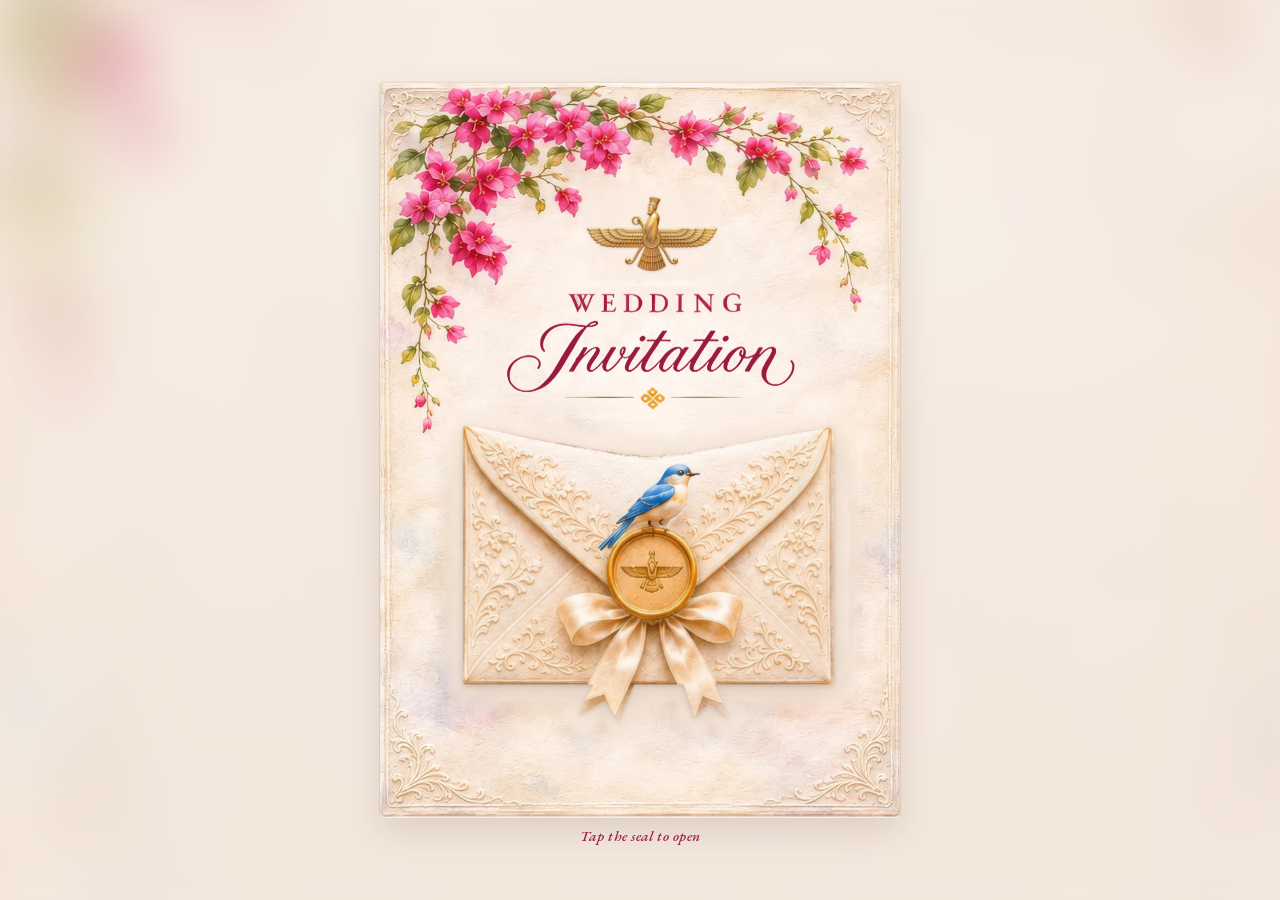
<file: index.html>
<!doctype html>
<html lang="en">
<head>
  <meta charset="utf-8">
  <meta name="viewport" content="width=device-width, initial-scale=1, viewport-fit=cover">
  <meta name="theme-color" content="#f4ebe2">
  <meta name="description" content="Naazlina and Zarir Patwa invite you to the wedding of Rukhshana with Ruzbeh on Friday, 26 February 2027, 6 PM, Albless Baug, Mumbai.">
  <meta name="referrer" content="no-referrer">
  <meta property="og:title" content="Rukhshana &amp; Ruzbeh · Wedding Invitation">
  <meta property="og:description" content="Friday, 26 February 2027 · 6 PM · Albless Baug, Mumbai">
  <meta property="og:type" content="website">
  <meta property="og:url" content="https://ruzbeh.github.io/rukhshana-ruzbeh/">
  <meta property="og:image" content="https://ruzbeh.github.io/rukhshana-ruzbeh/assets/og-main.jpg">
  <meta property="og:image:width" content="1200">
  <meta property="og:image:height" content="630">
  <meta property="og:image:alt" content="Rukhshana with Ruzbeh, wedding invitation, Friday 26 February 2027, Mumbai">
  <meta name="twitter:card" content="summary_large_image">
  <title>Rukhshana &amp; Ruzbeh</title>
  <link rel="icon" href="data:,">
    <link rel="preload" href="assets/fonts/EBGaramond.woff2" as="font" type="font/woff2" crossorigin>
  <link rel="preload" href="assets/fonts/EBGaramond-Italic.woff2" as="font" type="font/woff2" crossorigin>
  <link rel="preload" href="assets/art/bluebird/cover.webp?v=bluebird-6" as="image">
  <link rel="stylesheet" href="styles.css?v=bluebird-4">
  <link rel="stylesheet" href="card-layout.css?v=bluebird-4">
  <link rel="stylesheet" href="rsvp.css?v=bluebird-4">
  <link rel="stylesheet" href="parents-handover.css?v=bluebird-4">
  <link rel="stylesheet" href="real-flowers.css?v=bluebird-4">
  <link rel="stylesheet" href="bluebird.css?v=bluebird-6">
  <link rel="stylesheet" href="bluebird-art.css?v=bluebird-20">
  <link rel="stylesheet" href="bluebird-rsvp.css?v=rsvp-2">
  <script src="app.js?v=bluebird-20" defer></script>
</head>
<body class="is-sealed theme-bluebird" data-handover="off" data-page-guide="off">

  <div class="table" aria-hidden="true"></div>

  <div class="sealed" id="sealed">
    <div class="petals petals--far" id="petals-far" aria-hidden="true"></div>

    <div class="cover-card" id="cover-card">
      <img class="cover-art" src="assets/art/bluebird/cover.webp?v=bluebird-6" alt="" draggable="false">

      <header class="sealed-head" id="sealed-head">
        <img class="sealed-emblem" src="assets/art/bluebird/farohar-gold.webp?v=bluebird-7" alt="" draggable="false">
        <p class="cover-wedding"><img src="assets/art/bluebird/word-wedding.webp?v=bluebird-6" alt="Wedding" draggable="false"></p>
        <h1 class="cover-invitation"><img src="assets/art/bluebird/word-invitation.webp?v=bluebird-4" alt="Invitation" draggable="false"></h1>
        <img class="cover-rule" src="assets/art/bluebird/cover-rule.webp?v=bluebird-6" alt="" draggable="false">
        <div class="sealed-names" aria-label="Rukhshana and Ruzbeh" hidden><span>Rukhshana</span><span>and</span><span>Ruzbeh</span></div>
      </header>

      <div class="env-wrap" id="env-wrap">
        <video class="parents-delivery" id="parents-delivery" muted playsinline preload="none" aria-label="The parents present your invitation" hidden><source type="video/mp4"></video>
        <button class="delivery-control" id="delivery-control" type="button" hidden>Skip handover</button>
        <img class="presenting-parents" id="presenting-parents" alt="" hidden>
        <button class="envelope" id="envelope" type="button" aria-label="Open your invitation">
          <span class="env-back" aria-hidden="true"></span>
          <span class="env-window" aria-hidden="true"><img class="env-letter" id="env-letter" fetchpriority="low" src="assets/art/bluebird/card-1.webp?v=bluebird-7" alt="" draggable="false"></span>
          <span class="env-front" aria-hidden="true"></span>
          <span class="env-glow" id="env-glow" aria-hidden="true"></span>
          <span class="env-sparkles" id="env-sparkles" aria-hidden="true"></span>
          <span class="env-flap" id="env-flap" aria-hidden="true">
            <span class="flap-face flap-face--front"></span>
            <span class="flap-face flap-face--back"></span>
          </span>
          <span class="env-seal" id="env-seal" aria-hidden="true"><img src="assets/art/bluebird/env-seal.webp?v=bluebird-6" alt="" draggable="false"><i class="seal-tap-ripple"></i></span>
          <span class="env-bird" id="env-bird" aria-hidden="true"><img src="assets/art/bluebird/env-bird.webp?v=bluebird-6" alt="" draggable="false"><span class="bird-flight"></span></span>
        </button>
      </div>

      <p class="env-to" aria-live="polite">
        <span class="env-title" hidden>Wedding invite</span>
        <span class="env-for" id="env-for" hidden>specially for</span>
        <span class="env-name" id="env-name">Rukhshana &amp; Ruzbeh</span>
      </p>

      <div class="tap-hint" id="tap-hint" aria-hidden="true"><span class="seal-pointer">Tap the seal to open</span></div>
    </div>

    <div class="petals petals--near" id="petals-near" aria-hidden="true"></div>
    <div class="flock" id="flock" aria-hidden="true"></div>
  </div>

  <button class="chip chip--ghost opening-skip" id="skip-opening" type="button" hidden>Skip intro</button>

  <div class="film-screen" id="film-screen" hidden>
    <video id="story-video" playsinline muted preload="none" poster="assets/story-mobile-poster-wc4.jpg" aria-label="Our story: Rukhshana, Ruzbeh, and the road they are taking together">
      <source id="story-source" src="assets/our-story-mobile-wc7.mp4" type="video/mp4">
    </video>
    <div class="film-controls">
      <button class="chip chip--ghost" id="sound-toggle" type="button" aria-pressed="true">♪ Sound on</button>
      <button class="chip chip--ghost" id="skip-film" type="button">Skip</button>
    </div>
  </div>

  <main class="stage" id="stage" aria-label="Wedding invitation">
    <div class="card-sparkles" id="card-sparkles" aria-hidden="true"></div>
    <p class="card-surprise" id="card-surprise" role="status" aria-live="polite" hidden></p>
    <div class="book" id="book" tabindex="0" aria-roledescription="carousel" aria-label="The invitation card, four pages. Swipe or use keyboard arrow keys to turn.">

      <div class="leaf" data-page="1" style="--i:0">
        <div class="face face--front">
          <section class="page print-page" aria-label="Page 1 of 4">
            <div class="print-canvas print-invitation">
              <img class="print-frame" fetchpriority="low" decoding="async" src="assets/art/bluebird/frame-names.webp?v=bluebird-7" alt="" draggable="false">
              <span class="page-bird page-bird--1" aria-hidden="true"><img src="assets/art/bluebird/env-bird.webp?v=bluebird-6" alt="" draggable="false"><span class="bird-flight"></span></span>
              <button class="print-emblem card-luck" type="button" aria-label="Gold Farohar — a little wedding surprise"><img src="assets/art/bluebird/farohar-gold.webp?v=bluebird-7" alt="" draggable="false"></button>
              <p class="print-intro"><span class="print-host-names">Naazlina and Zarir Patwa</span><span class="print-invite-line">invite <span id="p-guest">you</span> to share their joy</span><span class="print-celebrate">as they celebrate the wedding</span> <span class="print-of">of their daughter</span></p>
              <h1 class="print-name print-name--bride"><img src="assets/art/bluebird/word-rukhshana.webp?v=bluebird-4" alt="Rukhshana" draggable="false"></h1>
              <p class="print-and"><span aria-hidden="true"></span>with<span aria-hidden="true"></span></p>
              <h1 class="print-name print-name--groom"><img src="assets/art/bluebird/word-ruzbeh.webp?v=bluebird-4" alt="Ruzbeh" draggable="false"></h1>
              <p class="print-parents"><span class="print-parent-label">son of</span> <span class="print-parent-names">Aban and Soli Irani</span></p>
            </div>
          </section>
        </div>
      </div>

      <div class="leaf" data-page="2" style="--i:1">
        <div class="face face--front">
          <section class="page print-page" aria-label="Page 2 of 4">
            <div class="print-canvas print-details">
              <img class="print-frame" fetchpriority="low" decoding="async" src="assets/art/bluebird/frame-venue.webp?v=bluebird-10" alt="Watercolour of Albless Baug framed by bougainvillea and hydrangeas." draggable="false">
              <span class="page-bird page-bird--2" aria-hidden="true"><img src="assets/art/bluebird/env-bird.webp?v=bluebird-6" alt="" draggable="false"><span class="bird-flight"></span></span>
              <button class="print-emblem card-luck" type="button" aria-label="Gold Farohar — a little wedding surprise"><img src="assets/art/bluebird/farohar-gold.webp?v=bluebird-7" alt="" draggable="false"></button>
              <a class="print-when" draggable="false" href="assets/wedding.ics" download="Rukhshana-and-Ruzbeh-wedding.ics" aria-label="Friday, 26 February 2027 at 6 PM. Add to calendar">
                <span class="print-when-day">
                  <svg class="print-icon" viewBox="0 0 24 24" aria-hidden="true"><rect x="3.5" y="5" width="17" height="15.5" rx="1.6"/><path d="M3.5 9.6h17M8 3v4M16 3v4"/></svg>
                  <span class="print-day">Friday,</span>
                  <span class="print-date">26 February 2027</span>
                </span>
                <span class="print-when-rule" aria-hidden="true"></span>
                <span class="print-when-time">
                  <svg class="print-icon" viewBox="0 0 24 24" aria-hidden="true"><circle cx="12" cy="12" r="8.6"/><path d="M12 7v5.4l3.4 2"/></svg>
                  <time class="print-time" datetime="2027-02-26T18:00:00+05:30">At 6 PM</time>
                </span>
              </a>
              <p class="print-parsi-date" aria-label="Shahenshahi Parsi date: Roj Meher, Mah Meher, 1396 Yazdezardi">Roj Meher · Mah Meher · 1396 Y.Z.</p>
              <a class="print-where" draggable="false" href="https://www.google.com/maps/place/Albless+Baug/@18.953686,72.8177563,17z/data=!3m1!4b1!4m6!3m5!1s0x3be7ce10720809ad:0x56cddf22df4ffea0!8m2!3d18.953686!4d72.8177563!16s%2Fg%2F11j007p5cn" target="_blank" rel="noopener noreferrer" aria-label="Albless Baug, Charni Road East, Mumbai. Open in Google Maps">
                <span class="print-venue">Albless Baug</span>
                <span class="print-address">Charni Road East, Mumbai</span>
              </a>
              <span class="gold-rule print-details-rule" aria-hidden="true"><i></i></span>
              <p class="print-cocktails">Followed by cocktails and dinner</p>
            </div>
          </section>
        </div>
      </div>

      <div class="leaf" data-page="3" style="--i:2">
        <div class="face face--front">
          <section class="page print-page" id="families" aria-label="Page 3 of 4">
            <div class="print-canvas print-families">
              <img class="print-frame" fetchpriority="low" decoding="async" src="assets/art/bluebird/frame-families.webp?v=bluebird-10" data-groom-src="assets/art/bluebird/frame-families-groom.webp?v=bluebird-7" alt="Watercolour of the silver ses tray with flowers." draggable="false">
              <span class="page-bird page-bird--3" aria-hidden="true"><img src="assets/art/bluebird/env-bird.webp?v=bluebird-6" alt="" draggable="false"><span class="bird-flight"></span><img class="bird-blossom" src="assets/art/bluebird/blossom.webp?v=bluebird-11" alt="" draggable="false"></span>
              <img class="fall-petal fall-petal--1" src="assets/art/bluebird/petal-1.webp?v=bluebird-11" alt="" draggable="false">
              <img class="fall-petal fall-petal--2" src="assets/art/bluebird/petal-2.webp?v=bluebird-11" alt="" draggable="false">
              <img class="fall-petal fall-petal--3" src="assets/art/bluebird/petal-3.webp?v=bluebird-11" alt="" draggable="false">
              <img class="fall-petal fall-petal--4" src="assets/art/bluebird/petal-4.webp?v=bluebird-11" alt="" draggable="false">
              <button class="print-emblem card-luck" type="button" aria-label="Gold Farohar — a little wedding surprise"><img src="assets/art/bluebird/farohar-gold.webp?v=bluebird-7" alt="" draggable="false"></button>
              <h2 class="print-heading print-heading--blessings"><img src="assets/art/bluebird/word-blessings.webp?v=bluebird-4" alt="Blessings" draggable="false"></h2>
              <span class="gold-rule print-flourish print-flourish--blessings" aria-hidden="true"><i></i></span>
              <ul class="print-people print-people--blessings">
                <li class="person">Jamshed Patwa</li>
                <li class="person">Banoo &amp; Rumi Mody</li>
                <li class="person">Freny &amp; Sohrab Patwa</li>
                <li class="person">Piroja &amp; Behram Baria</li>
                <li class="person">Nariosang Navroje</li>
              </ul>
              <h2 class="print-heading print-heading--compliments"><img src="assets/art/bluebird/word-compliments.webp?v=bluebird-4" alt="Compliments" draggable="false"></h2>
              <span class="gold-rule print-flourish print-flourish--compliments" aria-hidden="true"><i></i></span>
              <ul class="print-people print-people--compliments">
                <li class="person">Goolcher &amp; Cyrus Patwa</li>
                <li class="person">Jamshed &amp; Meherzin Patwa</li>
                <li class="person">Xerxes Mody</li>
              </ul>
            </div>
          </section>
        </div>
      </div>

      <div class="leaf" data-page="4" style="--i:3">
        <div class="face face--front">
          <section class="page page--rsvp" id="rsvp" aria-label="Page 4 of 4">
            
            <div class="rs-masthead"><img class="rs-card-emblem" src="assets/art/bluebird/farohar-gold.webp?v=bluebird-7" alt="" draggable="false"><span>Rukhshana &amp; Ruzbeh</span></div>
            <div class="rs-progress" aria-label="RSVP progress"><span class="is-current">Reply</span><span>Guests</span><span>Meals</span></div>
            <h2 class="p-rsvp-head" id="rs-heading" tabindex="-1">Will you join us?</h2>
            <span class="gold-rule rs-rule" aria-hidden="true"><i></i></span>
            <p id="party-reaction" class="party-reaction" role="status" aria-live="polite" aria-atomic="true" hidden></p>
            <p id="rs-subtitle" class="rs-subtitle">The best part of our day? Sharing it with you.</p>
            <form id="rsvp-form" class="p-form" novalidate>
              <section class="rs-step" data-step="0" aria-label="Your reply">
                <label class="rsvp-field"><span>Your name or family</span><input id="rsvp-name" name="name" type="text" maxlength="100" autocomplete="name" placeholder="The name on your invitation" required></label>
              <div class="p-choices" role="radiogroup" aria-label="Will you be attending?">
                <label class="p-choice"><input type="radio" name="attending" value="yes" required><svg class="attendance-icon" viewBox="0 0 24 24" aria-hidden="true"><path d="M6 9a6 6 0 0 1 12 0c0 7 3 7 3 9H3c0-2 3-2 3-9ZM10 21h4M12 1v2M2 5 4 7M22 5l-2 2"/></svg><span><b>We’ll be there</b><small>Count us in</small></span></label>
                <label class="p-choice"><input type="radio" name="attending" value="no" required><svg class="attendance-icon" viewBox="0 0 24 24" aria-hidden="true"><path d="M20.8 4.6a5.5 5.5 0 0 0-7.8 0l-1 1-1-1a5.5 5.5 0 0 0-7.8 7.8L12 21l8.8-8.6a5.5 5.5 0 0 0 0-7.8Z"/></svg><span><b>Can’t make it</b><small>Sending our love</small></span></label>
              </div>
              <figure class="rs-couple"><img fetchpriority="low" decoding="async" src="assets/art/bluebird/couple-cafe.webp?v=bluebird-13" alt="Rukhshana and Ruzbeh at a little cafe table, coffee for him and matcha for her" draggable="false"><span class="page-bird page-bird--4" aria-hidden="true"><img src="assets/art/bluebird/env-bird.webp?v=bluebird-6" alt="" draggable="false"><span class="bird-flight"></span></span></figure>
              </section>
              <section class="rs-step" data-step="1" aria-label="Your party" hidden>
                <div class="p-more" id="attending-fields">
                <div class="seat-preview">
                  <div class="seat-pips" id="table-people" aria-hidden="true"></div>
                  <p id="seat-summary" role="status" aria-live="polite" aria-atomic="true">1 guest joining the celebration</p>
                </div>
                <div class="p-count"><span id="seat-label">Guests<small>Including children</small></span><div class="seat-stepper"><button id="seat-remove" type="button" aria-label="Remove a guest">−</button><input id="rsvp-count" name="partySize" type="number" min="1" max="20" step="1" inputmode="numeric" value="1" aria-labelledby="seat-label"><button id="seat-add" type="button" aria-label="Add a guest">+</button></div></div>
                </div>
              </section>
              <section class="rs-step" data-step="2" aria-label="Guest names and meals" hidden>
                <div id="guest-tabs" class="guest-tabs" role="group" aria-label="Choose a guest"></div>
                <div id="rsvp-guests" class="rsvp-guests"></div>
              </section>
              <section class="rs-step" data-step="3" aria-label="Review your reply" hidden>
                <div class="rs-review"><span class="rs-review-heart" aria-hidden="true">♡</span><p id="rs-review-summary"></p><p id="rs-review-meals"></p></div>
                <label class="rsvp-field"><span>A note for us <small>optional</small></span><input id="rsvp-message" name="message" type="text" maxlength="300" placeholder="We can’t wait to celebrate…"></label>
              </section>
              <div class="rs-footer">
                <p class="p-error" id="rsvp-error" role="alert" hidden></p>
                <div class="rs-navigation"><button id="rs-back" class="rs-back" type="button" hidden>← Back</button><button id="rs-next" class="chip chip--primary" type="button">Next <span aria-hidden="true">→</span></button><button class="chip chip--primary" id="rsvp-submit" type="submit" hidden>Send our reply</button></div>
                <p class="rsvp-signoff">With love, Rukhshana &amp; Ruzbeh</p>
              </div>
            </form>
            <div class="p-done" id="rsvp-done" role="status" aria-live="polite" hidden>
              <p class="p-head p-head--sm" id="rsvp-done-title">Thank you</p>
              <p class="p-line" id="rsvp-done-text"></p>
              <pre class="p-copy" id="rsvp-copy" hidden></pre>
              <div class="p-actions" id="rsvp-done-actions"></div>
              <a class="original-invitation" href="assets/original-invitation.pdf" target="_blank" rel="noopener" hidden>View original invitation (PDF)</a>
            </div>
          </section>
        </div>
      </div>

    </div>
    <button class="deck-arrow deck-arrow--prev" id="deck-prev" type="button" aria-label="Previous page" aria-controls="book">‹</button>
    <button class="deck-arrow deck-arrow--next" id="deck-next" type="button" aria-label="Next page" aria-controls="book">›</button>
    <div class="topbar" hidden>
      <button class="bar-button" id="close-card" type="button" aria-label="Close the card">✕<span>Close</span></button>
      <button class="bar-button" id="story-button" type="button">▸<span>Our story</span></button>
    </div>
    <button class="turn-cue" id="turn-cue" type="button" aria-label="Turn to the next page"><span>Next page</span><svg viewBox="0 0 24 24" aria-hidden="true"><path d="M6 9.5l6 6 6-6"/></svg></button>
    <button class="turn-cue turn-cue--back" id="turn-back" type="button" aria-label="Back to the previous page"><svg viewBox="0 0 24 24" aria-hidden="true"><path d="M6 14.5l6-6 6 6"/></svg><span>Previous page</span></button>
    <div class="bottombar">
      <p class="swipe-hint" id="swipe-hint" aria-hidden="true">Swipe up or tap ↓ for the next page, swipe down to go back</p>
      <div class="bottombar-row">
        <div class="deck-dots" id="deck-dots" role="tablist" aria-label="Card pages"></div>
        <button hidden class="chip chip--primary bar-rsvp" id="rsvp-button" type="button">RSVP</button>
      </div>
    </div>
  </main>

  <div class="turn-upright" aria-hidden="true">
    <img class="turn-upright-emblem" src="assets/art/bluebird/farohar-gold.webp?v=bluebird-7" alt="">
    <p class="turn-upright-names">Rukhshana <i>with</i> Ruzbeh</p>
    <p class="caps">Please turn your phone upright</p>
  </div>

  <div class="guide-actor" id="guide-actor" aria-hidden="true" hidden><span class="guide-reach" id="guide-reach"></span><i class="guide-tap-ripple"></i></div>

  <audio id="score" src="assets/score.m4a?v=15" preload="none"></audio>
  <div class="sr-only" id="live" aria-live="polite"></div>
</body>
</html>
</file>
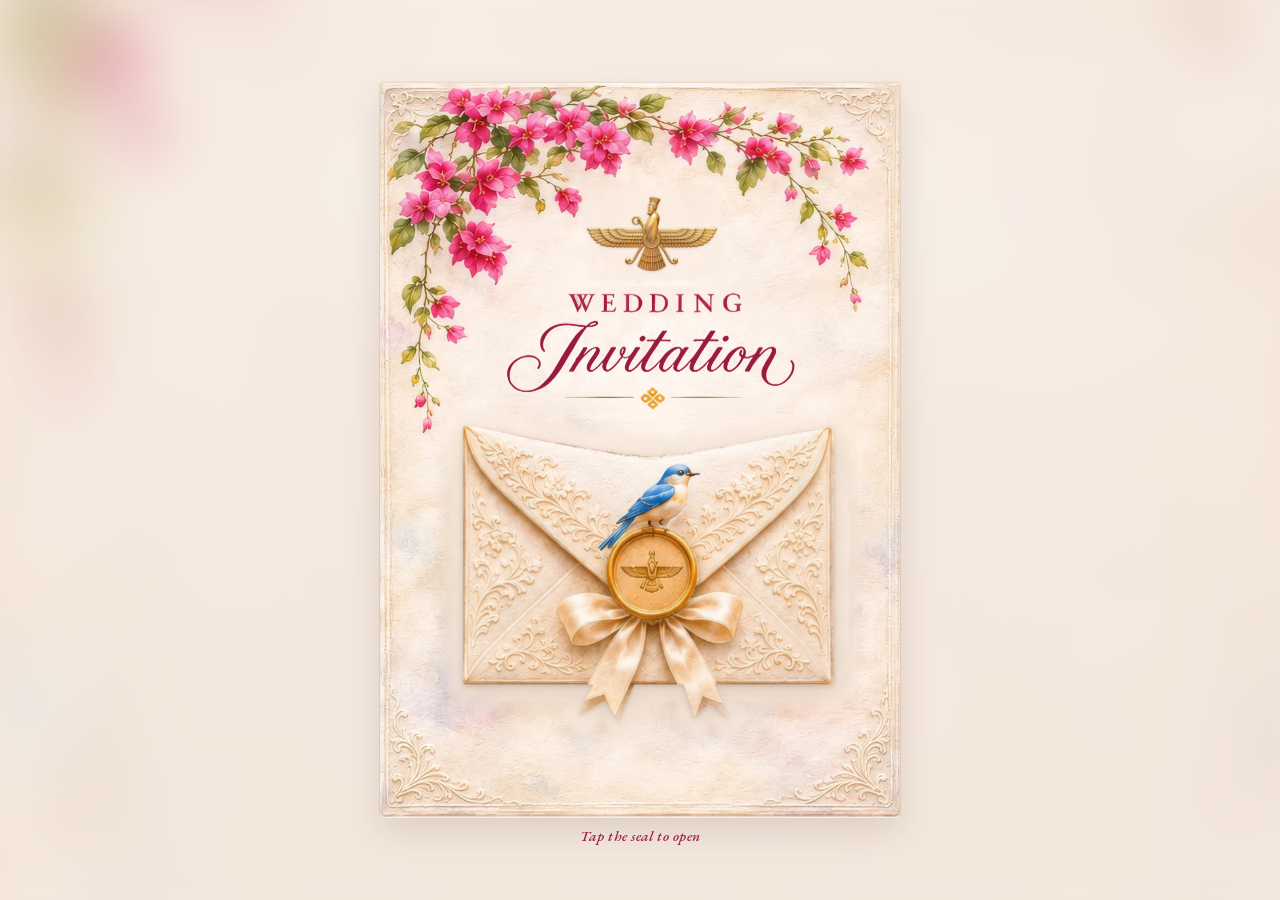
<file: bluebird/index.html>
<!doctype html>
<html lang="en">
<head>
<meta charset="utf-8">
<meta name="viewport" content="width=device-width, initial-scale=1">
<meta name="robots" content="noindex">
<title>Rukhshana &amp; Ruzbeh</title>
<script>location.replace('../' + location.search + location.hash);</script>
<meta http-equiv="refresh" content="0; url=../">
</head>
<body style="background:#f2e8df;font-family:Georgia,serif;text-align:center;padding:40px 16px">
<a href="../">Open the invitation</a>
</body>
</html>
</file>
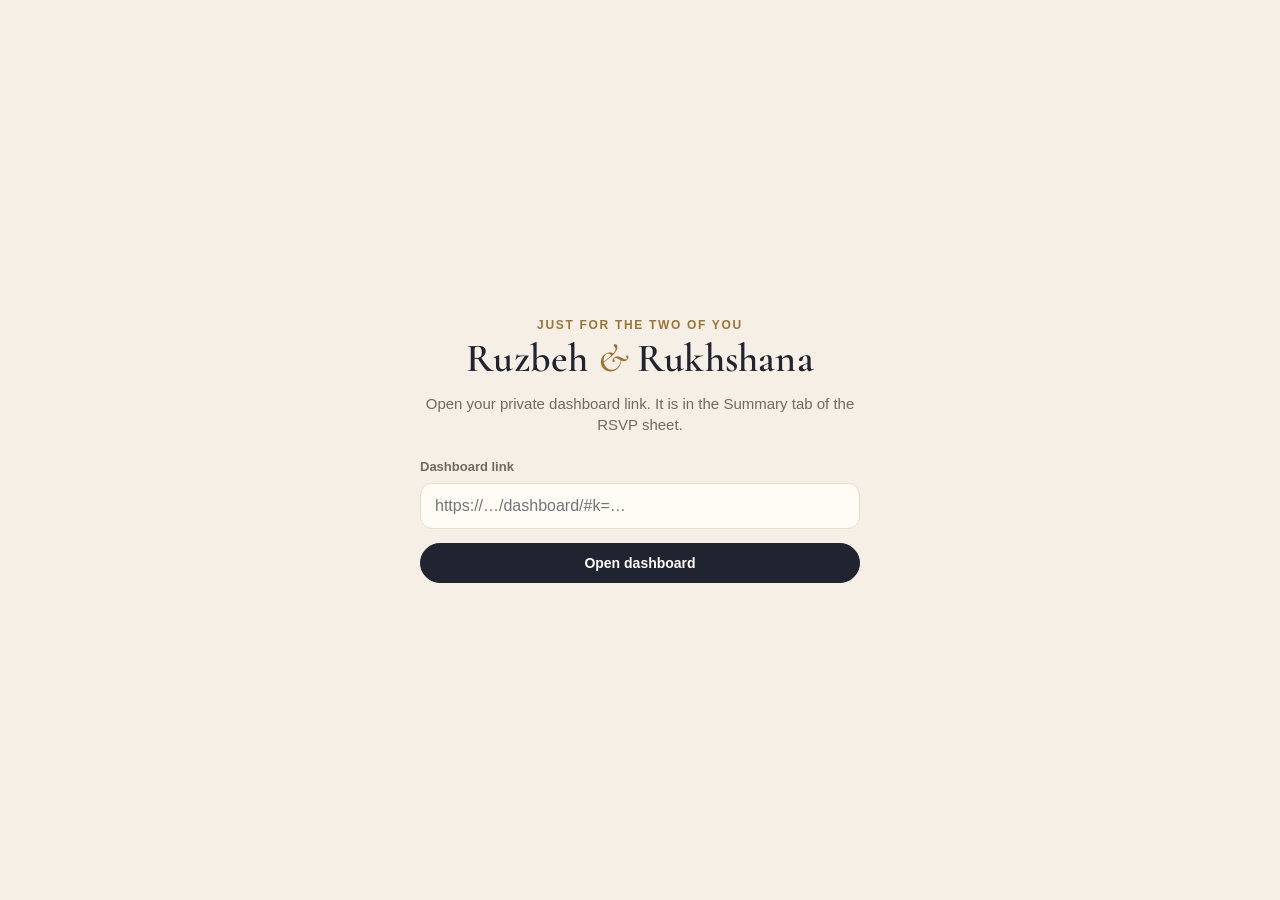
<file: dashboard/index.html>
<!doctype html>
<html lang="en">
<head>
  <meta charset="utf-8">
  <meta name="viewport" content="width=device-width, initial-scale=1, viewport-fit=cover">
  <meta name="robots" content="noindex, nofollow">
  <meta name="referrer" content="no-referrer">
  <meta name="color-scheme" content="light dark">
  <meta name="theme-color" content="#f5efe5" media="(prefers-color-scheme: light)">
  <meta name="theme-color" content="#14171d" media="(prefers-color-scheme: dark)">
  <meta name="apple-mobile-web-app-capable" content="yes">
  <meta name="apple-mobile-web-app-title" content="Our wedding">
  <meta name="apple-mobile-web-app-status-bar-style" content="default">
  <title>Our wedding · Ruzbeh &amp; Rukhshana</title>
  <link rel="icon" href="data:image/svg+xml,%3Csvg xmlns='http://www.w3.org/2000/svg' viewBox='0 0 64 64'%3E%3Crect width='64' height='64' rx='14' fill='%23f5efe5'/%3E%3Ctext x='32' y='43' font-family='Georgia,serif' font-size='30' text-anchor='middle' fill='%23a07a3c'%3ER%26R%3C/text%3E%3C/svg%3E">
  <link rel="preconnect" href="https://fonts.googleapis.com">
  <link rel="preconnect" href="https://fonts.gstatic.com" crossorigin>
  <link rel="stylesheet" href="https://fonts.googleapis.com/css2?family=Cormorant+Garamond:ital,wght@0,500;0,600;0,700;1,500&display=swap">
  <link rel="stylesheet" href="dashboard.css?v=2">
</head>
<body>
  <div class="demo-banner" id="demo-banner" hidden>Sample data · not your guests</div>

  <div class="shell" id="app" hidden>
    <header class="masthead">
      <div class="masthead-row">
        <div>
          <p class="countdown" id="countdown"></p>
          <h1 class="couple">Ruzbeh <span class="amp">&amp;</span> Rukhshana</h1>
        </div>
        <button class="icon-button" id="refresh" type="button" aria-label="Refresh from the sheet">
          <svg viewBox="0 0 24 24" aria-hidden="true"><path d="M19.5 12a7.5 7.5 0 1 1-2.2-5.3"/><path d="M19.5 4.5v4.8h-4.8"/></svg>
        </button>
      </div>
      <p class="updated" id="updated" aria-live="polite"></p>
    </header>

    <div class="sides-bar">
      <div class="sides" role="group" aria-label="Whose guests">
        <button type="button" data-side="all">Everyone</button>
        <button type="button" data-side="ruzbeh"><i class="dot dot--ruzbeh"></i>Ruzbeh</button>
        <button type="button" data-side="rukhshana"><i class="dot dot--rukhshana"></i>Rukhshana</button>
      </div>
    </div>

    <main id="main" tabindex="-1"></main>

    <nav class="tabs" aria-label="Sections">
      <button type="button" data-view="overview">
        <svg viewBox="0 0 24 24" aria-hidden="true"><path d="M4 4h7v9H4zM13 11h7v9h-7zM4 15h7v5H4zM13 4h7v5h-7z"/></svg>
        <span>Overview</span>
      </button>
      <button type="button" data-view="waiting">
        <svg viewBox="0 0 24 24" aria-hidden="true"><circle cx="12" cy="12" r="8.5"/><path d="M12 7.5V12l3 2"/></svg>
        <span>Waiting</span><b class="badge" id="badge-waiting" hidden></b>
      </button>
      <button type="button" data-view="replies">
        <svg viewBox="0 0 24 24" aria-hidden="true"><path d="M3.5 6h17v12h-17z"/><path d="m3.5 6.5 8.5 6.5 8.5-6.5"/></svg>
        <span>Replies</span>
      </button>
      <button type="button" data-view="gifts">
        <svg viewBox="0 0 24 24" aria-hidden="true"><path d="M4.5 11h15v9h-15zM3.5 7.5h17V11h-17zM12 7.5V20"/><path d="M12 7.5C10.5 4.5 7 4 7 6s2.5 1.5 5 1.5zm0 0c1.5-3 5-3.5 5-1.5s-2.5 1.5-5 1.5z"/></svg>
        <span>Gifts</span><b class="badge" id="badge-gifts" hidden></b>
      </button>
    </nav>
  </div>

  <section class="connect" id="connect" hidden>
    <div class="connect-card">
      <p class="countdown">Just for the two of you</p>
      <h1 class="couple">Ruzbeh <span class="amp">&amp;</span> Rukhshana</h1>
      <p class="connect-text" id="connect-text">Open your private dashboard link. It is in the Summary tab of the RSVP sheet.</p>
      <form id="connect-form" class="connect-form">
        <label class="field">
          <span>Dashboard link</span>
          <input id="connect-key" name="key" type="text" autocomplete="off" autocapitalize="off" spellcheck="false" placeholder="https://…/dashboard/#k=…" required>
        </label>
        <label class="field" id="connect-endpoint-field" hidden>
          <span>Web app URL</span>
          <input id="connect-endpoint" name="endpoint" type="url" autocomplete="off" autocapitalize="off" spellcheck="false" placeholder="https://script.google.com/macros/s/…/exec">
        </label>
        <button class="button button--primary" type="submit">Open dashboard</button>
      </form>
    </div>
  </section>

  <dialog class="sheet" id="gift-dialog" aria-labelledby="gift-title">
    <form method="dialog" id="gift-form" class="sheet-body">
      <div class="sheet-head">
        <h2 id="gift-title">Add a gift</h2>
        <button class="icon-button" type="button" id="gift-close" aria-label="Close">
          <svg viewBox="0 0 24 24" aria-hidden="true"><path d="M6 6l12 12M18 6 6 18"/></svg>
        </button>
      </div>
      <label class="field">
        <span>From</span>
        <input name="from" list="gift-names" autocomplete="off" required maxlength="200" placeholder="Who gave it">
      </label>
      <label class="field">
        <span>Gift</span>
        <input name="gift" autocomplete="off" maxlength="200" placeholder="Envelope, silver frame…">
      </label>
      <label class="field field--amount">
        <span>Amount <small>(if cash)</small></span>
        <input name="amount" inputmode="numeric" autocomplete="off" maxlength="12" placeholder="₹">
      </label>
      <label class="field">
        <span>Note</span>
        <input name="note" autocomplete="off" maxlength="500" placeholder="Anything to mention in the thank-you">
      </label>
      <label class="toggle">
        <input type="checkbox" name="thanked">
        <span>Thank-you sent</span>
      </label>
      <p class="form-error" id="gift-error" role="alert" hidden></p>
      <div class="sheet-actions">
        <button class="button button--quiet" type="button" id="gift-delete" hidden>Delete</button>
        <button class="button button--primary" type="submit" id="gift-save">Save</button>
      </div>
    </form>
  </dialog>
  <datalist id="gift-names"></datalist>

  <div class="toast" id="toast" role="status" aria-live="polite" hidden></div>

  <script src="dashboard.js?v=3"></script>
</body>
</html>
</file>
<file: styles.css>
@font-face{font-family:"Card Script";src:url("assets/fonts/PinyonScript-Regular.woff2") format("woff2"),url("assets/fonts/PinyonScript-Regular.ttf") format("truetype");font-weight:400;font-style:normal;font-display:swap}
@font-face{font-family:"Card Serif";src:url("assets/fonts/CormorantGaramond.woff2") format("woff2"),url("assets/fonts/CormorantGaramond.ttf") format("truetype");font-weight:300 700;font-style:normal;font-display:swap}
@font-face{font-family:"Card Serif";src:url("assets/fonts/CormorantGaramond-Italic.woff2") format("woff2"),url("assets/fonts/CormorantGaramond-Italic.ttf") format("truetype");font-weight:300 700;font-style:italic;font-display:swap}

:root{
  --paper:#fbe9e6;
  --paper-deep:#f4d7d3;
  --card-paper:#fbeeec;
  --cream:#fff7f2;
  --ink:#1c2c5b;
  --gold:#b48d4c;
  --gold-dark:#765424;
  --gold-light:#e6cf9c;
  --muted:#7a6670;
  --line:#e6cbc2;
  --script:"Card Script","Snell Roundhand","Apple Chancery",cursive;
  --serif:"Card Serif","Cormorant Garamond",Garamond,Baskerville,Georgia,serif;
  --stage-w:min(100vw - 24px,(100svh - 96px) * 0.708,460px);
  --env-w:min(88vw,420px,max(160px,(100svh - 330px) * 1.42));
  --grain:url("data:image/svg+xml;utf8,<svg xmlns='http://www.w3.org/2000/svg' width='180' height='180'><filter id='n'><feTurbulence type='fractalNoise' baseFrequency='.85' numOctaves='2' stitchTiles='stitch'/><feColorMatrix values='0 0 0 0 0.45 0 0 0 0 0.25 0 0 0 0 0.2 0 0 0 .55 0'/></filter><rect width='180' height='180' filter='url(%23n)'/></svg>");
}

*{box-sizing:border-box}
html{-webkit-text-size-adjust:100%;height:100%}
body{
  margin:0;height:100svh;overflow:hidden;color:var(--ink);background:var(--paper);
  background-image:radial-gradient(ellipse at 20% 10%,#fff4ef 0,transparent 55%),radial-gradient(ellipse at 85% 90%,#f8dcd8 0,transparent 55%);
  font-family:var(--serif);font-size:18px;line-height:1.5;font-weight:600;
  -webkit-font-smoothing:antialiased;-moz-osx-font-smoothing:grayscale;
}
img,video{display:block;max-width:100%}
button{font:inherit;color:inherit;cursor:pointer;-webkit-tap-highlight-color:transparent}
a{color:inherit;-webkit-tap-highlight-color:transparent}
h1,h2,h3,p,figure,ul{margin:0}
[hidden]{display:none!important}
:focus-visible{outline:2px solid var(--gold);outline-offset:3px}
.sr-only{position:absolute;width:1px;height:1px;margin:-1px;padding:0;overflow:hidden;clip:rect(0,0,0,0);white-space:nowrap;border:0}

.caps{font-family:var(--serif);font-weight:700;font-size:13px;letter-spacing:.26em;text-transform:uppercase;color:var(--gold-dark);margin:0 0 10px}

.chip{display:inline-flex;align-items:center;justify-content:center;gap:8px;min-height:44px;padding:10px 20px;border:1px solid var(--gold);border-radius:999px;background:var(--cream);color:var(--ink);font-family:var(--serif);font-weight:600;font-size:15px;letter-spacing:.05em;text-decoration:none;transition:background .2s,transform .2s,opacity .3s}
.chip:hover{background:#fff}
.chip:active{transform:scale(.97)}
.chip--primary{background:var(--ink);color:var(--cream);border-color:var(--ink)}
.chip--primary:hover{background:#27397a}
.chip--ghost{background:rgba(255,247,242,.82);backdrop-filter:blur(6px);-webkit-backdrop-filter:blur(6px);font-size:14px;min-height:38px;padding:8px 14px;border-color:rgba(180,141,76,.6)}
.chip--small{min-height:38px;padding:7px 16px;font-size:max(13.5px,calc(3.6 * var(--u)))}

/* ---------- table behind the card ---------- */
.table{position:fixed;inset:0;z-index:0;pointer-events:none}
.table-art{position:absolute;left:50%;transform:translateX(-50%);width:min(1500px,150vw);height:auto;opacity:.5;display:none}
.table-art--top{top:-8px}
.table-art--bottom{bottom:-8px}
.table-corner{position:absolute;bottom:0;width:min(40vw,210px);height:auto;opacity:.5}
.table-corner--bl{left:0}
.table-corner--br{right:0}

/* ---------- sealed envelope scene ---------- */
.sealed{
  position:fixed;inset:0;z-index:50;display:flex;flex-direction:column;align-items:center;justify-content:center;gap:clamp(12px,2.6svh,26px);
  padding:calc(14px + env(safe-area-inset-top)) 20px calc(14px + env(safe-area-inset-bottom));
  background:var(--paper);
  background-image:radial-gradient(ellipse at 30% 15%,#fff6f1 0,transparent 55%),radial-gradient(ellipse at 80% 95%,#f6d6d2 0,transparent 50%);
  overflow:hidden;text-align:center;perspective:1200px;
}
.sealed::before{content:"";position:absolute;inset:0;background-image:var(--grain);opacity:.07;mix-blend-mode:multiply;pointer-events:none}
.depth{position:absolute;inset:0;pointer-events:none}
.float{position:absolute;height:auto;will-change:transform;filter:drop-shadow(0 10px 14px rgba(120,50,70,.14))}
.float--tl{left:-4%;top:-2%;width:min(52vw,300px)}
.float--tr{right:-5%;top:-3%;width:min(54vw,310px)}
.float--bl{left:-3%;bottom:-2%;width:min(46vw,270px)}
.float--br{right:-3%;bottom:-2%;width:min(46vw,270px)}
@media (max-height:720px){.float--bl,.float--br{width:min(46vw,270px,20svh)}}
.float--petals{right:4%;top:18%;width:min(28vw,150px);opacity:.9}
.sealed-head{position:relative;z-index:2;transition:opacity .6s ease;will-change:transform;display:flex;flex-direction:column;align-items:center}
.sealed-emblem{width:clamp(86px,26vw,128px);height:auto;margin-bottom:10px;filter:drop-shadow(0 6px 10px rgba(120,80,20,.18))}
.sealed-names{width:min(66vw,300px);height:auto;margin:2px 0 6px}
@media (max-width:400px){.sealed-head .caps{letter-spacing:.18em}}
@media (max-width:340px){.sealed-head .caps{font-size:12px;letter-spacing:.12em}}
.sealed-head .sealed-date{margin:0;font-size:clamp(12.5px,4vw,17px);letter-spacing:.12em;white-space:nowrap;font-variant-numeric:lining-nums;color:#5a3d15;text-shadow:0 1px 0 rgba(255,250,246,.7)}
.petals{position:absolute;inset:0;pointer-events:none;overflow:hidden}
.petals--far{z-index:1}
.petals--near{z-index:6}
.petal{position:absolute;top:-8%;left:var(--x);width:var(--size);height:calc(var(--size) * 1.3);border-radius:100% 0 100% 0;background:linear-gradient(135deg,#fbc4d3,#e76f9f);opacity:.8;animation:fall var(--dur) linear var(--delay) infinite;will-change:transform}
.petals--near .petal{filter:blur(.6px);opacity:.75}
@keyframes fall{
  0%{transform:translate(0,0) rotate(0deg)}
  50%{transform:translate(var(--sway),55vh) rotate(170deg)}
  100%{transform:translate(calc(var(--sway) * -.6),115vh) rotate(360deg)}
}

.env-wrap{position:relative;z-index:3;perspective:1100px;will-change:transform}
.envelope{
  position:relative;display:block;width:var(--env-w);aspect-ratio:1.42;
  padding:0;border:0;background:transparent;container-type:inline-size;perspective:1100px;--e:1cqw;
  filter:drop-shadow(0 26px 30px rgba(96,48,52,.30)) drop-shadow(0 4px 6px rgba(96,48,52,.12));
}
.envelope:disabled{cursor:default}
.env-back{position:absolute;inset:0;z-index:1;border-radius:6px;background:#efd3cb url("assets/art/liner.webp") center top/cover no-repeat;box-shadow:inset 0 0 0 1px rgba(180,141,76,.45)}
.env-window{position:absolute;left:7%;right:7%;top:-250%;bottom:0;z-index:2;overflow:hidden;pointer-events:none}
.env-letter{position:absolute;left:0;top:73.14%;width:100%;height:auto;border:1px solid rgba(180,141,76,.35);box-shadow:0 -6px 18px rgba(90,40,40,.16);user-select:none;-webkit-user-select:none;will-change:transform}
.env-front{position:absolute;inset:0;z-index:3;background:linear-gradient(168deg,#fae4dc 0%,#f3d3c9 55%,#ecc7bc 100%);clip-path:polygon(0 0,50% 48%,100% 0,100% 100%,0 100%);border-radius:0 0 6px 6px}
.env-front::before{content:"";position:absolute;inset:0;background-image:var(--grain);opacity:.09;mix-blend-mode:multiply}
.env-front::after{content:"";position:absolute;inset:0;background:linear-gradient(180deg,rgba(255,255,255,.22),rgba(190,140,125,.16));clip-path:polygon(0 100%,50% 56%,100% 100%)}
.env-creases{position:absolute;inset:0;width:100%;height:100%;z-index:4;pointer-events:none}
.env-glow{position:absolute;left:50%;top:46%;width:150%;aspect-ratio:1;z-index:5;pointer-events:none;opacity:0;transform:translate(-50%,-52%) scale(.35);background:radial-gradient(circle,rgba(255,236,170,1) 0,rgba(255,206,120,.75) 22%,rgba(255,186,105,.35) 42%,rgba(255,180,100,0) 64%);filter:blur(5px);will-change:transform,opacity}
.env-sparkles{position:absolute;left:50%;top:44%;width:0;height:0;z-index:6;pointer-events:none}
.env-sparkles i{position:absolute;left:0;top:0;width:var(--s,7px);height:var(--s,7px);margin:calc(var(--s,7px) / -2);border-radius:50%;background:radial-gradient(circle,#fff6d6 0,#f3c452 55%,#d9a132 100%);box-shadow:0 0 7px 1px rgba(255,205,90,.9);opacity:0;transform:translate(0,0) scale(.2);will-change:transform,opacity}
.env-sparkles i.star{border-radius:0;clip-path:polygon(50% 0,62% 38%,100% 50%,62% 62%,50% 100%,38% 62%,0 50%,38% 38%);box-shadow:none;background:linear-gradient(#fff2c4,#e8b645)}
.env-sparkles.is-burst i{animation:sparkle var(--dur,1.1s) cubic-bezier(.2,.7,.3,1) var(--delay,0s) forwards}
@keyframes sparkle{
  0%{opacity:0;transform:translate(0,0) scale(.2)}
  18%{opacity:1;transform:translate(calc(var(--tx) * .25),calc(var(--ty) * .25)) scale(1.1)}
  100%{opacity:0;transform:translate(var(--tx),var(--ty)) scale(.6)}
}
.env-flap{position:absolute;left:0;top:0;width:100%;height:51.5%;z-index:7;transform-origin:50% 0;transform-style:preserve-3d;will-change:transform,opacity}
.flap-face{position:absolute;inset:0;clip-path:polygon(0 0,100% 0,50% 100%);backface-visibility:hidden;-webkit-backface-visibility:hidden;border-radius:6px 6px 0 0}
.flap-face--front{background:linear-gradient(180deg,#fbe6dc,#f1cfc3)}
.flap-face--front::before{content:"";position:absolute;inset:0;background-image:var(--grain);opacity:.09;mix-blend-mode:multiply}
.flap-face--front::after{content:"";position:absolute;inset:0;background:linear-gradient(180deg,rgba(255,255,255,.28),transparent 60%)}
.flap-face--front svg{position:absolute;inset:0;width:100%;height:100%}
.flap-face--back{transform:rotateX(180deg);background:#efd3cb url("assets/art/liner.webp") center top/cover no-repeat}
.flap-face--back::after{content:"";position:absolute;inset:0;box-shadow:inset 0 -18px 24px rgba(120,60,60,.18)}
.env-seal{position:absolute;left:50%;top:42%;z-index:8;width:31%;aspect-ratio:716/713;transform:translate(-50%,-50%);display:block;will-change:transform,opacity}
.env-seal img{display:block;width:100%;height:100%;filter:drop-shadow(0 1px 1px rgba(90,55,20,.45)) drop-shadow(0 5px 9px rgba(90,55,20,.3))}
.env-to{position:absolute;left:7%;right:7%;top:66%;bottom:3%;z-index:4;display:flex;flex-direction:column;align-items:center;justify-content:flex-start;gap:calc(.3 * var(--e))}
.env-for{font-family:var(--serif);font-style:italic;font-weight:600;font-size:calc(4.2 * var(--e));line-height:1.1;letter-spacing:.02em;margin:0;color:var(--gold-dark)}
.env-name{font-family:var(--script);font-size:calc(9 * var(--e));line-height:1.1;color:var(--ink);overflow-wrap:anywhere;max-width:100%}
.env-name.is-guest{font-family:var(--serif);font-style:italic;font-weight:700;font-size:calc(7.4 * var(--e));line-height:1.12;letter-spacing:.01em}
.env-name.is-long{font-size:calc(5.6 * var(--e));text-wrap:balance}
.env-rule{width:38%;height:auto;margin-top:calc(.6 * var(--e));opacity:.9}
.tap-hint{position:relative;z-index:2;font-size:14px;font-weight:700;letter-spacing:.24em;text-transform:uppercase;color:var(--gold-dark);margin:0;animation:pulse 2.4s ease-in-out infinite;transition:opacity .4s}
.tap-hint.is-hidden{animation:none;opacity:0}
@keyframes pulse{0%,100%{opacity:.45}50%{opacity:1}}

.flock{position:absolute;inset:0;z-index:60;pointer-events:none}
.bird{position:absolute;left:0;top:0;width:clamp(110px,32vw,190px);aspect-ratio:178/172;opacity:0;pointer-events:none;will-change:transform;--flap:.085s;--phase:0s;--sway:2deg}
.bird--lead{filter:drop-shadow(0 10px 14px rgba(80,40,70,.3))}
.bird--far{filter:blur(.6px)}
.bird img{position:absolute;inset:0;width:100%;height:100%}
.bird-body{transform-origin:62% 56%;animation:sway calc(var(--flap) * 7) ease-in-out var(--phase) infinite alternate}
.bird-wing{transform-origin:57% 50%;animation:flap var(--flap) cubic-bezier(.45,0,.55,1) var(--phase) infinite alternate}
.bird-wing--blur{opacity:.45;filter:blur(1.5px);animation-delay:calc(var(--phase) - var(--flap) / 2)}
@keyframes flap{from{transform:rotate(-26deg) scaleY(1.02)}to{transform:rotate(22deg) scaleY(.82)}}
@keyframes sway{from{transform:rotate(calc(var(--sway) * -1)) translateY(1%)}to{transform:rotate(var(--sway)) translateY(-1%)}}
.p-ses{position:absolute;left:3%;bottom:7%;width:72%;height:auto;z-index:1;pointer-events:none;will-change:transform;filter:drop-shadow(0 14px 18px rgba(120,60,70,.25)) drop-shadow(0 2px 3px rgba(120,60,70,.18))}
.flying-card{position:fixed;z-index:70;transform-origin:0 0;pointer-events:none;box-shadow:0 24px 60px rgba(80,30,40,.32);border-radius:4px;will-change:transform,clip-path}

/* ---------- our story, full screen ---------- */
.film-screen{position:fixed;inset:0;z-index:40;background:#17131a;opacity:0;transition:opacity .8s ease}
.film-screen.is-visible{opacity:1}
.film-screen video{position:absolute;inset:0;width:100%;height:100%;object-fit:cover;background:#17131a}
.film-screen[data-layout=landscape] video{object-fit:contain}
.film-controls{position:absolute;left:14px;right:14px;top:calc(14px + env(safe-area-inset-top));z-index:2;display:flex;justify-content:space-between;gap:8px}

/* ---------- the card ---------- */
.stage{
  position:fixed;left:50%;top:50%;transform:translate(-50%,-50%);z-index:10;
  width:var(--stage-w);aspect-ratio:779/1100;
  background:var(--card-paper);border-radius:5px;overflow:hidden;
  box-shadow:0 1px 0 #fff6ef,0 0 0 1px rgba(180,141,76,.28),0 24px 50px rgba(90,40,50,.26),0 6px 12px rgba(90,40,50,.12);
  container-type:inline-size;isolation:isolate;--w:1cqw;--u:1cqw;
}
.stage::after{content:"";position:absolute;inset:0;background-image:var(--grain);opacity:.06;mix-blend-mode:multiply;pointer-events:none;z-index:1}

.book{position:absolute;inset:0;touch-action:pan-y;outline:none;user-select:none;-webkit-user-select:none}
.leaf{position:absolute;inset:0;z-index:calc(20 - 2*var(--i));will-change:transform}
.leaf.is-turned{visibility:hidden}
.leaf.is-turning{visibility:visible}
.face{position:absolute;inset:0;overflow:hidden}
/* the back of the page, folded over onto the front while it turns */
.curl{position:absolute;inset:0;display:none;z-index:60;transform-origin:0 0;pointer-events:none;background:#fdf1ec url("assets/art/emblem-watermark.webp") center 46%/56% auto no-repeat;will-change:transform}
.curl::before{content:"";position:absolute;inset:0;background-image:var(--grain);opacity:.09;mix-blend-mode:multiply}
.curl::after{content:"";position:absolute;inset:0;background-image:var(--curl-light,none);box-shadow:inset 0 0 0 1px rgba(255,255,255,.7),inset 0 0 0 2px rgba(150,110,90,.18)}
.curl-shadow{position:absolute;inset:0;display:none;z-index:55;pointer-events:none}
.book-shade{position:absolute;inset:0;opacity:0;pointer-events:none}

/* pages */
.page{position:absolute;inset:0;display:flex;flex-direction:column;align-items:center;justify-content:center;text-align:center;padding:calc(10 * var(--u)) calc(11 * var(--w));background:var(--card-paper);background-image:radial-gradient(ellipse at 50% 40%,#fff5f2 0,transparent 60%),radial-gradient(ellipse at 20% 90%,#f8dcd9 0,transparent 50%);overflow:hidden}
.frame{position:absolute;inset:0;pointer-events:none;will-change:transform;z-index:0}
.frame--petals{width:100%;height:100%;object-fit:cover;object-position:top}
.band{position:absolute;display:block}
.band--top{left:-7%;top:0;width:114%;height:auto}
.band--bottom{left:-7%;bottom:0;width:114%;height:auto}
.band--left{left:0;top:calc(21 * var(--w));width:calc(24 * var(--w));height:auto}
.band--right{right:0;top:calc(21 * var(--w));width:calc(24 * var(--w));height:auto}
.band--lower{display:none}
.band--right.band--tall{top:calc(17 * var(--w));bottom:auto;width:calc(30.7 * var(--w));height:auto;object-fit:fill;object-position:right top}
.page > :not(.frame):not(.p-scene):not(.p-ses){position:relative;z-index:2}
.p-emblem{width:calc(38 * var(--u));height:auto;margin:calc(1 * var(--u)) auto calc(4 * var(--u));will-change:transform;filter:drop-shadow(0 12px 16px rgba(120,80,20,.22))}
.p-emblem--sm{width:calc(28 * var(--u));margin-bottom:calc(2.4 * var(--u))}
.p-line{font-family:var(--serif);font-weight:600;font-size:calc(4.1 * var(--u));line-height:1.45;color:var(--ink)}
.p-guest.is-named{display:block;font-style:italic;font-weight:700;font-size:calc(6 * var(--u));line-height:1.2;margin:calc(.4 * var(--u)) 0 calc(.6 * var(--u));text-wrap:balance}
.p-guest.is-named.is-long{font-size:calc(4.8 * var(--u))}
.p-line--sub{margin-top:calc(1.2 * var(--u))}
.p-art{display:block;height:auto;margin:0 auto;will-change:transform}
.p-name{margin:calc(2 * var(--u)) 0 0;line-height:0}
.p-name--bride .p-art{width:calc(52 * var(--u))}
.p-name--groom .p-art{width:calc(37 * var(--u))}
.p-with{width:calc(42 * var(--u));height:auto;margin:calc(1.6 * var(--u)) auto calc(1.4 * var(--u))}
.page--cover .chip{margin-top:calc(4 * var(--u))}
.p-day{font-weight:700;font-size:calc(3.9 * var(--u));letter-spacing:.34em;text-transform:uppercase;margin-top:calc(1 * var(--u))}
.p-date{display:flex;align-items:center;justify-content:center;gap:calc(4 * var(--u));margin:calc(.4 * var(--u)) 0}
.p-date span{font-weight:700;font-size:calc(4.2 * var(--u));letter-spacing:.14em;text-transform:uppercase}
.p-date b{font-family:var(--serif);font-weight:600;font-size:calc(15 * var(--u));line-height:1}
.p-time{font-weight:700;font-size:calc(4.6 * var(--u));letter-spacing:.2em;margin-bottom:calc(3.2 * var(--u))}
.p-venue{font-family:var(--serif);font-weight:600;font-size:calc(6.4 * var(--u));letter-spacing:.06em;text-transform:uppercase;line-height:1.15}
.p-address{font-weight:600;font-size:calc(4.3 * var(--u));margin-top:calc(.6 * var(--u))}
.p-script{margin-top:calc(2.6 * var(--u));line-height:0}
.p-script .p-art{width:calc(60 * var(--u))}
.p-actions{display:flex;flex-wrap:wrap;justify-content:center;gap:calc(2 * var(--u));margin-top:calc(3 * var(--u))}
.page--details{padding-bottom:calc(34 * var(--u));padding-top:calc(14 * var(--u))}
.page--details .p-emblem--sm{width:calc(25 * var(--u))}
.page--details .p-actions{flex-wrap:nowrap;gap:calc(2.5 * var(--u))}
.p-head{font-family:var(--script);font-weight:400;font-size:calc(12 * var(--u));line-height:1;color:var(--ink)}
.p-head--blessings,.p-head--compliments{line-height:0;margin:0 0 calc(1 * var(--u))}
.p-head--blessings .p-art{width:calc(40 * var(--u))}
.p-head--compliments .p-art{width:calc(45 * var(--u))}
.p-head--sm{font-size:calc(9 * var(--u))}
.p-flourish{width:calc(36 * var(--u));height:auto;margin:calc(1 * var(--u)) auto calc(2.2 * var(--u))}
.p-flourish--sm{width:calc(30 * var(--u))}
.p-people{list-style:none;padding:0;margin:0 0 calc(4.5 * var(--u));display:flex;flex-direction:column;gap:calc(.5 * var(--u));font-weight:600;font-size:calc(4.4 * var(--u));line-height:1.35}
.p-people:last-child{margin-bottom:0}
.portrait{display:block;width:calc(16 * var(--u));aspect-ratio:1;margin:0 auto calc(1 * var(--u));border-radius:50%;overflow:hidden;border:1px solid var(--gold-light);background:var(--cream)}
.portrait img{width:100%;height:100%;object-fit:cover}

.page--rsvp{justify-content:flex-start;padding-top:calc(7 * var(--u));padding-bottom:calc(44 * var(--u))}
.page--rsvp .p-emblem--sm{width:calc(22 * var(--u));margin-bottom:calc(1 * var(--u))}
.p-scene{position:absolute;left:0;right:0;bottom:0;width:100%;height:44%;object-fit:cover;object-position:center bottom;z-index:1;pointer-events:none;-webkit-mask-image:linear-gradient(transparent,#000 22%);mask-image:linear-gradient(transparent,#000 22%)}
.frame--petals{object-fit:cover;object-position:top}
.p-rsvp-head{line-height:0;margin:0 0 calc(1.5 * var(--u))}
.page--rsvp{overflow-y:auto;overscroll-behavior:contain;touch-action:pan-y;-webkit-overflow-scrolling:touch;scrollbar-width:thin;scrollbar-color:var(--line) transparent}
.p-form{width:100%;display:flex;flex-direction:column;gap:calc(2 * var(--u));align-items:stretch}
.p-form input[type=text],.p-form input[type=number]{width:100%;font-family:var(--serif);font-weight:600;font-size:max(16px,calc(4.2 * var(--u)));font-variant-numeric:lining-nums;line-height:1.3;padding:calc(2.4 * var(--u)) calc(3 * var(--u));border:1px solid var(--gold-light);border-radius:3px;background:rgba(255,247,242,.9);color:var(--ink)}
.p-form input::placeholder{color:#9a8690}
.p-choices{display:flex;gap:calc(2 * var(--u))}
.p-choice{flex:1;display:flex;align-items:center;justify-content:center;gap:calc(1.6 * var(--u));padding:calc(2.2 * var(--u)) calc(1.5 * var(--u));border:1px solid var(--gold-light);border-radius:3px;background:rgba(255,247,242,.9);font-weight:600;font-size:max(13.5px,calc(3.7 * var(--u)));cursor:pointer;transition:background .2s,border-color .2s}
.p-choice:has(input:checked){border-color:var(--gold);background:#fbe3dc}
.p-choice input{accent-color:var(--ink);width:max(14px,calc(3.6 * var(--u)));height:max(14px,calc(3.6 * var(--u)));margin:0;flex-shrink:0}
.p-more{display:flex;gap:calc(2 * var(--u))}
.p-count{display:flex;align-items:center;gap:calc(1.6 * var(--u));font-weight:600;font-size:max(13.5px,calc(3.6 * var(--u)));flex-shrink:0}
.p-count input{width:calc(16 * var(--u))}
.p-form .chip{min-height:calc(10 * var(--u));font-size:max(15px,calc(3.9 * var(--u)));margin-top:calc(.6 * var(--u))}
.p-error{color:#a4323f;font-size:max(13.5px,calc(3.6 * var(--u)))}
.p-done{width:100%;padding:calc(3 * var(--u)) calc(2 * var(--u));border:1px solid var(--gold-light);border-radius:4px;background:rgba(255,247,242,.92);user-select:text;-webkit-user-select:text}
.stage-veil{position:absolute;inset:0;z-index:20;background:var(--card-paper);background-image:radial-gradient(ellipse at 50% 40%,#fff5f2 0,transparent 60%),radial-gradient(ellipse at 20% 90%,#f8dcd9 0,transparent 50%);pointer-events:none}
.stage-veil::after{content:"";position:absolute;inset:0;background-image:var(--grain);opacity:.08;mix-blend-mode:multiply}
.p-done .p-line{margin-top:calc(1 * var(--u))}
.p-copy{white-space:pre-wrap;font-variant-numeric:lining-nums;text-align:left;font-family:var(--serif);font-size:max(13.5px,calc(3.6 * var(--u)));line-height:1.5;margin:calc(2 * var(--u)) 0;padding:calc(2 * var(--u));background:#fff;border:1px dashed var(--line);border-radius:3px;max-height:calc(34 * var(--u));overflow:auto;user-select:text;-webkit-user-select:text}
.p-done .p-actions{margin-top:calc(1.5 * var(--u))}
.p-done .chip{min-height:calc(9 * var(--u));font-size:max(13.5px,calc(3.6 * var(--u)));padding:5px 12px}

.deck-arrow{position:absolute;top:50%;z-index:30;width:40px;height:40px;transform:translateY(-50%);border-radius:50%;border:1px solid var(--line);background:rgba(255,247,242,.88);color:var(--ink);font-size:26px;line-height:1;display:grid;place-items:center;padding:0 0 3px;transition:opacity .2s}
.deck-arrow--prev{left:8px}
.deck-arrow--next{right:8px}
.deck-arrow:disabled{opacity:.25;cursor:default}
body.is-sealed .topbar,body.is-sealed .bottombar{opacity:0;pointer-events:none}
.topbar,.bottombar{transition:opacity .6s}
.topbar{position:absolute;left:0;right:0;top:0;z-index:30;display:flex;justify-content:space-between;padding:calc(8px + env(safe-area-inset-top)) 10px 0;pointer-events:none}
.bar-button{pointer-events:auto;display:inline-flex;align-items:center;gap:6px;min-height:40px;padding:6px 12px;border:1px solid rgba(180,141,76,.55);border-radius:999px;background:rgba(255,247,242,.85);backdrop-filter:blur(6px);-webkit-backdrop-filter:blur(6px);font-weight:600;font-size:14px;letter-spacing:.04em;color:var(--ink)}
.bar-button span{font-size:13px}
.bottombar{position:absolute;left:0;right:0;bottom:0;z-index:30;padding:0 12px calc(10px + env(safe-area-inset-bottom));pointer-events:none}
.bottombar-row{display:flex;align-items:center;justify-content:space-between;gap:10px}
.bar-rsvp{pointer-events:auto;min-height:42px;padding:8px 22px;font-size:15px;box-shadow:0 8px 18px rgba(28,44,91,.28);transition:opacity .3s}
.bar-rsvp.is-hidden{opacity:0;pointer-events:none}
.deck-dots{pointer-events:auto;display:flex;gap:2px;padding:4px 8px;border-radius:999px;background:rgba(255,247,242,.78);backdrop-filter:blur(6px);-webkit-backdrop-filter:blur(6px)}
.deck-dots button{position:relative;width:26px;height:26px;padding:0;border:0;background:transparent}
.deck-dots button::before{content:"";position:absolute;left:50%;top:50%;width:8px;height:8px;margin:-4px;border-radius:50%;border:1px solid rgba(28,44,91,.6);background:transparent;transition:background .2s}
.deck-dots button.is-active::before{background:var(--ink)}
.swipe-hint{text-align:center;font-weight:700;font-size:12px;letter-spacing:.22em;text-transform:uppercase;color:var(--gold-dark);opacity:0;transition:opacity .6s;margin:0 0 8px}
.swipe-hint.is-visible{opacity:.9}

/* ---------- phones: the card is the screen ---------- */
@media (max-width:639px){
  .table{display:none}
  .stage{left:0;top:0;width:100vw;height:100svh;aspect-ratio:auto;transform:none!important;border-radius:0;box-shadow:none;container-type:size;--u:min(1cqw,calc(100cqh / 210))}
  .page{padding:calc(26 * var(--u)) calc(14 * var(--w)) calc(24 * var(--u))}
  .page--details{padding-top:calc(20 * var(--u));padding-bottom:calc(58px + env(safe-area-inset-bottom) + 52 * var(--u))}
  .p-ses{width:calc(80 * var(--u));left:calc(4 * var(--w));bottom:calc(58px + env(safe-area-inset-bottom))}
  .page .band--left,.page .band--right{-webkit-mask-image:linear-gradient(transparent,#000 9%,#000 58%,transparent);mask-image:linear-gradient(transparent,#000 9%,#000 58%,transparent)}
  .band--lower{display:block;top:auto;bottom:calc(21 * var(--w));transform:scaleY(-1)}
  .band--mid{top:calc(36 * var(--w))}
  .band--mid.band--lower{top:auto;bottom:calc(19 * var(--w))}
  .page--rsvp{padding-top:calc(22 * var(--u));padding-bottom:calc(50 * var(--u))}
  .p-scene{height:40%}
  .p-emblem{width:calc(46 * var(--u));margin-bottom:calc(6 * var(--u))}
  .p-emblem--sm{width:calc(34 * var(--u));margin-bottom:calc(4 * var(--u))}
  .page--details .p-emblem--sm{width:calc(32 * var(--u))}
  .page--rsvp .p-emblem--sm{width:calc(28 * var(--u))}
  .p-line{font-size:calc(5 * var(--u));line-height:1.5}
  .p-line--sub{margin-top:calc(2 * var(--u))}
  .p-name{margin-top:calc(3 * var(--u))}
  .p-name--bride .p-art{width:calc(68 * var(--u))}
  .p-name--groom .p-art{width:calc(48 * var(--u))}
  .p-with{width:calc(52 * var(--u));margin:calc(2.6 * var(--u)) auto calc(2 * var(--u))}
  .p-people{font-size:calc(5 * var(--u));gap:calc(1.4 * var(--u))}
  .p-head{font-size:calc(14 * var(--u))}
  .p-head--blessings .p-art{width:calc(52 * var(--u))}
  .p-head--compliments .p-art{width:calc(58 * var(--u))}
  .p-flourish{width:calc(42 * var(--u));margin-bottom:calc(3.5 * var(--u))}
  .p-day{font-size:calc(4.6 * var(--u))}
  .p-date b{font-size:calc(18 * var(--u))}
  .p-date span{font-size:calc(4.8 * var(--u))}
  .p-time{font-size:calc(5.4 * var(--u))}
  .p-venue{font-size:calc(7.4 * var(--u))}
  .p-address{font-size:calc(5 * var(--u))}
  .p-script .p-art{width:calc(74 * var(--u))}
  .chip--small{font-size:max(13.5px,calc(3.8 * var(--u)));min-height:42px}
}

/* ---------- wide screens ---------- */
@media (min-width:640px){
  body{background:#f3d8d4;background-image:radial-gradient(ellipse at 15% 10%,#fbe6e3 0,transparent 55%),radial-gradient(ellipse at 90% 95%,#efcfcb 0,transparent 50%)}
  .table-art{display:block}
  .table-corner{display:none}
  :root{--stage-w:min((100svh - 80px) * 0.708,480px)}
  .stage{width:var(--stage-w)}
}

@media (prefers-reduced-motion:reduce){
  .petal,.tap-hint{animation:none!important}
  .tap-hint{opacity:1}
  .leaf{transition:none}
  .film-screen{transition:none}
}
.band--mid{top:calc(36 * var(--w));width:calc(22 * var(--w));opacity:.95}
@media (min-width:640px){.band--mid{display:none}}
.band--left,.band--right{-webkit-mask-image:linear-gradient(transparent,#000 9%,#000 91%,transparent);mask-image:linear-gradient(transparent,#000 9%,#000 91%,transparent)}
.band--right.band--tall{-webkit-mask-image:none;mask-image:none}

.turn-upright{display:none}
@media (orientation:landscape) and (max-height:500px) and (pointer:coarse){
  .turn-upright{position:fixed;inset:0;z-index:90;display:flex;flex-direction:column;align-items:center;justify-content:center;gap:2.4svh;padding:calc(12px + env(safe-area-inset-top)) calc(24px + env(safe-area-inset-right)) calc(12px + env(safe-area-inset-bottom)) calc(24px + env(safe-area-inset-left));text-align:center;background:var(--paper);background-image:radial-gradient(ellipse at 30% 15%,#fff6f1 0,transparent 55%),radial-gradient(ellipse at 80% 95%,#f6d6d2 0,transparent 50%)}
  .turn-upright::before{content:"";position:absolute;inset:0;background-image:var(--grain);opacity:.07;mix-blend-mode:multiply;pointer-events:none}
  .turn-upright-emblem{width:auto;height:min(18svh,90px);filter:drop-shadow(0 6px 10px rgba(120,80,20,.18))}
  .turn-upright-names{width:auto;height:min(44svh,210px)}
  .turn-upright .caps{margin:0}
  .turn-upright-corner{position:absolute;height:auto;pointer-events:none;filter:drop-shadow(0 10px 14px rgba(120,50,70,.14))}
  .turn-upright-corner--tl{left:-2%;top:-4%;width:min(27vw,48svh)}
  .turn-upright-corner--tr{right:-2%;top:-4%;width:min(27vw,48svh)}
  .turn-upright-corner--bl{left:-2%;bottom:-3%;width:min(24vw,44svh)}
  .turn-upright-corner--br{right:-2%;bottom:-3%;width:min(24vw,44svh)}
  .turn-upright > :not(.turn-upright-corner){position:relative}
  body:has(.film-screen.is-visible) .turn-upright{display:none}
}

/* Safari 15 has no container units: on phones the card is the viewport, elsewhere it is --stage-w wide */
@supports not (width:1cqw){
  .envelope{--e:calc(var(--env-w) / 100)}
  .stage{--w:calc(var(--stage-w) / 100);--u:var(--w)}
  @media (max-width:639px){.stage{--w:1vw;--u:min(1vw,calc(100svh / 210))}}
}


.guide-actor{position:fixed;z-index:74;pointer-events:none}
.guide-actor[hidden]{display:none}
.guide-reach{position:absolute;inset:0;background:url("assets/guides/reaching-pair.png") left top / 200% 100% no-repeat;transform-origin:55% 92%;animation:guide-reach-seal 7s ease-in-out infinite both;filter:drop-shadow(0 4px 4px #59301c24)}
.guide-actor[data-host="rukhshana"] .guide-reach{background-position:right top}
.guide-tap-ripple{position:absolute;left:93%;top:7.5%;width:30px;height:30px;margin:-15px;border:2px solid #b58a35;border-radius:50%;animation:guide-seal-tap 7s ease-out infinite both}
@keyframes guide-reach-seal{
  0%{opacity:1;transform:translate(-20px,22px) rotate(-5deg) scale(.95)}
  10%{opacity:1;transform:translate(-40px,35px) rotate(-6deg) scale(.92)}
  17%{transform:translate(-27px,30px) rotate(-3deg)}
  25%,36%{opacity:1;transform:translate(-16px,18px) rotate(-2deg)}
  42%,55%,68%{transform:translate(0,0) rotate(0deg)}
  48%,61%{transform:translate(-9px,9px) rotate(-2deg)}
  78%{opacity:1;transform:translate(-16px,18px) rotate(-3deg)}
  94%,100%{opacity:1;transform:translate(-20px,22px) rotate(-5deg) scale(.95)}
}
@keyframes guide-seal-tap{
  0%,39%,48%,52%,61%,65%,78%,100%{opacity:0;transform:scale(.4)}
  42%,55%,68%{opacity:.95;transform:scale(.7)}
  47%,60%,76%{opacity:0;transform:scale(2.3)}
}
@media(prefers-reduced-motion:reduce){.guide-reach{animation:none;transform:translate(-12px,12px)}.guide-tap-ripple{animation:none;opacity:0}}

.guide-actor[data-host="rukhshana"] .guide-tap-ripple{left:87%}

/* Invitation feedback: keep every line inside the floral frame. */
.sealed-names{display:flex;flex-direction:column;align-items:center;gap:2px;width:min(62vw,260px)}
.sealed-names img{width:100%;height:auto}.sealed-names img:last-child{width:72%}
.sealed-names span{font-family:var(--script);font-size:22px;line-height:1}
.env-title{font-family:var(--script);font-size:calc(7 * var(--e));line-height:1.05}
.env-to .env-name{font-size:calc(5 * var(--e));line-height:1.1}
.env-to .env-name.is-long{font-size:calc(3.7 * var(--e))}
.env-to .env-rule{width:27%;margin:0}.env-for{font-size:calc(3 * var(--e))}
.seal-pointer{display:block;font-size:34px;line-height:1;color:var(--gold-dark)}
.seal-invitation{animation:seal-beckon 2.4s ease-in-out infinite}
@keyframes seal-beckon{50%{filter:drop-shadow(0 0 12px rgba(180,141,76,.6))}}
.topbar{display:none}
.page--cover,.page--blessings{justify-content:flex-start;overflow-y:auto;overscroll-behavior:contain;touch-action:pan-y;padding-top:calc(7 * var(--u));padding-bottom:calc(18 * var(--u))}
.page--cover>*:not(.frame),.page--blessings>*:not(.frame){flex-shrink:0}
.page--cover .p-emblem{width:calc(29 * var(--u));margin-bottom:calc(2 * var(--u))}
.page--cover .p-line{font-size:calc(4.3 * var(--u));line-height:1.28}
.p-guest.is-named,.p-guest.is-named.is-long{font-size:calc(4.5 * var(--u));line-height:1.2;overflow-wrap:anywhere}
.p-guest.is-named span{display:block}
.page--cover .p-name{margin-top:calc(1.5 * var(--u))}
.page--cover .p-name--bride .p-art{width:calc(52 * var(--u))}
.page--cover .p-name--groom .p-art{width:calc(37 * var(--u))}
.page--cover .p-with{width:calc(40 * var(--u));margin:calc(1 * var(--u)) auto}
.page--blessings .p-emblem{width:calc(24 * var(--u));margin-bottom:calc(1.5 * var(--u))}
.page--blessings .p-people{font-size:calc(4.5 * var(--u));line-height:1.25;gap:calc(.6 * var(--u));margin-bottom:calc(2.5 * var(--u))}
.page--blessings .p-people:last-child{margin-bottom:0}
.page--blessings .p-flourish{margin-bottom:calc(1.5 * var(--u))}
.p-wedding{font-family:var(--script);font-size:calc(9 * var(--u));font-weight:400;line-height:1.1}
.page--details .band--top{left:0;top:calc(2 * var(--w));width:100%}
@media(prefers-reduced-motion:reduce){.seal-invitation{animation:none}}

@media(min-width:640px){
  .page--cover .p-emblem{width:calc(25 * var(--u));margin-bottom:calc(1.5 * var(--u))}
  .page--cover .p-line{font-size:calc(3.8 * var(--u));line-height:1.25}
  .page--cover .p-guest.is-named{font-size:calc(4 * var(--u))}
  .page--cover .p-name--bride .p-art{width:calc(46 * var(--u))}
  .page--cover .p-name--groom .p-art{width:calc(32 * var(--u))}
}
/* Keep the bird's wing inside the paper, including its parallax movement. */
.page--details .band--top{left:2%;width:96%}
/* Navigation stays on the paper: swipe, or use the keyboard arrows. */
.deck-dots{display:none}
/* Page actions remain in the accessibility tree; keyboard focus reveals them. */
.deck-arrow{width:1px;height:1px;margin:-1px;padding:0;border:0;overflow:hidden;clip-path:inset(50%);white-space:nowrap}
.deck-arrow:focus-visible{width:44px;height:44px;margin:0;padding:0 0 3px;border:1px solid var(--line);overflow:visible;clip-path:none}
.bottombar-row{display:none}
.swipe-hint{font-size:13px;letter-spacing:.06em;color:var(--gold-dark)}

.swipe-hint{opacity:.75}
.page--blessings .p-people{font-size:max(14px,calc(4.5 * var(--u)))}
.page--cover .p-line{font-size:max(13px,calc(4.3 * var(--u)))}
.page--cover .p-guest.is-named{font-size:max(13px,calc(4.5 * var(--u)))}
@media(min-width:640px){.page--cover .p-line{font-size:calc(3.8 * var(--u))}.page--cover .p-guest.is-named{font-size:calc(4 * var(--u))}}

/* Balance the cover composition between the two floral borders. */
.page--cover{justify-content:safe center;padding:8cqh calc(11 * var(--w)) 12cqh}
.page--cover .cover-content{width:100%;min-height:70cqh;display:flex;flex-direction:column;align-items:center;justify-content:space-between;gap:calc(3 * var(--u));flex-shrink:0}
.page--cover .cover-content>*{flex-shrink:0;margin-top:0;margin-bottom:0}
.page--cover .p-emblem{width:calc(32 * var(--u))}
.page--cover .p-line{font-size:max(14px,calc(4.8 * var(--u)));line-height:1.35}
.page--cover .p-name--bride .p-art{width:calc(62 * var(--u))}
.page--cover .p-name--groom .p-art{width:calc(45 * var(--u))}
.p-and{display:flex;align-items:center;justify-content:center;gap:14px;width:calc(46 * var(--u));font-family:var(--serif);font-size:max(16px,calc(4.8 * var(--u)));line-height:1.2;color:var(--ink)}
.p-and span{height:1px;flex:1;background:linear-gradient(90deg,transparent,var(--gold),transparent)}
.page--cover:has(.p-guest.is-named) .cover-content{min-height:72cqh;gap:calc(1.5 * var(--u))}
.page--cover:has(.p-guest.is-named) .p-line{font-size:max(13px,calc(4.1 * var(--u)));line-height:1.25}
.page--cover:has(.p-guest.is-named) .p-emblem{width:calc(25 * var(--u))}
.page--cover:has(.p-guest.is-named) .p-name--bride .p-art{width:calc(52 * var(--u))}
.page--cover:has(.p-guest.is-named) .p-name--groom .p-art{width:calc(37 * var(--u))}
.page--cover:has(.p-guest.is-named) .p-guest{font-size:max(13px,calc(4.3 * var(--u)))}
.swipe-hint{display:inline-block;max-width:100%;margin:0;padding:3px 10px;background:rgba(255,247,242,.92);text-transform:none;letter-spacing:.02em;font-weight:600;font-size:13px;opacity:1}
.bottombar{text-align:center}
.stage{container-type:size}
.page--cover .frame{overflow:hidden}
.page--cover .frame-art{display:block;width:100%;height:100%;object-fit:fill}

.guide-actor[data-mode="page"] .guide-reach{display:block;background-image:url("assets/guides/page-turn-pair.png");animation:none;transform:none}
.page--cover:has(.p-guest.is-named){padding-bottom:5cqh}
@media(min-width:640px){.page--cover:has(.p-guest.is-named) .p-guest{font-size:calc(3.9 * var(--u))}}
.page--cover{padding-top:5cqh;padding-bottom:7cqh}
.page--cover .cover-content{min-height:78cqh}
.page--cover:has(.p-guest.is-named){padding-top:8cqh;padding-bottom:5cqh}

/* RSVP — a personal reply card, set in the invitation's ink and paper. */
.page--rsvp{padding:24px 7% 32px}
.page--rsvp > :not(.p-scene):not(.frame){flex-shrink:0}
.stage.is-rsvp .swipe-hint{display:none}
@media(min-width:640px){.stage.is-rsvp{left:calc(50% - var(--stage-w) / 2);top:calc(50% - var(--stage-w) * 550 / 779);transform:none!important}}
.stage.is-rsvp .leaf[data-page="4"]{will-change:auto}
.stage.is-rsvp .deck-arrow{top:26px}
.stage.is-rsvp .deck-arrow--prev{left:8px}
.page--rsvp .p-emblem--sm{width:44px;margin:0 auto 8px}
.rsvp-eyebrow{margin:0 0 6px;font:500 9px/1.5 system-ui,sans-serif;letter-spacing:.19em;text-transform:uppercase;color:var(--gold-dark)}
.page--rsvp .p-rsvp-head{font:400 40px/1.15 var(--script);margin:0}
.page--rsvp .p-flourish{width:94px;margin:5px auto 12px}
.p-form{gap:14px;padding:18px;background:#fffaf5;border:1px solid rgba(180,141,76,.3);border-radius:16px;box-shadow:0 6px 28px rgba(118,84,36,.05);text-align:left}
.rsvp-field{display:flex;flex-direction:column;gap:5px;min-width:0}
.rsvp-field>span,.rsvp-person label{font:500 10px/1.5 system-ui,sans-serif;letter-spacing:.04em;color:var(--muted)}
.rsvp-field small{font:inherit;font-weight:400;opacity:.8;margin-left:3px}
.p-form input[type=text],.p-form input[type=number]{min-height:44px;font:500 18px/1.35 var(--serif);border:0;border-bottom:1px solid var(--line);border-radius:0;background:transparent;padding:8px 0;color:var(--ink);width:100%}
.p-form input::placeholder{color:#8b7b7e;font-style:italic;font-weight:400;opacity:1}
.p-choices{gap:9px}
.p-choice{position:relative;justify-content:flex-start;min-width:0;min-height:76px;gap:8px;padding:12px 10px;border:1px solid var(--line);border-radius:10px;background:transparent;transition:background .2s,border-color .2s,box-shadow .2s}
.p-choice span{display:flex;flex-direction:column;gap:4px;min-width:0}
.p-choice b{font:600 16px/1.1 var(--serif)}
.p-choice small{font:400 9px/1.4 system-ui,sans-serif;color:var(--muted)}
.p-choice input{width:14px;height:14px;accent-color:var(--ink)}
.p-choice:has(input:checked){border-color:var(--ink);background:#eaeaf0;box-shadow:inset 0 0 0 1px var(--ink)}
.p-choice:has(input:checked) small{color:var(--ink)}
.p-form :is(input,select,button):focus-visible{outline:2px solid var(--gold-dark);outline-offset:4px}
.p-more{display:grid;grid-template-columns:minmax(0,.9fr) minmax(0,1.1fr);align-items:center;gap:10px 6px}
.p-more .meal-hint,.p-more .rsvp-guests{grid-column:1 / -1}
.p-count{justify-content:flex-start;gap:9px;padding-top:0;font:600 18px/1.2 var(--serif)}
.p-count small{display:block;margin-top:4px;font:400 10px/1.5 system-ui,sans-serif;color:var(--muted)}
.p-count input[type=number]{width:58px;text-align:center;border:1px solid var(--line);border-radius:8px;padding:8px;flex-shrink:0}
.meal-hint{margin:0;font:400 11px/1.6 system-ui,sans-serif;color:var(--muted)}
.rsvp-guests{display:flex;flex-direction:column;gap:14px}
.rsvp-person{min-width:0;margin:0;padding:12px 14px 14px;border:1px solid var(--line);border-radius:10px;background:rgba(251,233,230,.25)}
.rsvp-person legend{padding:0 6px;font:600 17px/1.3 var(--serif);color:var(--ink)}
.rsvp-person label{display:block;margin:0 0 10px}
.rsvp-person label:last-child{margin-bottom:0}
.rsvp-person input{display:block;margin-top:2px}
.p-form .chip--primary{margin:0;min-height:48px;border-radius:9px;font:600 17px/1.3 var(--serif);letter-spacing:.02em;box-shadow:0 4px 12px rgba(28,44,91,.12)}
.rsvp-signoff{margin:-7px 0 0;text-align:center;font:400 16px/1.4 var(--script);color:var(--muted)}
.page--rsvp .p-done{padding:26px 22px;border-radius:16px;background:rgba(255,250,245,.96)}
.page--rsvp .p-scene{height:36%;opacity:.85}
@media(max-width:639px){
  .page--rsvp{padding:20px 6% 32px}
  .page--rsvp .p-emblem--sm{width:42px}
  .page--rsvp .p-rsvp-head{font-size:clamp(32px,9.5vw,40px)}
}
@media(max-width:359px){
  .p-form{padding:14px;gap:12px}
  .p-choice{padding:10px 7px;gap:6px}
  .p-choice b{font-size:15px}
  .p-choice small{font-size:8px}
}

body.is-playing-story .stage{visibility:hidden}

.guide-actor[data-mode="page"] .guide-tap-ripple{display:none}
body.is-sealed.has-opening-guide .env-seal{animation:seal-teach 7s ease-in-out infinite}
@keyframes seal-teach{
  0%,36%,48%,61%,78%,100%{translate:0 0;scale:1;filter:drop-shadow(0 2px 4px #8d612333)}
  42%,55%,68%{translate:0 -8px;scale:1.04;filter:drop-shadow(0 9px 7px #8d61235c)}
}
@media(prefers-reduced-motion:reduce){body.is-sealed.has-opening-guide .env-seal{animation:none}}

/* A growing party around an illustrated table, with meals chosen in place. */
.p-count{flex-wrap:wrap;align-items:center}
.seat-stepper{display:flex;align-items:center;border:1px solid var(--line);border-radius:999px;padding:3px;background:var(--cream)}
.seat-stepper button{display:grid;place-items:center;width:36px;height:36px;border:0;border-radius:50%;background:var(--ink);color:var(--cream);font:400 23px/1 system-ui,sans-serif}
.seat-stepper button:disabled{background:transparent;color:#b4a4a4;cursor:default}
.seat-stepper input[type=number]{appearance:textfield;-moz-appearance:textfield;width:34px;min-height:36px;padding:0;border:0;background:transparent;font-size:21px}
.seat-stepper input::-webkit-inner-spin-button,.seat-stepper input::-webkit-outer-spin-button{-webkit-appearance:none;margin:0}
.seat-preview{text-align:center;margin:0;min-width:0}
.guest-table{display:block;width:100%;max-width:180px;margin:0 auto;overflow:visible}
.table-top{fill:#f1e4d2;stroke:var(--gold);stroke-width:1.2}
.table-shadow{fill:#e6cbc2;opacity:.55}
.table-inlay{fill:none;stroke:#cbb48e;stroke-width:.6;stroke-dasharray:2 4}
.table-caption{font:italic 17px var(--serif);fill:var(--gold-dark);text-anchor:middle}
.table-heart{fill:none;stroke:var(--gold);stroke-width:1.3}
.seat-back{fill:#fffaf5;stroke:var(--gold);stroke-width:1}
.seat-head,.seat-body{fill:var(--ink)}
.table-person-icon{transform-box:fill-box;transform-origin:center;animation:guest-arrives .35s ease-out both}
#seat-summary{margin:0;font:500 9px/1.4 system-ui,sans-serif;color:var(--gold-dark);letter-spacing:.03em}
@keyframes guest-arrives{from{opacity:0;transform:translateY(8px) scale(.4)}to{opacity:1;transform:translateY(0) scale(1)}}
.meal-options{display:grid;grid-template-columns:repeat(2,minmax(0,1fr));gap:8px;min-width:0;border:0;margin:12px 0 0;padding:0}
.meal-options legend{margin:0 0 8px;padding:0;font:500 10px/1.5 system-ui,sans-serif;color:var(--muted);letter-spacing:.04em}
.rsvp-person .meal-choice{position:relative;margin:0;cursor:pointer}
.meal-choice input{position:absolute;width:1px;height:1px;opacity:0;margin:0}
.meal-choice>span{display:flex;height:100%;align-items:center;gap:8px;min-height:48px;padding:9px;border:1px solid var(--line);border-radius:8px;background:#fffaf5;font:600 16px/1.2 var(--serif);color:var(--ink);letter-spacing:0;transition:background .2s,border-color .2s}
.meal-choice svg{width:21px;height:21px;flex-shrink:0;fill:none;stroke:currentColor;stroke-width:1.4;stroke-linecap:round;stroke-linejoin:round}
.meal-choice input:checked+span{background:var(--ink);border-color:var(--ink);color:#fffaf5}
.meal-choice input:focus-visible+span{outline:2px solid var(--gold-dark);outline-offset:3px}
@media(max-width:359px){.meal-choice>span{padding:8px 6px;gap:5px;font-size:15px}.meal-choice svg{width:18px;height:18px}}
@media(prefers-reduced-motion:reduce){.table-person-icon{animation:none}.meal-choice>span{transition:none}}

/* Attendance illustrations share the meal options' line-icon style. */
.p-choice{flex-direction:column;align-items:flex-start;justify-content:flex-start;gap:6px;padding:10px 12px;min-height:90px}
.p-choice .attendance-icon{width:22px;height:22px;fill:none;stroke:var(--gold-dark);stroke-width:1.4;stroke-linecap:round;stroke-linejoin:round}
.p-choice input{position:absolute;top:12px;right:12px}
.p-choice:has(input:checked) .attendance-icon{stroke:var(--ink)}
@media(max-width:359px){.p-choice{padding:10px 8px}.p-choice input{top:12px;right:10px}.p-choice .attendance-icon{width:22px;height:22px}}

.opening-skip{position:fixed;top:calc(14px + env(safe-area-inset-top));right:14px;z-index:100;min-height:44px}
.film-controls{padding-top:env(safe-area-inset-top)}
.film-controls .chip{min-height:44px}

/* Fit the complete envelope scene on short phones and long household invitations. */
.envelope.has-many-invitees .env-to{gap:0}
.envelope.has-many-invitees .env-title{font-size:calc(5.4 * var(--e))}
.envelope.has-many-invitees .env-name{font-size:calc(3.1 * var(--e));text-wrap:balance}
.envelope.has-many-invitees .env-rule{display:none}
@media(max-height:600px){
 .sealed{gap:clamp(8px,2svh,14px)}
 .sealed-emblem{width:clamp(52px,14svh,86px);margin-bottom:6px}
 .sealed-names{width:min(55vw,200px,40svh)}
}

/* Hidden celebrations stay out of the invitation's normal layout. */
.print-canvas .card-luck{padding:0;border:0;background:none;cursor:pointer;pointer-events:auto;line-height:0}
.print-canvas .card-luck img{width:100%;height:auto}
.card-surprise{position:absolute;left:6%;right:6%;top:13%;z-index:100;margin:0;padding:13px 15px;border:1px solid var(--gold);border-radius:12px;background:#1c2c5bf5;color:#fff5e3;text-align:center;font:600 21px/1.2 var(--serif);box-shadow:0 8px 24px #1c2c5b25;pointer-events:none}
.card-sparkles{position:absolute;inset:0;z-index:95;overflow:hidden;pointer-events:none}
.card-sparkles span{position:absolute;left:50%;top:46%;font:400 22px/1 var(--serif);color:var(--gold);opacity:0;animation:wedding-sparkle 1.2s ease-out both}
.card-sparkles span:nth-child(3n){color:#b87885}
@keyframes wedding-sparkle{0%{opacity:0;transform:translate(0,0) scale(.2)}15%{opacity:1}100%{opacity:0;transform:translate(var(--dx),var(--dy)) rotate(var(--spin)) scale(1.1)}}
@container(max-height:490px){.card-surprise{font-size:17px;padding:10px 12px}}
@media(prefers-reduced-motion:reduce){.card-sparkles span{animation:none}}

/* Ruzbeh wears his dugli while reaching for the seal and lifting the card. */
.guide-actor[data-host="ruzbeh"] .guide-reach{background-image:url("assets/guides/ruzbeh-dugli-poses-v1.png");background-position:left top}
.guide-actor[data-host="ruzbeh"][data-mode="page"] .guide-reach{background-position:right top}
</file>
<file: card-layout.css>
/* The PDF is the layout grid. Scale the paper uniformly, including on phones. */
:root{--stage-w:min(calc(100vw - 24px - env(safe-area-inset-left) - env(safe-area-inset-right)),calc((100vh - 88px - env(safe-area-inset-top) - env(safe-area-inset-bottom)) * .708181818),520px)}
@supports(height:100svh){:root{--stage-w:min(calc(100vw - 24px - env(safe-area-inset-left) - env(safe-area-inset-right)),calc((100svh - 88px - env(safe-area-inset-top) - env(safe-area-inset-bottom)) * .708181818),520px)}}
.table{display:none}
.stage,.stage.is-rsvp{left:50%;top:50%;width:var(--stage-w);height:auto;aspect-ratio:779/1100;transform:translate(-50%,-50%)!important;border-radius:3px;overflow:visible;container-type:size;--w:1cqw;--u:1cqw;box-shadow:0 1px 0 #fff6ef,0 0 0 1px #b48d4c38,0 12px 32px #5a283222}
.book{overflow:hidden;border-radius:inherit}
.stage::after{z-index:25;border-radius:inherit}
.stage .bottombar{bottom:-34px;padding:0;pointer-events:none}
.stage .swipe-hint{background:none;padding:0;color:var(--gold-dark);font-size:12px;line-height:24px;letter-spacing:.015em}
.print-page{display:block;padding:0;overflow:hidden;background:var(--card-paper)}
.print-page>.print-canvas{position:absolute;inset:0;z-index:2;width:100%;height:100%;text-align:center;color:var(--ink);font-weight:600}
.print-canvas>*{position:absolute;margin:0;max-width:none}
.print-canvas .print-frame{inset:0;width:100%;height:100%;object-fit:contain;pointer-events:none;z-index:0}
.print-canvas>:not(.print-frame){z-index:1}
.print-canvas img{height:auto;pointer-events:none}
.print-canvas .print-emblem{left:36%;top:12.5%;width:28%;filter:drop-shadow(0 2px 2px #78501424)}
.print-intro{left:14%;top:29.5%;width:72%;font-size:calc(4.65 * var(--w));line-height:1.35;text-wrap:balance}
.print-host-names{font-family:var(--serif);font-size:1.12em;font-style:normal;font-weight:500;letter-spacing:.015em}
.print-intro #p-guest.is-named{display:block;font-family:var(--serif);font-size:1.12em;font-style:normal;font-weight:500;letter-spacing:.015em;line-height:1.2;margin:calc(.9 * var(--w)) 0;overflow-wrap:anywhere}
.print-intro #p-guest span{display:inline}
.print-intro #p-guest span+span::before{content:", "}
.print-invitation:has(#p-guest.is-named) .print-intro{top:28%;font-size:calc(4 * var(--w));line-height:1.15}
.print-invitation:has(#p-guest span:nth-child(4)) .print-intro{top:26%;left:13%;width:74%;font-size:calc(3.8 * var(--w))}
.print-name{line-height:0}
.print-name img,.print-heading img{width:100%;height:auto}
.print-name--bride{left:24%;top:51.5%;width:52%}
.print-name--groom{left:31.5%;top:66%;width:37%}
.print-and{left:29%;top:62.5%;width:42%;display:flex;align-items:center;justify-content:center;gap:calc(2 * var(--w));font-size:calc(4.1 * var(--w));line-height:1.2;font-weight:500}
.print-and span{height:1px;flex:1;background:var(--gold)}
.print-parents{left:15%;top:78%;width:70%;font-size:calc(4.45 * var(--w));line-height:1.2}
.print-parent-label{display:block;font-size:.78em;font-weight:400;margin-bottom:calc(.5 * var(--w))}
.print-parent-names{display:block;font-family:var(--serif);font-style:normal;font-weight:500;letter-spacing:.015em}
.print-invitation:has(#p-guest span:nth-child(4)) .print-name--bride{top:55.5%}
.print-invitation:has(#p-guest span:nth-child(4)) .print-and{top:66%}
.print-invitation:has(#p-guest span:nth-child(4)) .print-name--groom{top:69.5%}
.print-invitation:has(#p-guest span:nth-child(4)) .print-parents{top:82.3%}

/* Event details follow page 2; the complete frame includes the ses. */
.print-details .print-emblem{left:38.5%;top:12%;width:23%}
/* The original keyed frame omitted the bird's left edge; register its full cutout to the PDF. */
.print-hummingbird{left:72.1438%;top:11.6364%;width:22.8498%}
.print-wedding{left:25%;top:22%;width:50%;font:400 calc(7 * var(--w))/1.1 var(--script)}
.print-day{left:25%;top:28%;width:50%;font-size:calc(4.1 * var(--w));line-height:1.15;text-transform:uppercase;letter-spacing:.28em}
.print-date{left:17%;top:31%;width:66%;height:8%;display:flex;justify-content:center;align-items:center;gap:calc(3 * var(--w));line-height:1}
.print-date span{font-size:calc(4 * var(--w));letter-spacing:.12em;text-transform:uppercase}
.print-date b{font-size:calc(13 * var(--w));font-weight:600;line-height:1}
.print-time{left:30%;top:40%;width:40%;font-size:calc(4.8 * var(--w));line-height:1.25;letter-spacing:.1em}
.print-venue{left:10%;top:46%;width:80%;font-size:calc(5.7 * var(--w));line-height:1.15;font-weight:600;letter-spacing:.04em;text-transform:uppercase}
.print-address{left:12%;top:51%;width:76%;font-size:calc(4.25 * var(--w));line-height:1.2}
.print-cocktails{left:19%;top:56%;width:62%}
.print-actions{left:8%;top:62%;width:84%;display:flex;align-items:stretch;justify-content:center;gap:calc(2.8 * var(--w))}
.venue-action{position:relative;flex:1;min-width:0;min-height:50px;display:flex;align-items:center;justify-content:center;gap:calc(1.6 * var(--w));padding:calc(2.3 * var(--w)) calc(1.7 * var(--w));border:1px solid #b58c51;border-radius:12px;background:linear-gradient(150deg,#fff5ef,#f5d8d2);color:var(--ink);text-decoration:none;text-align:center;box-shadow:inset 0 1px 0 #ffffffb3,0 3px 7px #85504415;transition:background .2s,transform .2s,box-shadow .2s}
.venue-action svg{flex:none;width:clamp(20px,calc(5.6 * var(--w)),29px);height:clamp(23px,calc(6.4 * var(--w)),33px);fill:none;stroke:#927039;stroke-width:1.45;stroke-linecap:round;stroke-linejoin:round}
.venue-action>span{min-width:0}
.venue-action b{font:600 italic max(13px,calc(3.8 * var(--w)))/1.2 var(--serif);white-space:nowrap}
@media(hover:hover){.venue-action:hover{background:linear-gradient(150deg,#fff8f2,#efc6bd);transform:translateY(-1px);box-shadow:inset 0 1px 0 #ffffffb3,0 4px 9px #85504425}}
.venue-action:active{transform:translateY(1px);box-shadow:inset 0 1px 3px #85504420}
@media(prefers-reduced-motion:reduce){.venue-action{transition:none}}

/* Each original page fills the paper, including its pink wash at the edges. */
.print-page>.print-families{inset:0;height:100%;aspect-ratio:auto;transform:none}
.print-families .print-emblem{left:38%;top:13%;width:24%}
.print-heading{line-height:0}
.print-heading--blessings{left:30%;top:27%;width:40%}
.print-heading--compliments{left:27.5%;top:63%;width:45%}
.print-flourish{left:34%;width:32%}
.print-flourish--blessings{top:36.8%}
.print-flourish--compliments{top:72%}
.print-people{left:12%;width:76%;padding:0;list-style:none;font-size:max(12px,calc(3.95 * var(--w)));line-height:1.25;font-weight:600;display:flex;flex-direction:column;gap:calc(.15 * var(--w))}
.print-people--blessings{top:41%}
.print-people--compliments{top:77%}
.print-people .portrait{width:calc(12 * var(--w))}

@supports not (width:1cqw){
  .stage{--w:calc(var(--stage-w) / 100);--u:var(--w)}
}

/* Preserve every painted detail and the original flat-gold emblems from the PDF. */
.print-page{background:#fbe6e3}
.print-canvas .print-frame{object-fit:fill}
/* The PDF already contains its paper texture; extra grain changes its colors. */
.stage::after{display:none}
.print-canvas .print-emblem,.print-hummingbird,.print-families .print-flourish{display:none}
/* The original frames now include their complete emblems, bird and flourishes. */
/* The source page supplies the complete gold divider; only its word is live. */
.print-and span{display:none}

/* One shared, tactile gold Farohar, with identical scale on every printed page. */
.print-canvas .print-emblem,.print-details .print-emblem,.print-families .print-emblem{display:block;left:36%;top:8%;width:28%;height:auto;filter:drop-shadow(0 1px 0 #fff5d880) drop-shadow(0 2px 2px #70401638)}

/* Family links place the inviting family's child first. */
.print-invitation--groom .print-name--groom{left:31.5%;top:51.5%;width:37%}
.print-invitation--groom .print-name--bride{left:24%;top:66%;width:52%}
.print-invitation--groom:has(#p-guest span:nth-child(4)) .print-name--groom{top:55.5%}
.print-invitation--groom:has(#p-guest span:nth-child(4)) .print-name--bride{top:69.5%}

/* Shahenshahi date and event details leave the complete original ses unobstructed. */
.print-details .print-day{top:22.3%}
.print-details .print-date{top:25%;height:7.5%}
.print-details .print-date b{font-size:calc(11.5 * var(--w))}
.print-parsi-date{left:8%;top:33.5%;width:84%;font-size:max(10px,calc(3.55 * var(--w)));line-height:1.2;font-weight:600;white-space:nowrap;color:var(--ink)}
.print-details .print-time{top:37%;font-size:max(14px,calc(4.7 * var(--w)));line-height:1.2}
.print-details .print-venue{top:41.5%;font-size:max(16px,calc(5.5 * var(--w)));line-height:1.1}
.print-details .print-address{top:46%;font-size:max(11px,calc(4 * var(--w)));line-height:1.2}
.print-details .print-cocktails{left:8%;top:49.5%;width:84%;font:400 max(14px,calc(4.3 * var(--w)))/1 var(--script);white-space:nowrap}
.print-details .print-actions{top:53.5%}
.print-details .venue-action{min-height:44px;padding:5px calc(1.7 * var(--w))}

/* Small family portraits sit beside their names within the printed card. */
.print-people .person--cameo{display:flex;align-items:center;justify-content:center;gap:calc(1.7 * var(--w));margin-bottom:calc(.5 * var(--w))}
.print-people img.family-cameo{flex:none;width:calc(10 * var(--w));height:calc(12 * var(--w));object-fit:cover;object-position:50% 18%;border-radius:50%;border:1px solid var(--gold);background:var(--card-paper)}

/* Ruzbeh's family page: three blessings lines, six compliments lines; its frame drops the baked flourishes. */
.print-families--groom .print-heading--blessings{top:25%}
.print-families--groom .print-flourish{display:block}
.print-families--groom .print-flourish--blessings{top:33.6%}
.print-families--groom .print-people--blessings{top:37.6%}
.print-families--groom .print-heading--compliments{top:50%}
.print-families--groom .print-flourish--compliments{top:58.1%}
.print-families--groom .print-people--compliments{top:62.1%;font-size:max(11.5px,calc(3.7 * var(--w)));line-height:1.2;gap:0}
.print-families--groom .print-people .person--cameo{margin-bottom:0}
.print-families--groom .print-people img.family-cameo{width:calc(7 * var(--w));height:calc(8 * var(--w))}
</file>
<file: rsvp.css>
/* The RSVP is a sequence of small, personal moments inside the invitation. */
#rsvp{padding:26px 28px 20px;overflow:hidden;background:var(--card-paper);background-image:radial-gradient(ellipse at 50% 40%,#fff5f2 0,transparent 60%),radial-gradient(ellipse at 20% 90%,#f8dcd9 0,transparent 50%);gap:0}
#rsvp .frame--petals{opacity:.85;transform:none!important}
#rsvp .p-scene{opacity:.5;height:32%;mask-image:linear-gradient(transparent,#000 45%);-webkit-mask-image:linear-gradient(transparent,#000 45%)}
#rsvp .rs-masthead{display:flex;align-items:center;justify-content:center;gap:10px;width:100%;font:400 23px/1.2 var(--script);color:var(--ink);padding-bottom:12px;border:0;background:url("assets/art/divider-flourish.webp") center bottom/100px auto no-repeat}
.rs-card-emblem{width:32px;height:auto;flex-shrink:0}

.rs-progress{display:flex;justify-content:space-between;gap:6px;width:100%;margin:9px 0 12px;font:500 10px/1.5 system-ui,sans-serif;color:#a29486}
.rs-progress .is-current{color:var(--ink)}
.rs-progress .is-current::after{content:'';display:block;width:24px;height:2px;margin-top:6px;background:#b18c50}
.rs-progress .is-complete{color:#8c714a}
#rsvp .p-rsvp-head{font:400 43px/1.02 var(--script);text-align:center;width:100%;max-width:100%;margin:0 0 10px;color:var(--ink);outline:none}
.rs-subtitle{width:100%;margin:0 0 22px;text-align:center;font:400 17px/1.3 var(--serif);color:var(--muted);max-width:100%;align-self:center}
#rsvp .p-form{flex:1;min-height:0;display:flex;flex-direction:column;gap:0;padding:0;border:0;border-radius:0;background:none;box-shadow:none;width:100%;text-align:left}
#rsvp .rs-step{flex:1;min-height:0;overflow:auto;scrollbar-width:thin;scrollbar-color:#d8c2a4 transparent;padding:0 3px 10px}
#rsvp .rsvp-field>span,#rsvp .rsvp-person label,#rsvp .meal-options legend{font:500 12px/1.5 system-ui,sans-serif;color:#736552;letter-spacing:0}
#rsvp .rsvp-field{gap:4px}
#rsvp input[type=text]{font:500 21px/1.3 var(--serif);min-height:46px;padding:8px 0;border-bottom-color:#cdbb9f;user-select:text;-webkit-user-select:text}
#rsvp input::placeholder{font-size:19px;color:#a08c7a}
#rsvp .p-choices{display:grid;grid-template-columns:1fr 1fr;gap:12px;margin-top:25px}
#rsvp .p-choice{display:flex;flex-direction:column;align-items:flex-start;justify-content:flex-start;gap:18px;min-height:174px;padding:22px 15px 18px;border:1px solid #d7c4a9;border-radius:80px 80px 14px 14px;background:rgba(255,247,242,.8);box-shadow:none;text-align:center}
#rsvp .p-choice>span{width:100%;gap:6px}
#rsvp .p-choice b{font:600 21px/1.1 var(--serif)}
#rsvp .p-choice small{font:400 10px/1.3 system-ui,sans-serif;color:#887762}
#rsvp .p-choice .attendance-icon{width:47px;height:47px;align-self:center;margin:5px 0 0;stroke:#a8834b;stroke-width:1.1}
#rsvp .p-choice input{top:auto;right:12px;bottom:12px;width:13px;height:13px}
#rsvp .p-choice:has(input:checked){background:var(--ink);border-color:var(--ink);box-shadow:0 7px 18px #24325218;color:#fff5e3}
#rsvp .p-choice:has(input:checked) :is(small,.attendance-icon){color:#e0c9a1;stroke:#e0c9a1}
#rsvp .rs-footer{flex-shrink:0;padding-top:12px;border-top:1px solid var(--line);margin-top:8px}
.rs-navigation{display:flex;align-items:center;gap:12px}
#rsvp .rs-navigation .chip{flex:1;border-radius:8px;min-height:50px;background:var(--ink);color:#fff5e3;font:500 19px/1.2 var(--serif);box-shadow:none;border:1px solid var(--ink);display:flex;align-items:center;justify-content:space-between;padding:12px 19px}
#rsvp .rs-navigation #rsvp-submit{justify-content:center}
.rs-back{border:0;padding:10px 0;background:none;font:500 14px/1.3 system-ui,sans-serif;color:#736552;white-space:nowrap}
#rsvp .rsvp-signoff{font:400 19px/1.2 var(--script);margin:13px 0 0;color:#8c714a}
#rsvp .p-error{font:500 12px/1.35 system-ui,sans-serif;margin:0 0 9px}
#rsvp .p-more{display:flex;flex-direction:column;gap:14px;align-items:stretch}
#rsvp .guest-table{width:100%;max-width:330px;height:auto;margin:0 auto;overflow:visible}
#rsvp .seat-preview{margin:0}
#rsvp .table-top{fill:#ead9bd;stroke:#ad8b52;stroke-width:1}
#rsvp .table-caption{font-size:20px;fill:#82663f}
#rsvp .table-heart{stroke:#a8834b}
#rsvp #seat-summary{font:500 12px/1.4 system-ui,sans-serif;margin:4px 0 0;color:#78654b}
#rsvp .p-count{display:flex;justify-content:space-between;flex-wrap:nowrap;gap:14px;font:600 22px/1.1 var(--serif)}
#rsvp .p-count small{font:400 11px/1.4 system-ui,sans-serif;max-width:170px;margin-top:6px}
#rsvp .seat-stepper{flex-shrink:0;background:#f8eee0;border-color:#dbc7aa;padding:4px}
#rsvp .seat-stepper button{width:38px;height:38px;background:var(--ink)}
#rsvp .seat-stepper input{font-size:24px;width:34px}
#rsvp .seat-stepper button:disabled{color:#b7a68e;background:transparent}
.rs-footnote{margin:0;text-align:center;font:400 10px/1.4 system-ui,sans-serif;color:#988672}
#rsvp .rsvp-person{border:0;padding:0;margin:0;background:none;border-radius:0;min-width:0}
#rsvp .rsvp-person>legend{font:italic 26px/1.2 var(--serif);padding:0;margin:0 0 8px;color:#9a7847}
.guest-tabs{display:flex;gap:7px;overflow-x:auto;padding:0 0 10px;margin-bottom:0;scrollbar-width:thin}
.guest-tabs button{flex-shrink:0;width:34px;height:34px;border:1px solid #dac6a7;background:transparent;border-radius:50%;font:500 13px/1 system-ui,sans-serif;color:#897255}
.guest-tabs button[aria-pressed=true]{background:var(--ink);border-color:var(--ink);color:#fff8ed}
.guest-tabs button.is-complete:not([aria-pressed=true]){background:#eee1cb;border-color:#ac8b51;color:#6c5433}
#rsvp .meal-options{gap:10px;margin-top:14px}
#rsvp .meal-options legend{margin-bottom:10px}
#rsvp .rsvp-person .meal-choice{margin:0}
#rsvp .meal-choice>span{min-height:82px;padding:12px 8px;flex-direction:column;justify-content:center;gap:7px;border-color:#dbc7aa;border-radius:10px;background:rgba(255,247,242,.85);font:600 19px/1.1 var(--serif);text-align:center}
#rsvp .meal-choice svg{width:27px;height:27px;stroke:#9c7948;stroke-width:1.2}
#rsvp .meal-choice input:checked+span{background:var(--ink);color:#fff5e3;border-color:var(--ink)}
#rsvp .meal-choice input:checked+span svg{stroke:#dec89f}
.rs-review{text-align:center;margin:2px 0 30px}
.rs-review-heart{display:block;font:400 78px/1 var(--serif);color:#ad8b52}
#rs-review-summary{font:500 26px/1.15 var(--serif);color:var(--ink);margin:14px 0}
#rs-review-meals{white-space:pre-line;font:400 17px/1.5 var(--serif);color:#7a6954;margin:0}
#rsvp .p-done{background:none;border:0;padding:18px 0;overflow:auto;min-height:0}
#rsvp .p-done .p-line{font-size:19px}
#rsvp .p-done .chip{min-height:44px;font-size:17px}
#rsvp .p-copy{max-height:200px;font-size:16px}
@container (max-width:359px) or (max-height:690px){
 #rsvp{padding:18px 20px 14px}
 .rs-masthead{font-size:9px;padding-bottom:10px}
 .rs-progress{margin:6px 0 8px;font-size:9px}
 #rsvp .p-rsvp-head{font-size:36px;margin-bottom:6px}
 .rs-subtitle{font-size:16px;margin-bottom:16px}
 #rsvp .p-choices{margin-top:18px;gap:9px}
 #rsvp .p-choice{min-height:149px;padding:16px 10px 18px;gap:12px}
 #rsvp .p-choice b{font-size:19px}
 #rsvp .p-choice .attendance-icon{width:39px;height:39px}
 #rsvp .guest-table{max-width:260px}
 #rsvp .p-count{font-size:20px;gap:8px}
 #rsvp .p-count small{font-size:10px}
 #rsvp .seat-stepper button{width:31px;height:34px}
 #rsvp .seat-stepper input{width:27px}
 #rsvp .meal-choice>span{min-height:70px;font-size:17px;padding:9px 7px;gap:5px}
 #rsvp .meal-choice svg{width:24px;height:24px}
 #rsvp .meal-options{margin-top:12px;gap:8px}
 #rsvp .rsvp-person>legend{margin-bottom:10px}
 .guest-tabs{padding-bottom:10px;margin-bottom:0}
 #rsvp .rsvp-signoff{margin-top:9px;font-size:17px}
}
@media(prefers-reduced-motion:no-preference){.rs-step:not([hidden]){animation:reply-appears .3s ease-out}@keyframes reply-appears{from{opacity:0;transform:translateY(8px)}to{opacity:1;transform:translateY(0)}}}

/* Keep the reply usable when the invitation retains its printed proportions. */
@container (max-height:600px){
 #rsvp{padding:12px 16px 12px}
 #rsvp :is(.rs-masthead,.rs-progress,.p-rsvp-head,.rs-subtitle){flex-shrink:0}
 #rsvp .rs-masthead{font-size:9px;padding-bottom:7px}
 #rsvp .rs-progress{margin:7px 0 9px;font-size:9px}
 #rsvp .rs-progress .is-current::after{margin-top:4px}
 #rsvp .p-rsvp-head{font-size:32px;line-height:1.05;margin-bottom:5px}
 #rsvp .rs-subtitle{font-size:16px;line-height:1.2;margin-bottom:10px}
 #rsvp .rs-step{overflow-y:auto;overscroll-behavior:contain;touch-action:pan-y;padding:0 2px 8px}
 #rsvp input[type=text]{font-size:18px;min-height:44px;padding:7px 0}
 #rsvp input::placeholder{font-size:16px}
 #rsvp .p-choices{margin-top:12px;gap:8px}
 #rsvp .p-choice{min-height:110px;padding:13px 8px 10px;gap:7px;border-radius:45px 45px 12px 12px}
 #rsvp .p-choice>span{gap:3px}
 #rsvp .p-choice b{font-size:17px;line-height:1.1}
 #rsvp .p-choice small{font-size:10px}
 #rsvp .p-choice .attendance-icon{width:26px;height:26px;margin:0}
 #rsvp .p-choice input{top:12px;right:9px;bottom:auto}
 #rsvp .rs-footer{padding-top:8px;margin-top:6px}
 #rsvp .rs-navigation{gap:10px}
 #rsvp .rs-navigation .chip{min-height:44px;padding:9px 13px;font-size:17px;margin-top:0}
 #rsvp .rs-back{min-height:44px;padding:8px 0}
 #rsvp .rsvp-signoff{font-size:16px;margin-top:6px}
 #rsvp .p-error{margin-bottom:6px}
 #rsvp .p-more{gap:10px}
 #rsvp .guest-table{max-width:200px}
 #rsvp .p-count{font-size:18px;gap:8px}
 #rsvp .seat-stepper button{width:44px;height:44px}
 #rsvp .seat-stepper input{width:28px;font-size:20px}
 #rsvp .rsvp-person>legend{font-size:22px;margin-bottom:6px}
 #rsvp .meal-options{margin-top:10px;gap:7px}
 #rsvp .meal-options legend{margin-bottom:7px}
 #rsvp .meal-choice>span{min-height:64px;padding:8px 6px;font-size:17px;gap:4px}
 #rsvp .meal-choice svg{width:22px;height:22px}
 #rsvp .rs-review{margin-bottom:12px}
 #rsvp .rs-review-heart{font-size:44px}
 #rsvp #rs-review-summary{font-size:22px;margin:9px 0}
 #rsvp #rs-review-meals{font-size:16px;line-height:1.3}
}

/* The artwork belongs to the page; the reply remains legible over it. */
#rsvp .rsvp-signoff{width:fit-content;margin-left:auto;margin-right:auto;padding:2px 12px;background:rgba(251,238,236,.88);border-radius:20px}
#rsvp .rs-back{background:rgba(251,238,236,.88);border-radius:16px;padding-left:5px;padding-right:5px}
@container (max-height:600px){
 #rsvp .rs-masthead{font-size:20px;padding-bottom:8px;gap:8px}
 #rsvp .rs-card-emblem{width:25px}
 #rsvp .rs-progress{margin:6px 0 8px}
}

#rsvp:has([data-step="2"]:not([hidden])) .p-scene{opacity:.25}

@container (max-height:460px){
 #rsvp{padding-top:8px;padding-bottom:8px}
 #rsvp .rs-masthead{font-size:18px;padding-bottom:5px}
 #rsvp .rs-progress{margin:4px 0 5px}
 #rsvp .p-rsvp-head{font-size:28px;margin-bottom:4px}
 #rsvp .rs-subtitle{font-size:14px;margin-bottom:6px}
 #rsvp .p-choices{margin-top:8px}
 #rsvp .p-choice{min-height:96px;padding:10px 7px 8px;gap:5px}
 #rsvp .p-choice b{font-size:16px}
 #rsvp .p-choice .attendance-icon{width:22px;height:22px}
 #rsvp .rs-footer{padding-top:5px;margin-top:4px}
 #rsvp .rsvp-signoff{font-size:14px;margin-top:4px}
}

/* Match the compact paper layouts in browsers without container queries. */
@supports not (container-type:size){
 @media (max-width:449px),(max-height:664px){
  #rsvp{padding:12px 16px}
  #rsvp :is(.rs-masthead,.rs-progress,.p-rsvp-head,.rs-subtitle){flex-shrink:0}
  #rsvp .rs-masthead{font-size:20px;padding-bottom:8px;gap:8px}
  #rsvp .rs-card-emblem{width:25px}
  #rsvp .rs-progress{margin:6px 0 8px;font-size:9px}
  #rsvp .rs-progress .is-current::after{margin-top:4px}
  #rsvp .p-rsvp-head{font-size:32px;line-height:1.05;margin-bottom:5px}
  #rsvp .rs-subtitle{font-size:16px;line-height:1.2;margin-bottom:10px}
  #rsvp .rs-step{overflow-y:auto;overscroll-behavior:contain;touch-action:pan-y;padding:0 2px 8px}
  #rsvp input[type=text]{font-size:18px;min-height:44px;padding:7px 0}
  #rsvp input::placeholder{font-size:16px}
  #rsvp .p-choices{margin-top:12px;gap:8px}
  #rsvp .p-choice{min-height:110px;padding:13px 8px 10px;gap:7px;border-radius:45px 45px 12px 12px}
  #rsvp .p-choice>span{gap:3px}
  #rsvp .p-choice b{font-size:17px;line-height:1.1}
  #rsvp .p-choice small{font-size:10px}
  #rsvp .p-choice .attendance-icon{width:26px;height:26px;margin:0}
  #rsvp .p-choice input{top:12px;right:9px;bottom:auto}
  #rsvp .rs-footer{padding-top:8px;margin-top:6px}
  #rsvp .rs-navigation{gap:10px}
  #rsvp .rs-navigation .chip{min-height:44px;padding:9px 13px;font-size:17px;margin-top:0}
  #rsvp .rs-back{min-height:44px;padding:8px 5px}
  #rsvp .rsvp-signoff{font-size:16px;margin-top:6px}
  #rsvp .p-error{margin-bottom:6px}
  #rsvp .p-more{gap:10px}
  #rsvp .guest-table{max-width:200px}
  #rsvp .p-count{font-size:18px;gap:8px}
  #rsvp .seat-stepper button{width:44px;height:44px}
  #rsvp .seat-stepper input{width:28px;font-size:20px}
  #rsvp .rsvp-person>legend{font-size:22px;margin-bottom:6px}
  #rsvp .meal-options{margin-top:10px;gap:7px}
  #rsvp .meal-options legend{margin-bottom:7px}
  #rsvp .meal-choice>span{min-height:64px;padding:8px 6px;font-size:17px;gap:4px}
  #rsvp .meal-choice svg{width:22px;height:22px}
  #rsvp .rs-review{margin-bottom:12px}
  #rsvp .rs-review-heart{font-size:44px}
  #rsvp #rs-review-summary{font-size:22px;margin:9px 0}
  #rsvp #rs-review-meals{font-size:16px;line-height:1.3}
 }
 @media (max-width:350px),(max-height:524px){
  #rsvp{padding-top:8px;padding-bottom:8px}
  #rsvp .rs-masthead{font-size:18px;padding-bottom:5px}
  #rsvp .rs-progress{margin:4px 0 5px}
  #rsvp .p-rsvp-head{font-size:28px;margin-bottom:4px}
  #rsvp .rs-subtitle{font-size:14px;margin-bottom:6px}
  #rsvp .p-choices{margin-top:8px}
  #rsvp .p-choice{min-height:96px;padding:10px 7px 8px;gap:5px}
  #rsvp .p-choice b{font-size:16px}
  #rsvp .p-choice .attendance-icon{width:22px;height:22px}
  #rsvp .rs-footer{padding-top:5px;margin-top:4px}
  #rsvp .rsvp-signoff{font-size:14px;margin-top:4px}
 }
}

/* Keep touch targets consistent across every card size. */
#rsvp .seat-stepper button{width:44px;height:44px}
.guest-tabs button{width:44px;height:44px}
#rsvp .rs-back{min-height:44px}

/* The full printed invitation is available alongside the interactive reply. */
#rsvp{background:#fbe6e3 url("assets/art/frame-original-4.svg?v=paper-match-2") center/100% 100% no-repeat}
#rsvp .original-invitation{align-self:center;flex-shrink:0;color:var(--gold-dark);font:400 12px/1.4 var(--serif);margin:0 0 6px;text-underline-offset:3px;min-height:24px;display:flex;align-items:center}
/* The complete original page now supplies the sky, petals, road and car. */
#rsvp .p-scene,#rsvp .frame--petals{display:none}

/* Keep reply choices readable where the full original illustration sits beneath them. */
#rsvp .p-choice{background:rgba(255,247,242,.96)}
#rsvp .p-choice:has(input:checked){background:var(--ink)}

/* A short, readable reply inside the printed card, without nested scrolling. */
#rsvp .rs-masthead{padding-bottom:8px;background:none;gap:0}
#rsvp .rs-masthead span,#rsvp .rs-subtitle,#rsvp .rsvp-signoff,#rsvp .guest-tabs,#rsvp .table-caption{display:none}
#rsvp .rs-card-emblem{width:34px}
#rsvp .rs-progress{max-width:230px;align-self:center;margin:5px 0 10px;font-size:11px;line-height:1.2}
#rsvp .rs-progress .is-current::after{margin-top:4px}
#rsvp .p-rsvp-head{font-size:36px;line-height:1.05;margin:0 0 12px}
#rsvp .rs-step{overflow:hidden;padding:12px;background:rgba(255,247,242,.98);border-radius:10px;scrollbar-width:none}
#rsvp .rs-step::-webkit-scrollbar{display:none}
#rsvp .p-choices{margin-top:14px;gap:9px}
#rsvp .p-choice{min-height:112px;padding:14px 8px;gap:12px;justify-content:center;border-radius:42px 42px 10px 10px}
#rsvp .p-choice .attendance-icon{width:34px;height:34px;margin:0}
#rsvp .p-choice b{font-size:19px}
#rsvp .p-choice input{top:10px;right:9px;bottom:auto}
#rsvp .rs-footer{padding-top:9px;margin-top:8px}
#rsvp .rs-navigation .chip{min-height:46px;font-size:18px;padding:10px 15px}
#rsvp .guest-table{max-width:230px}
#rsvp .p-more{gap:10px}
#rsvp .p-count{font-size:21px}
#rsvp .rsvp-person>legend{font-size:21px;margin-bottom:4px}
#rsvp .rsvp-person label{margin-bottom:0}
#rsvp input[type=text]{min-height:44px;font-size:19px;padding:6px 0}
#rsvp .meal-options{margin-top:10px;gap:8px}
#rsvp .meal-options legend{margin-bottom:6px}
#rsvp .meal-choice>span{min-height:61px;padding:7px 6px;gap:5px;font-size:17px}
#rsvp .meal-choice svg{width:22px;height:22px}
#rsvp .rs-review{margin:0 0 14px}
#rsvp .rs-review-heart{font-size:48px}
#rsvp #rs-review-summary{font-size:24px;margin:8px 0}
#rsvp #rs-review-meals{font-size:17px;line-height:1.3}
@container (max-height:490px){
 #rsvp{padding:8px 14px 12px}
 #rsvp .rs-card-emblem{width:25px}
 #rsvp .rs-masthead{padding-bottom:4px}
 #rsvp .rs-progress{margin:3px 0 7px;font-size:10px}
 #rsvp .p-rsvp-head{font-size:30px;margin-bottom:8px}
 #rsvp .rs-step{padding:9px}
 #rsvp .p-choices{margin-top:10px}
 #rsvp .p-choice{min-height:96px;padding:10px 7px;gap:8px}
 #rsvp .p-choice b{font-size:17px}
 #rsvp .p-choice .attendance-icon{width:27px;height:27px}
 #rsvp .guest-table{max-width:180px}
 #rsvp .meal-choice>span{min-height:48px;font-size:15px;padding:5px 6px;gap:5px;flex-direction:row;justify-content:flex-start}
 #rsvp .meal-choice svg{width:18px;height:18px}
 #rsvp .rs-footer{padding-top:6px;margin-top:5px}
 #rsvp .rs-review-heart{font-size:34px}
 #rsvp #rs-review-summary{font-size:22px}
}
#rsvp .p-error{background:#fff7f2;padding:5px 7px;border-radius:6px;font-size:12px;line-height:1.3}
#rsvp:has(.p-error:not([hidden])) .rs-footer{padding-top:0}
#rsvp:has(.p-error:not([hidden])) .rsvp-person>legend{display:none}
#rsvp .rs-step:not([hidden]){animation:none}

/* Guest reactions remain visible and replace the question, rather than flashing over it. */
#rsvp:has(#party-reaction:not([hidden])) :is(.rs-masthead,.p-rsvp-head){display:none}
#rsvp .party-reaction{flex-shrink:0;display:flex;align-items:center;justify-content:center;width:100%;height:92px;margin:0 0 12px;padding:8px 12px;border:2px solid var(--gold);border-radius:12px;background:var(--ink);color:#fff7e7;text-align:center;font:600 23px/1.12 var(--serif);box-shadow:0 5px 14px #1c2c5b12}
#rsvp:has(#party-reaction:not([hidden])) .guest-table{max-width:220px}
#rsvp:has(#party-reaction:not([hidden])) #seat-summary{display:none}
#rsvp .table-person.is-newest .seat-back{fill:#eacb82;stroke:var(--ink);stroke-width:2.5}
#rsvp .table-person.is-newest .table-person-icon{transform:scale(1.18)}
@container(max-height:490px){
 #rsvp .party-reaction{font-size:21px;height:92px;margin-bottom:8px;padding:8px 10px}
 #rsvp:has(#party-reaction:not([hidden])) .guest-table{max-width:160px}
}
</file>
<file: parents-handover.css>
/* Preview: the parents offer the real, interactive envelope. */
.presenting-parents[hidden]{display:none}
.has-presenting-parents{--env-w:min(86vw,390px,(100svh - 290px) / 1.25)}
.has-presenting-parents .sealed{gap:12px}
.has-presenting-parents .sealed-emblem{width:58px;margin-bottom:4px}
.has-presenting-parents .sealed-head .caps{font-size:10px;letter-spacing:.18em;margin:4px 0}
.has-presenting-parents .sealed-names{width:min(47vw,190px);margin:0}
.has-presenting-parents .env-wrap{width:var(--env-w);height:calc(var(--env-w) * 1.25);flex-shrink:0;isolation:isolate}
.has-presenting-parents .envelope{position:absolute;bottom:0;left:0;z-index:2}
.presenting-parents{position:absolute;width:88%;max-width:none;left:6%;bottom:calc(var(--env-w) * .22);z-index:1;pointer-events:none;transform-origin:50% 90%;transition:opacity .6s ease,transform .65s ease;animation:parents-arrive 1.2s ease-out both;filter:drop-shadow(0 5px 9px #78544112)}
.has-presenting-parents .tap-hint{z-index:4}
.parents-handing-over .presenting-parents{animation:none;opacity:0;transform:translateY(-12px) scale(.96)}
@keyframes parents-arrive{from{opacity:0;transform:translateY(12px) scale(.97)}to{opacity:1;transform:translateY(0) scale(1)}}
@media(max-height:650px){.has-presenting-parents .sealed-emblem{width:40px}.has-presenting-parents .sealed-names{width:145px}.has-presenting-parents{--env-w:min(74vw,340px,(100svh - 180px) / 1.25)}}
@media(prefers-reduced-motion:reduce){.presenting-parents{animation:none;transition:none}}

/* A real motion clip brings the envelope to the guest before the paper opens. */
.parents-delivery[hidden],.delivery-control[hidden]{display:none}
.parents-delivery{position:absolute;inset:0;width:100%;height:100%;object-fit:contain;z-index:3;pointer-events:none;opacity:1;transition:opacity .7s ease;mask-image:linear-gradient(to bottom,transparent,#000 5%,#000 95%,transparent);-webkit-mask-image:linear-gradient(to bottom,transparent,#000 5%,#000 95%,transparent)}
.parents-film-active .envelope{visibility:hidden;transform-origin:0 0}
.parents-film-active .presenting-parents,.parents-film-landed .presenting-parents{display:none}
.parents-film-landed .parents-delivery{opacity:0;transition-delay:.12s}
.parents-film-landed .envelope{visibility:visible}
.delivery-control{position:absolute;left:50%;bottom:-30px;transform:translateX(-50%);z-index:8;white-space:nowrap;border:0;background:transparent;padding:5px 12px;color:var(--gold-dark);font:500 12px/1.4 var(--serif);text-decoration:underline;text-underline-offset:3px}
.has-presenting-parents .sealed:has(.delivery-control:not([hidden])) .tap-hint{visibility:hidden}
.has-presenting-parents .env-wrap{transition:height .75s ease}
.has-presenting-parents.parents-film-landed:not(.parents-film-active) .env-wrap{height:calc(var(--env-w) / 1.42)}
@media(prefers-reduced-motion:reduce){.has-presenting-parents .env-wrap{transition:none}}

.presenting-parents.is-portrait{inset:0;width:100%;height:100%;object-fit:contain;mask-image:linear-gradient(to bottom,transparent,#000 5%,#000 95%,transparent);-webkit-mask-image:linear-gradient(to bottom,transparent,#000 5%,#000 95%,transparent)}
</file>
<file: real-flowers.css>
/* The painted frames carry no lettering or gold, so the rule and flourishes are drawn live. */
.print-and span{display:block}
.print-families .print-flourish{display:block}
.theme-pink{--liner:url("assets/art/real-pink/liner.webp?v=real-flowers-6");--petal-art:url("assets/art/real-pink/petal.webp?v=real-flowers-6")}
.theme-blue{--liner:url("assets/art/real-blue/liner.webp?v=real-flowers-6");--petal-art:url("assets/art/real-blue/petal.webp?v=real-flowers-6")}
.env-back,.flap-face--back{background-image:var(--liner)}
.float{filter:none}
.petal{border-radius:0;background:var(--petal-art) center/contain no-repeat;opacity:.92}
.petal{width:calc(var(--size) * 1.7);height:calc(var(--size) * 1.7)}
.float--tl,.float--tr{width:min(60vw,340px)}
.env-window{bottom:4%}
/* RSVP: the panel is only as tall as its step, so the car scene shows between it and the button; the tile itself shows the choice. */
#rsvp .rs-step{flex:0 1 auto;overflow-y:auto}
#rsvp .rs-footer{margin-top:auto;border-top:0}
#rsvp .p-choice input{opacity:0;pointer-events:none}
#rsvp .p-choice:has(input:focus-visible){outline:2px solid var(--gold);outline-offset:3px}
#rsvp :is(.rs-progress,.rsvp-field>span,.rsvp-person label,.meal-options legend,.p-choice small,.rs-back,.p-error,#seat-summary,.p-count small,.rs-footnote,.guest-tabs button){font-family:var(--serif);font-size-adjust:.5;font-weight:600}
#rsvp .p-rsvp-head{text-wrap:balance}
#rsvp :is(#rsvp-count,.rsvp-person>legend,#seat-summary,#rs-review-summary,#rs-review-meals,.p-count){font-variant-numeric:lining-nums}
</file>
<file: bluebird.css>
/* Bluebird variant: the owner's four-page watercolour card. Every position below is measured
   from bluebird-art/reference/owner-design-4-pages.jpg (page crops in bluebird-art/crops). */
@font-face{font-family:"Bluebird Script";src:url("assets/fonts/ImperialScript-Regular.woff2") format("woff2");font-weight:400;font-style:normal;font-display:block}
@font-face{font-family:"Bluebird Serif";src:url("assets/fonts/EBGaramond.woff2") format("woff2");font-weight:400 800;font-style:normal;font-display:block}
@font-face{font-family:"Bluebird Serif";src:url("assets/fonts/EBGaramond-Italic.woff2") format("woff2");font-weight:400 800;font-style:italic;font-display:block}

:root{
  --ink:#9b1b3f;
  --ink-soft:#a9284c;
  --gold:#c49a4c;
  --gold-dark:#8c6a2c;
  --gold-light:#e7cf98;
  --paper:#f2e8df;
  --card-paper:#f8efe6;
  --cream:#fffaf4;
  --line:#e3d2c2;
  --muted:#7d5a62;
  --script:"Bluebird Script","Snell Roundhand",cursive;
  --serif:"Bluebird Serif","EB Garamond",Garamond,Georgia,serif;
}
body{background:var(--paper);background-image:none}

/* Soft blurred copy of the card behind everything, like the card lying on its own colours. */
.table,.sealed::before{display:block;content:"";position:fixed;inset:-60px;z-index:0;background:url("assets/art/bluebird/cover.webp?v=bluebird-6") center/cover no-repeat;filter:blur(30px) saturate(.9);opacity:.55;mix-blend-mode:normal;pointer-events:none}
.sealed::before{position:absolute}
.sealed{background:var(--paper);background-image:none;padding:0;display:block}
.petals,.flock,.depth{display:none}

/* ---------- the cover: page one of the design, with a live envelope ---------- */
.cover-card{position:absolute;left:50%;top:50%;z-index:2;width:var(--stage-w);aspect-ratio:779/1100;transform:translate(-50%,-50%);container-type:inline-size;--w:1cqw;border-radius:3px;box-shadow:0 1px 0 #fffaf3,0 0 0 1px #b48d4c30,0 14px 34px #5a362a26}
.cover-art{position:absolute;inset:0;width:100%;height:100%;object-fit:fill;border-radius:inherit;pointer-events:none;user-select:none;-webkit-user-select:none}
.sealed-head{position:absolute;inset:0;z-index:2;display:block;pointer-events:none;will-change:opacity}
.sealed-head .sealed-emblem{position:absolute;left:40.43%;top:14.85%;width:23.4%;height:auto;margin:0;filter:drop-shadow(0 1px 0 #fff5d880) drop-shadow(0 2px 2px #70401638)}
.cover-wedding{position:absolute;left:0;right:0;top:28%;padding-left:.22em;margin:0;font:600 calc(5.4 * var(--w))/1 var(--serif);letter-spacing:.22em;text-transform:uppercase;color:var(--ink);text-align:center;transform:translateX(calc(3.13 * var(--w)))}
.cover-invitation{position:absolute;left:24.023%;top:32.153%;width:56.25%;margin:0;line-height:0}
.cover-invitation img,.print-name img,.print-heading img{display:block;width:100%;height:auto;pointer-events:none;user-select:none;-webkit-user-select:none}
.cover-card .gold-rule{position:absolute;left:35.7%;width:33.1%;top:41.8%}

/* gold hairlines with the small diamond knot from the card */
.gold-rule{display:flex;align-items:center;gap:calc(1.6 * var(--w));height:calc(3.2 * var(--w))}
.gold-rule::before,.gold-rule::after{content:"";flex:1;height:1.2px;background:linear-gradient(90deg,transparent,var(--gold) 18%,var(--gold))}
.gold-rule::after{background:linear-gradient(270deg,transparent,var(--gold) 18%,var(--gold))}
.gold-rule i{flex:none;width:calc(4.2 * var(--w));aspect-ratio:1;background:url("data:image/svg+xml,%3Csvg xmlns='http://www.w3.org/2000/svg' viewBox='0 0 20 20'%3E%3Cdefs%3E%3ClinearGradient id='g' x1='0' y1='0' x2='1' y2='1'%3E%3Cstop offset='0' stop-color='%23f2d27e'/%3E%3Cstop offset='.5' stop-color='%23c8952f'/%3E%3Cstop offset='1' stop-color='%2394661c'/%3E%3C/linearGradient%3E%3C/defs%3E%3Cg fill='url%28%23g%29' stroke='%238a5c19' stroke-width='.45' stroke-linejoin='round'%3E%3Cpath d='M10 .6 14.3 4.9 10 9.2 5.7 4.9Z'/%3E%3Cpath d='M10 10.8 14.3 15.1 10 19.4 5.7 15.1Z'/%3E%3Cpath d='M.6 10 4.9 5.7 9.2 10 4.9 14.3Z'/%3E%3Cpath d='M10.8 10 15.1 5.7 19.4 10 15.1 14.3Z'/%3E%3C/g%3E%3Cg fill='%23fff3cf' opacity='.55'%3E%3Ccircle cx='10' cy='4.9' r='1'/%3E%3Ccircle cx='10' cy='15.1' r='1'/%3E%3Ccircle cx='4.9' cy='10' r='1'/%3E%3Ccircle cx='15.1' cy='10' r='1'/%3E%3C/g%3E%3C/svg%3E") center/contain no-repeat}

.cover-card .env-wrap{position:absolute;left:16.21%;top:46.73%;width:70.7%;z-index:3;perspective:1100px}
.cover-card .envelope{width:100%;aspect-ratio:362/252;--pocket-apex:.71;filter:drop-shadow(0 2px 2px rgba(110,78,48,.22)) drop-shadow(0 9px 12px rgba(110,78,48,.16))}
.cover-card .env-back{inset:0;border-radius:0;box-shadow:none;background:url("assets/art/bluebird/env-back.webp?v=bluebird-6") 0 0/100% 100% no-repeat}
.cover-card .env-window{left:7%;right:7%;top:-250%;bottom:4%}
.cover-card .env-letter{top:76.9%;border:0;box-shadow:0 -4px 14px rgba(90,60,40,.16)}
.cover-card .env-front{inset:-5.16% -4.14% -17.86% -3.59%;clip-path:none;border-radius:0;background:url("assets/art/bluebird/env-front.webp?v=bluebird-6") 0 0/100% 100% no-repeat}
.cover-card .env-front::before,.cover-card .env-front::after,.cover-card .flap-face--front::before,.cover-card .flap-face--front::after,.cover-card .flap-face--back::after{display:none}
.cover-card .env-flap{height:71.03%}
.cover-card .flap-face{clip-path:none;border-radius:0}
.cover-card .flap-face--front{background:url("assets/art/bluebird/env-flap.webp?v=bluebird-6") 0 0/100% 100% no-repeat}
.cover-card .flap-face--back{background:url("assets/art/bluebird/env-flap-back.webp?v=bluebird-6") 0 0/100% 100% no-repeat}
.cover-card .env-seal{left:51.24%;top:57.34%;width:26.24%;aspect-ratio:1}
.cover-card .env-seal img{filter:drop-shadow(0 1px 1px rgba(90,60,20,.4)) drop-shadow(0 3px 5px rgba(90,60,20,.22))}
.env-bird{position:absolute;left:33.7%;top:12.3%;z-index:9;width:33.43%;aspect-ratio:121/98;pointer-events:none;will-change:transform,opacity}
.env-bird img{display:block;width:100%;height:100%;transform-origin:64% 92%;animation:bird-idle 5.2s ease-in-out infinite}
@keyframes bird-idle{0%,58%,100%{transform:none}62%{transform:translateY(-1.5%) rotate(-3deg)}66%{transform:none}84%{transform:rotate(2deg) scaleY(.98)}88%{transform:none}}
@media(prefers-reduced-motion:reduce){.env-bird img{animation:none}}

/* The bluebird shows how to open: it hops down onto the bow, pecks the seal three times, and hops back to its perch. */
.env-bird{--aside:translate(-61%,57%);--peck:35deg}
.seal-tap-ripple{position:absolute;left:50%;top:50%;width:70%;aspect-ratio:1;margin:-35% 0 0 -35%;border:2px solid #c9a24a;box-shadow:0 0 6px #f3dc9a99;border-radius:50%;opacity:0;pointer-events:none}
body.is-sealed.bird-teaching .env-bird{animation:bird-teach-hop 7s 1.2s ease-in-out infinite both}
body.is-sealed.bird-teaching .env-bird>img{transform-origin:56% 68%;animation:bird-teach-peck 7s 1.2s ease-in-out infinite both}
body.is-sealed.bird-teaching .cover-card .env-seal{animation:seal-pecked 7s 1.2s ease-in-out infinite both}
body.is-sealed.bird-teaching .seal-tap-ripple{animation:seal-peck-ripple 7s 1.2s ease-out infinite both}
@keyframes bird-teach-hop{
  0%,9%,72%,100%{transform:none}
  14%{transform:translate(-30%,-22%)}
  19%,60%{transform:var(--aside)}
  65%{transform:translate(-36%,-16%)}
}
@keyframes bird-teach-peck{
  0%,9%,21%,26%,31%,34%,39%,42%,47%,58%,74%,100%{transform:none}
  11%,62%{transform:scale(1.05,.9)}
  14%,65%{transform:rotate(-8deg) scale(.97,1.05)}
  19.5%,70%{transform:scale(1.04,.92)}
  28.5%,36.5%,44.5%{transform:rotate(var(--peck))}
  52%{transform:rotate(-5deg)}
}
@keyframes seal-pecked{
  0%,27.5%,31%,35.5%,39%,43.5%,47%,100%{scale:1;filter:none}
  28.5%,36.5%,44.5%{scale:.95;filter:drop-shadow(0 0 8px #e9c46acc)}
}
@keyframes seal-peck-ripple{
  0%,28%,33%,36%,41%,44%,49%,100%{opacity:0;transform:scale(.7)}
  28.5%,36.5%,44.5%{opacity:.95;transform:scale(.8)}
  32.5%,40.5%,48.5%{opacity:0;transform:scale(2)}
}
@media(prefers-reduced-motion:reduce){body.is-sealed.bird-teaching .env-bird,body.is-sealed.bird-teaching .env-bird>img,body.is-sealed.bird-teaching .cover-card .env-seal,body.is-sealed.bird-teaching .seal-tap-ripple{animation:none}}

/* On opening, the bird carries the letter out of the envelope and onto the screen. */
.carrying-bird{position:fixed;z-index:72;pointer-events:none;transform-origin:87.5% 17%;will-change:transform,opacity}
.carrying-bird>img{display:block;width:100%;height:100%;filter:drop-shadow(0 6px 8px rgba(60,40,30,.25))}

.cover-card .env-to{position:absolute;left:14%;right:14%;top:86.3%;z-index:4;display:flex;flex-direction:column;align-items:center;gap:0;margin:0;text-align:center;color:var(--ink)}
.cover-card .env-to:not(:has(.is-guest)){display:none}
.cover-card .env-for{font:italic 500 calc(3.6 * var(--w))/1.1 var(--serif);color:var(--gold-dark);letter-spacing:.02em}
.cover-card .env-name,.cover-card .env-name.is-guest{font:400 calc(7.4 * var(--w))/1.1 var(--script);color:var(--ink);letter-spacing:0;overflow-wrap:anywhere;max-width:100%}
.cover-card .env-name.is-long{font-size:calc(4.6 * var(--w));line-height:1.05;text-wrap:balance}
.cover-card .envelope.has-many-invitees~* .env-name,.cover-card:has(.has-many-invitees) .env-name{font-size:calc(4.2 * var(--w))}

.cover-card .tap-hint{position:absolute;left:0;right:0;top:calc(100% + 10px);z-index:2;margin:0;font:italic 500 15px/1.2 var(--serif);letter-spacing:.03em;text-transform:none;color:var(--ink)}
.cover-card .seal-pointer{display:inline;font-size:inherit;color:inherit}

/* ---------- printed pages ---------- */
.print-page,.stage-veil{background:var(--card-paper);background-image:none}
.stage-veil::after{display:none}
.print-canvas .print-frame{object-fit:fill}
.print-canvas{color:var(--ink);font-family:var(--serif)}
.print-canvas .print-emblem{filter:drop-shadow(0 1px 0 #fff5d880) drop-shadow(0 2px 2px #70401638)}

/* Page 1: the names. The text is one centred column so guest names and the groom's order flow naturally. */
.print-invitation{display:flex;flex-direction:column;align-items:center;padding-top:calc(40.2 * var(--w))}
.print-invitation>.print-intro,.print-invitation>.print-name,.print-invitation>.print-and,.print-invitation>.print-parents{position:relative;left:auto!important;top:auto!important;width:auto;max-width:84%;margin:0}
.print-invitation .print-intro{width:84%!important;font-size:calc(4 * var(--w))!important;line-height:1.51!important}
.print-invitation .print-emblem{left:37.6%;top:14.55%;width:23.4%}
.print-intro{font:italic 500 calc(4 * var(--w))/1.51 var(--serif);letter-spacing:0;text-wrap:balance}
.print-intro .print-host-names{display:block;margin-bottom:0;font:600 calc(4.4 * var(--w))/1.2 var(--serif);font-style:normal;letter-spacing:0;text-transform:uppercase}
.print-invite-line,.print-celebrate{display:inline}
.print-intro{display:block;text-align:center}
.print-invite-line{display:block}
.print-intro #p-guest.is-named{display:block;margin:calc(.5 * var(--w)) 0;font:600 calc(4.4 * var(--w))/1.2 var(--serif);font-style:normal;letter-spacing:.04em;text-transform:uppercase;overflow-wrap:anywhere}
.print-intro #p-guest.is-long{font-size:calc(3.8 * var(--w))}
.print-name{line-height:0;font-size:0;--name-scale:1}
.print-invitation>.print-name--bride{width:calc(73.5 * var(--name-scale) * var(--w));max-width:none;transform:translateX(calc(-1.64 * var(--w)))}
.print-invitation>.print-name--groom{width:calc(59.19 * var(--name-scale) * var(--w));max-width:none;transform:translateX(calc(-2.22 * var(--w)))}
.print-invitation--groom .print-name--bride{transform:translateX(calc(-1.64 * var(--w)))}
.print-name--bride{margin-top:calc(3.8 * var(--w))!important}
.print-and{display:flex;align-items:center;justify-content:center;gap:calc(2.6 * var(--w));width:calc(46 * var(--w))!important;transform:translateX(calc(-1.6 * var(--w)));margin-top:calc(.6 * var(--w))!important;font:italic 500 calc(3.9 * var(--w))/1.2 var(--serif)}
.print-and span{display:block!important;flex:1;height:1px;background:var(--gold)}
.print-and span:first-child{background:linear-gradient(90deg,transparent,var(--gold) 25%)}
.print-and span:last-child{background:linear-gradient(270deg,transparent,var(--gold) 25%)}
.print-name--groom{margin-top:calc(.45 * var(--w))!important}
.print-parents{margin-top:calc(6.76 * var(--w))!important;font:600 calc(4.1 * var(--w))/1.2 var(--serif);letter-spacing:.05em;text-transform:uppercase;white-space:nowrap;transform:translateX(calc(-1.8 * var(--w)))}
.print-parent-label,.print-parent-names{display:inline;font:inherit;letter-spacing:inherit;margin:0}
.print-invitation--groom .print-parents{font-size:calc(2.8 * var(--w))}
.print-invitation:has(#p-guest.is-named){padding-top:calc(38.5 * var(--w))}
.print-invitation:has(#p-guest.is-named) .print-name{--name-scale:.86}
.print-invitation:has(#p-guest span:nth-child(3)) .print-name{--name-scale:.64}
.print-invitation:has(#p-guest span:nth-child(3)){padding-top:calc(37 * var(--w))}
.print-invitation:has(#p-guest span:nth-child(3)) .print-intro{line-height:1.36!important}
.print-invitation:has(#p-guest span:nth-child(3)) #p-guest{font-size:calc(3.5 * var(--w));line-height:1.18}
.print-invitation:has(#p-guest span:nth-child(3)) .print-name--bride{margin-top:calc(2.4 * var(--w))!important}
.print-invitation:has(#p-guest span:nth-child(3)) .print-parents{margin-top:calc(4.6 * var(--w))!important}

/* Page 2: date, venue, and the baug itself (the building is part of the painting). */
.print-details .print-emblem{left:40.4%;top:4.1%;width:23.4%}
.print-details .print-parsi-date,.print-details .print-actions{display:none}
.print-when{position:absolute;left:12%;top:16.2%;width:76%;height:14.2%;display:block;color:var(--ink);text-decoration:none;-webkit-tap-highlight-color:transparent}
.print-when-day,.print-when-time{position:absolute;top:0;display:flex;flex-direction:column;align-items:center;text-align:center}
.print-when-day{left:5.5%;width:50%}
.print-when-time{left:64.1%;width:34%}
.print-icon{width:calc(7.3 * var(--w));height:calc(7.3 * var(--w));fill:none;stroke:var(--ink);stroke-width:1.5;stroke-linecap:round;stroke-linejoin:round}
.print-when-day .print-icon{margin-top:calc(1.2 * var(--w));transform:translateX(calc(-2.3 * var(--w)))}
.print-when-time .print-icon{width:calc(8.1 * var(--w));height:calc(8.1 * var(--w));margin-top:calc(1 * var(--w))}
.print-when .print-day,.print-when .print-date,.print-when .print-time{position:static;display:block;width:auto;height:auto;margin:0;white-space:nowrap;font:600 calc(3.8 * var(--w))/1.18 var(--serif);letter-spacing:.035em;text-transform:uppercase;color:var(--ink);font-variant-numeric:lining-nums}
.print-when .print-day{margin-top:calc(.9 * var(--w));transform:translateX(calc(-1.7 * var(--w)))}
.print-when .print-time{margin-top:calc(1.25 * var(--w));font-size:calc(5 * var(--w));letter-spacing:.04em}
.print-when-rule{position:absolute;left:60%;top:29.5%;width:1px;height:62.5%;background:linear-gradient(transparent,var(--gold) 15%,var(--gold) 85%,transparent)}
.print-where{position:absolute;left:8%;top:62%;width:85.2%;display:flex;flex-direction:column;align-items:center;color:var(--ink);text-decoration:none;-webkit-tap-highlight-color:transparent}
.print-where .print-venue{position:static;width:auto;font:600 calc(6.25 * var(--w))/1.1 var(--serif);letter-spacing:.075em;text-transform:uppercase}
.print-where .print-address{position:static;width:auto;margin-top:calc(1.35 * var(--w));font:600 calc(4.05 * var(--w))/1.1 var(--serif);letter-spacing:.035em;text-transform:uppercase}
.print-details-rule{position:absolute;left:34.2%;top:73.6%;width:35.2%}
.print-details .print-cocktails{left:5%;top:77.2%;width:96%;font:italic 500 calc(4.55 * var(--w))/1.2 var(--serif);letter-spacing:.005em;white-space:nowrap}
@media(hover:hover){.print-when:hover .print-icon,.print-where:hover .print-venue{opacity:.8}}

/* Page 3: blessings and compliments side by side, above the ses. */
.print-families .print-emblem{left:38.3%;top:3.8%;width:23.4%}
.print-families .print-heading{line-height:0;font-size:0}
.print-heading--blessings{left:9.865%!important;top:17.486%!important;width:35.2%!important}
.print-heading--compliments{left:53.578%!important;top:18.716%!important;width:40.23%!important}
.print-families .print-flourish{display:flex!important;width:21%;top:27.4%!important}
.print-flourish--blessings{left:17%!important}
.print-flourish--compliments{left:63.8%!important}
.print-families .print-people{top:31.1%!important;width:45%;gap:0;white-space:nowrap;font:600 calc(3.6 * var(--w))/1.653 var(--serif);letter-spacing:0;text-transform:uppercase;color:var(--ink);text-align:center;align-items:center}
.print-people--blessings{left:6.6%!important;transform:translateX(calc(-1.5 * var(--w)))}
.print-people--compliments{left:52.6%!important;top:30.9%!important;line-height:1.79!important}
.print-families--groom .print-people{white-space:normal;font-size:calc(3.4 * var(--w));line-height:1.2!important;gap:calc(1.3 * var(--w))!important;text-wrap:balance}
.print-families--groom .print-people img.family-cameo{width:calc(6 * var(--w));height:calc(7 * var(--w))}
.print-families--groom .print-people .person--cameo{gap:calc(1.2 * var(--w));margin:0}

/* ---------- RSVP keeps its flow, on the cover's paper ---------- */
#rsvp{background:var(--card-paper) url("assets/art/bluebird/rsvp.webp?v=bluebird-6") center/100% 100% no-repeat}
#rsvp .p-scene,#rsvp .frame--petals{display:none}
#rsvp .rs-masthead{background-image:none}
.curl{background-color:#f6ede3}
.chip--primary{background:var(--ink);border-color:var(--ink);color:#fffaf4}
.chip--primary:hover{background:#82142f}
.deck-dots button::before{border-color:rgba(155,27,63,.6)}

/* ---------- landscape phones ---------- */
.turn-upright{background:var(--paper)!important;background-image:none!important}
.turn-upright-names{font:400 34px/1.1 var(--script);color:var(--ink);margin:0}
.turn-upright-names i{font:italic 500 16px var(--serif);margin:0 6px}

@supports not (width:1cqw){.cover-card{--w:calc(var(--stage-w) / 100)}}
</file>
<file: bluebird-art.css>
/* Art-side rules for the bluebird variant (owned by the art pipeline in bluebird-art/).
   Wing beat: a painted 4-frame strip (up, spread, down, recovery) registered on the perched bird's eye,
   shown whenever the bird's container has .is-flapping (set by app.js on #env-bird and the carrier). */
.bird-flight{position:absolute;left:.034%;top:-52.272%;width:125.62%;height:172.109%;pointer-events:none;opacity:0;background:url("assets/art/bluebird/bird-flight.webp?v=bluebird-6") 0 0/400% 100% no-repeat}
.is-flapping>.bird-flight{opacity:1;animation:bird-wingbeat .3s steps(4,jump-none) infinite}
.is-flapping>img{opacity:0}
@keyframes bird-wingbeat{from{background-position:0 0}to{background-position:100% 0}}
@media(prefers-reduced-motion:reduce){.is-flapping>.bird-flight{animation:none;background-position:33.333% 0}}

/* Cover header: the design's own Farohar, WEDDING lettering and gold rule (cut from the owner's page). */
.sealed-head .sealed-emblem{left:39.844%;top:15.549%;width:25%;filter:drop-shadow(0 1px 1px #7a4a1238)}
.cover-wedding{left:35.938%!important;right:auto!important;top:28.406%!important;width:33.936%;padding:0!important;transform:none!important;line-height:0!important;font-size:0!important}
.cover-wedding img,.cover-rule{display:block;width:100%;height:auto;pointer-events:none;user-select:none;-webkit-user-select:none}
.cover-rule{position:absolute;left:35.449%;top:41.315%;width:34.277%}

/* Printed pages: the frames now carry the owner's Farohar, gold rules, icons and fixed lettering.
   The live copies stay for screen readers and as tap targets, but are not painted. */
.print-details :is(.print-when,.print-where,.print-cocktails),.print-details :is(.print-when,.print-where) *{color:transparent!important}
.print-details :is(.print-icon,.print-when-rule,.print-details-rule){visibility:hidden}
.print-families .print-heading img,.print-families .print-flourish{opacity:0}
.print-families:not(.print-families--groom) .print-people{color:transparent}
.print-families:not(.print-families--groom) .print-people img{opacity:0}

/* Farohar: a crisp painted rendering of the family's own emblem, centred where the design has its emblem. */
.print-canvas .print-emblem{filter:drop-shadow(0 1px 1px #7a4a1238)}
.print-invitation .print-emblem{left:37.331%;top:15.315%;width:24.565%}
.print-details .print-emblem{left:39.844%;top:4.838%;width:24.805%}
.print-families .print-emblem{left:37.137%;top:4.662%;width:24.758%}

/* The bluebird from the envelope visits every page: it lands on the vine (page 1), on the clock (page 2), and on page 3
   it brings a bougainvillea blossom, scatters the petals over the ses tray, then perches on the tray's rim.
   Each visit replays when its page becomes the open page; flight uses the wing-beat strip, perched uses the envelope bird. */
.page-bird{position:absolute;z-index:3;aspect-ratio:121/98;pointer-events:none;opacity:0}
.page-bird>img{position:absolute;inset:0;width:100%;height:100%;opacity:0;transform-origin:64% 92%}
.page-bird>.bird-flight{opacity:0;animation:bird-wingbeat .3s steps(4,jump-none) infinite}
.page-bird>.bird-blossom{position:absolute;left:83.9%;top:-25.9%;width:30%;height:auto;opacity:0}
.leaf.is-turning .page-bird,.leaf.is-turning .page-bird>img{opacity:1}
.page-bird--1{left:65.75%;top:8.1%;width:15%}
body:not(.is-sealed):not(.is-playing-story) .leaf[data-page="1"][aria-hidden="false"] .page-bird--1{animation:page-bird-1 1.8s 0.9s cubic-bezier(.4,.1,.4,1) both}
@keyframes page-bird-1{0%{opacity:1;transform:translate(-585%,301%) rotate(-8deg)}40%{transform:translate(-305%,162%) rotate(-4deg)}75%{transform:translate(-25%,-24%) rotate(2deg)}86%,100%{opacity:1;transform:none}}
body:not(.is-sealed):not(.is-playing-story) .leaf[data-page="1"][aria-hidden="false"] .page-bird--1>.bird-flight{animation:bird-wingbeat .3s steps(4,jump-none) infinite,page-bird-flying 1.8s 0.9s step-end both}
body:not(.is-sealed):not(.is-playing-story) .leaf[data-page="1"][aria-hidden="false"] .page-bird--1>img{animation:page-bird-perched 1.8s 0.9s step-end both,bird-idle 5.2s 2.7s ease-in-out infinite}
.page-bird--2{left:65.8%;top:13.7%;width:14%}
body:not(.is-sealed):not(.is-playing-story) .leaf[data-page="2"][aria-hidden="false"] .page-bird--2{animation:page-bird-2 1.8s 0.7s cubic-bezier(.4,.1,.4,1) both}
@keyframes page-bird-2{0%{opacity:1;transform:translate(-627%,343%) rotate(-8deg)}40%{transform:translate(-313%,169%) rotate(-4deg)}75%{transform:translate(-27%,-31%) rotate(2deg)}86%,100%{opacity:1;transform:none}}
body:not(.is-sealed):not(.is-playing-story) .leaf[data-page="2"][aria-hidden="false"] .page-bird--2>.bird-flight{animation:bird-wingbeat .3s steps(4,jump-none) infinite,page-bird-flying 1.8s 0.7s step-end both}
body:not(.is-sealed):not(.is-playing-story) .leaf[data-page="2"][aria-hidden="false"] .page-bird--2>img{animation:page-bird-perched 1.8s 0.7s step-end both,bird-idle 5.2s 2.5s ease-in-out infinite}
.page-bird--3{left:64.85%;top:72.98%;width:13%}
body:not(.is-sealed):not(.is-playing-story) .leaf[data-page="3"][aria-hidden="false"] .page-bird--3{animation:page-bird-3 5.2s .6s cubic-bezier(.4,.1,.4,1) both}
@keyframes page-bird-3{0%{opacity:1;transform:translate(-668%,-94%) rotate(-8deg)}14%{transform:translate(-307%,-201%) rotate(-4deg)}22%{transform:translate(-60%,-174%) rotate(0)}30%{transform:translate(-60%,-185%)}38%{transform:translate(-60%,-169%)}46%{transform:translate(-60%,-182%)}54%{transform:translate(-60%,-170%)}60%{transform:translate(-60%,-174%) rotate(0)}70%{transform:translate(-8%,-54%) rotate(4deg)}78%,100%{opacity:1;transform:none}}
body:not(.is-sealed):not(.is-playing-story) .leaf[data-page="3"][aria-hidden="false"] .page-bird--3>.bird-flight{animation:bird-wingbeat .3s steps(4,jump-none) infinite,page-bird-flying-3 5.2s .6s step-end both}
body:not(.is-sealed):not(.is-playing-story) .leaf[data-page="3"][aria-hidden="false"] .page-bird--3>img{animation:page-bird-perched-3 5.2s .6s step-end both,bird-idle 5.2s 5.8s ease-in-out infinite}
body:not(.is-sealed):not(.is-playing-story) .leaf[data-page="3"][aria-hidden="false"] .page-bird--3>.bird-blossom{animation:page-bird-blossom 5.2s .6s linear both}
@keyframes page-bird-flying{0%{opacity:1}85%,100%{opacity:0}}
@keyframes page-bird-perched{0%{opacity:0}85%,100%{opacity:1}}
@keyframes page-bird-flying-3{0%{opacity:1}77%,100%{opacity:0}}
@keyframes page-bird-perched-3{0%{opacity:0}77%,100%{opacity:1}}
@keyframes page-bird-blossom{0%,24%{opacity:1;transform:none}40%{opacity:1;transform:scale(.8)}52%{opacity:.6;transform:scale(.55)}58%,100%{opacity:0;transform:scale(.4)}}
/* Ruzbeh's families page has a longer list, so the bird hovers lower there. */
.print-families--groom .page-bird--3{--groom:1}
body:not(.is-sealed):not(.is-playing-story) .leaf[data-page="3"][aria-hidden="false"] .print-families--groom .page-bird--3{animation-name:page-bird-3g}
@keyframes page-bird-3g{0%{opacity:1;transform:translate(-668%,-94%) rotate(-8deg)}14%{transform:translate(-307%,-201%) rotate(-4deg)}22%{transform:translate(-60%,-120%) rotate(0)}30%{transform:translate(-60%,-131%)}38%{transform:translate(-60%,-115%)}46%{transform:translate(-60%,-128%)}54%{transform:translate(-60%,-116%)}60%{transform:translate(-60%,-120%) rotate(0)}70%{transform:translate(-8%,-54%) rotate(4deg)}78%,100%{opacity:1;transform:none}}
.fall-petal{position:absolute;z-index:2;height:auto;pointer-events:none;opacity:0}
.fall-petal--1{left:37.03%;top:83.88%;width:7.93%}
body:not(.is-sealed):not(.is-playing-story) .leaf[data-page="3"][aria-hidden="false"] .fall-petal--1{animation:petal-fall-1 2.3s 2.0s cubic-bezier(.35,.1,.6,1) both}
body:not(.is-sealed):not(.is-playing-story) .leaf[data-page="3"][aria-hidden="false"] .print-families--groom .fall-petal--1{animation-name:petal-fall-g1}
.fall-petal--2{left:49.05%;top:86.28%;width:6.90%}
body:not(.is-sealed):not(.is-playing-story) .leaf[data-page="3"][aria-hidden="false"] .fall-petal--2{animation:petal-fall-2 2.3s 2.35s cubic-bezier(.35,.1,.6,1) both}
body:not(.is-sealed):not(.is-playing-story) .leaf[data-page="3"][aria-hidden="false"] .print-families--groom .fall-petal--2{animation-name:petal-fall-g2}
.fall-petal--3{left:58.62%;top:83.17%;width:6.77%}
body:not(.is-sealed):not(.is-playing-story) .leaf[data-page="3"][aria-hidden="false"] .fall-petal--3{animation:petal-fall-3 2.3s 2.7s cubic-bezier(.35,.1,.6,1) both}
body:not(.is-sealed):not(.is-playing-story) .leaf[data-page="3"][aria-hidden="false"] .print-families--groom .fall-petal--3{animation-name:petal-fall-g3}
.fall-petal--4{left:43.71%;top:81.69%;width:6.58%}
body:not(.is-sealed):not(.is-playing-story) .leaf[data-page="3"][aria-hidden="false"] .fall-petal--4{animation:petal-fall-4 2.3s 3.05s cubic-bezier(.35,.1,.6,1) both}
body:not(.is-sealed):not(.is-playing-story) .leaf[data-page="3"][aria-hidden="false"] .print-families--groom .fall-petal--4{animation-name:petal-fall-g4}
@keyframes petal-fall-1{0%{opacity:0;transform:translate(364%,-959%) rotate(0) scale(.55)}6%{opacity:1}35%{transform:translate(156%,-594%) rotate(28deg) scale(.8)}70%{transform:translate(115%,-211%) rotate(-22deg) scale(.95)}100%{opacity:1;transform:translate(0,0) rotate(-14deg) scale(1)}}
@keyframes petal-fall-2{0%{opacity:0;transform:translate(252%,-1049%) rotate(0) scale(.55)}6%{opacity:1}35%{transform:translate(226%,-651%) rotate(-18deg) scale(.8)}70%{transform:translate(8%,-231%) rotate(14deg) scale(.95)}100%{opacity:1;transform:translate(0,0) rotate(9deg) scale(1)}}
@keyframes petal-fall-3{0%{opacity:0;transform:translate(116%,-862%) rotate(0) scale(.55)}6%{opacity:1}35%{transform:translate(2%,-534%) rotate(12deg) scale(.8)}70%{transform:translate(65%,-190%) rotate(-10deg) scale(.95)}100%{opacity:1;transform:translate(0,0) rotate(-6deg) scale(1)}}
@keyframes petal-fall-4{0%{opacity:0;transform:translate(348%,-954%) rotate(0) scale(.55)}6%{opacity:1}35%{transform:translate(285%,-591%) rotate(-34deg) scale(.8)}70%{transform:translate(28%,-210%) rotate(27deg) scale(.95)}100%{opacity:1;transform:translate(0,0) rotate(17deg) scale(1)}}
@keyframes petal-fall-g1{0%{opacity:0;transform:translate(364%,-807%) rotate(0) scale(.55)}6%{opacity:1}35%{transform:translate(156%,-500%) rotate(28deg) scale(.8)}70%{transform:translate(115%,-178%) rotate(-22deg) scale(.95)}100%{opacity:1;transform:translate(0,0) rotate(-14deg) scale(1)}}
@keyframes petal-fall-g2{0%{opacity:0;transform:translate(252%,-898%) rotate(0) scale(.55)}6%{opacity:1}35%{transform:translate(226%,-557%) rotate(-18deg) scale(.8)}70%{transform:translate(8%,-198%) rotate(14deg) scale(.95)}100%{opacity:1;transform:translate(0,0) rotate(9deg) scale(1)}}
@keyframes petal-fall-g3{0%{opacity:0;transform:translate(116%,-722%) rotate(0) scale(.55)}6%{opacity:1}35%{transform:translate(2%,-448%) rotate(12deg) scale(.8)}70%{transform:translate(65%,-159%) rotate(-10deg) scale(.95)}100%{opacity:1;transform:translate(0,0) rotate(-6deg) scale(1)}}
@keyframes petal-fall-g4{0%{opacity:0;transform:translate(348%,-788%) rotate(0) scale(.55)}6%{opacity:1}35%{transform:translate(285%,-488%) rotate(-34deg) scale(.8)}70%{transform:translate(28%,-173%) rotate(27deg) scale(.95)}100%{opacity:1;transform:translate(0,0) rotate(17deg) scale(1)}}
.leaf.is-turning .fall-petal{opacity:1}
@media(prefers-reduced-motion:reduce){.page-bird,.page-bird>img,.fall-petal{opacity:1!important;animation:none!important;transform:none!important}.page-bird>.bird-flight,.page-bird>.bird-blossom{display:none}}

/* Shahenshahi Parsi date under the date row, in the card's italic serif (owner asked for it as on the earlier card). */
.print-details .print-parsi-date{display:block;left:6%;top:31.4%;width:88%;margin:0;font:italic 500 calc(3.75 * var(--w))/1.2 var(--serif);letter-spacing:.01em;color:var(--ink);text-align:center;white-space:nowrap}

/* Down indicator under the card on every page but the last: tap it, or swipe up, to turn the page. */
.leaf:not([data-page="4"]) .print-page{touch-action:none}
.stage .swipe-hint{display:none}
.turn-cue{position:absolute;left:50%;top:calc(100% + 6px);z-index:30;display:inline-flex;align-items:center;gap:6px;height:30px;padding:0 12px 0 14px;border:1px solid rgba(155,27,63,.35);border-radius:999px;background:rgba(255,250,244,.92);color:var(--ink);font:italic 600 14px/1 var(--serif);letter-spacing:.02em;transform:translateX(-50%);cursor:pointer;box-shadow:0 2px 6px rgba(90,40,50,.12);-webkit-tap-highlight-color:transparent;transition:opacity .4s}
.turn-cue svg{width:16px;height:16px;fill:none;stroke:currentColor;stroke-width:2;stroke-linecap:round;stroke-linejoin:round;animation:turn-cue-bounce 1.6s ease-in-out infinite}
@keyframes turn-cue-bounce{0%,100%{transform:translateY(-2px)}50%{transform:translateY(3px)}}
.stage.is-rsvp .turn-cue,body.is-sealed .turn-cue,body.is-playing-story .turn-cue{opacity:0;pointer-events:none}
@media(prefers-reduced-motion:reduce){.turn-cue svg{animation:none}}

/* RSVP: the one caricature of the couple, at a cafe table (coffee for him, matcha for her), painted from their Paris selfie.
   The painting's white paper is turned into transparency so the card paper shows through. The bluebird flies in and perches on the table. */
#rsvp .rs-couple{position:relative;width:fit-content;margin:calc(2.4 * var(--u)) auto 0;padding:0;line-height:0}
#rsvp .rs-couple>img{display:block;height:calc(25 * var(--u));width:auto;max-width:100%;user-select:none;-webkit-user-select:none}
#rsvp .rs-couple .page-bird--4{left:64.8%;top:69.5%;width:24%}
body:not(.is-sealed):not(.is-playing-story) .leaf[data-page="4"][aria-hidden="false"] .page-bird--4{animation:page-bird-4 1.8s .7s cubic-bezier(.4,.1,.4,1) both}
@keyframes page-bird-4{0%{opacity:1;transform:translate(-420%,-260%) rotate(-8deg)}40%{transform:translate(-230%,-190%) rotate(-4deg)}75%{transform:translate(-10%,-30%) rotate(2deg)}86%,100%{opacity:1;transform:none}}
body:not(.is-sealed):not(.is-playing-story) .leaf[data-page="4"][aria-hidden="false"] .page-bird--4>.bird-flight{animation:bird-wingbeat .3s steps(4,jump-none) infinite,page-bird-flying 1.8s .7s step-end both}
body:not(.is-sealed):not(.is-playing-story) .leaf[data-page="4"][aria-hidden="false"] .page-bird--4>img{animation:page-bird-perched 1.8s .7s step-end both,bird-idle 5.2s 2.5s ease-in-out infinite}

/* The flap lining is shown by app.js only once the flap has turned past upright (see openEnvelope). */
.cover-card .flap-face--back{opacity:0}

/* Until the envelope art has loaded (or 8 s pass), keep the envelope and its hint out of sight and untappable. */
.cover-card .env-wrap,.cover-card .env-to,.cover-card .tap-hint{transition:opacity .6s ease}
body:not(.cover-ready) .cover-card :is(.env-wrap,.env-to){opacity:0;pointer-events:none}
body:not(.cover-ready) .cover-card .tap-hint{visibility:hidden}

/* A long single guest name wraps to two lines: tighten page 1 the same way as a multi-guest link, so the parents'
   line stays clear of the bottom-right flowers. */
.print-invitation:has(#p-guest.is-long) .print-name{--name-scale:.72}
.print-invitation:has(#p-guest.is-long){padding-top:calc(37.5 * var(--w))}
.print-invitation:has(#p-guest.is-long) .print-intro{line-height:1.38!important}
.print-invitation:has(#p-guest.is-long) .print-name--bride{margin-top:calc(2.6 * var(--w))!important}
.print-invitation:has(#p-guest.is-long) .print-parents{margin-top:calc(4.8 * var(--w))!important}

/* On the RSVP page the Next cue gives way to a Previous cue, so a guest can always get back to the card. */
.turn-cue.turn-cue--back{opacity:0;pointer-events:none;padding:0 14px 0 12px}
.turn-cue--back svg{animation-name:turn-cue-bounce-up}
@keyframes turn-cue-bounce-up{0%,100%{transform:translateY(2px)}50%{transform:translateY(-3px)}}
.stage.is-rsvp .turn-cue.turn-cue--back{opacity:1;pointer-events:auto}
body.is-sealed .turn-cue.turn-cue--back,body.is-playing-story .turn-cue.turn-cue--back{opacity:0;pointer-events:none}
</file>
<file: bluebird-rsvp.css>
/* The reply page in the card's own language: crimson Garamond caps, a script head,
   gold hairlines with the diamond knot, paper showing through. Loaded last on purpose. */

#rsvp{
  --rs-gold-line:rgba(196,154,76,.62);
  --rs-tile:rgba(255,251,246,.93);
  --rs-faint:#b49a8b;
  --rs-knot:url("data:image/svg+xml,%3Csvg xmlns='http://www.w3.org/2000/svg' viewBox='0 0 20 20'%3E%3Cdefs%3E%3ClinearGradient id='g' x1='0' y1='0' x2='1' y2='1'%3E%3Cstop offset='0' stop-color='%23f2d27e'/%3E%3Cstop offset='.5' stop-color='%23c8952f'/%3E%3Cstop offset='1' stop-color='%2394661c'/%3E%3C/linearGradient%3E%3C/defs%3E%3Cg fill='url%28%23g%29' stroke='%238a5c19' stroke-width='.45' stroke-linejoin='round'%3E%3Cpath d='M10 .6 14.3 4.9 10 9.2 5.7 4.9Z'/%3E%3Cpath d='M10 10.8 14.3 15.1 10 19.4 5.7 15.1Z'/%3E%3Cpath d='M.6 10 4.9 5.7 9.2 10 4.9 14.3Z'/%3E%3Cpath d='M10.8 10 15.1 5.7 19.4 10 15.1 14.3Z'/%3E%3C/g%3E%3Cg fill='%23fff3cf' opacity='.55'%3E%3Ccircle cx='10' cy='4.9' r='1'/%3E%3Ccircle cx='10' cy='15.1' r='1'/%3E%3Ccircle cx='4.9' cy='10' r='1'/%3E%3Ccircle cx='15.1' cy='10' r='1'/%3E%3C/g%3E%3C/svg%3E");
  padding:calc(5 * var(--u)) calc(7 * var(--u)) calc(5.5 * var(--u));
  text-align:center;
}

/* ---------- head: Farohar, quiet step line, script question, gold knot ---------- */
#rsvp .rs-masthead{padding:0;margin:0}
#rsvp .rs-card-emblem{width:calc(10 * var(--u));max-width:46px}
#rsvp .rs-progress{
  display:flex;justify-content:center;align-items:center;gap:calc(2.2 * var(--u));
  width:auto;max-width:none;align-self:center;margin:calc(1.6 * var(--u)) 0 calc(.6 * var(--u));
  font:600 max(9.5px,calc(2.6 * var(--u)))/1.2 var(--serif);letter-spacing:.2em;text-transform:uppercase;color:var(--rs-faint);
  font-size-adjust:none;pointer-events:none;
}
#rsvp .rs-progress span{display:flex;align-items:center;gap:calc(2.2 * var(--u))}
#rsvp .rs-progress span+span::before{content:"";width:calc(1.5 * var(--u));aspect-ratio:1;background:var(--gold);transform:rotate(45deg);opacity:.55}
#rsvp .rs-progress .is-current{color:var(--ink)}
#rsvp .rs-progress .is-complete{color:var(--gold-dark)}
#rsvp .rs-progress .is-current::after{content:none}

#rsvp .p-rsvp-head{font:400 calc(11.2 * var(--u))/1.02 var(--script);margin:calc(.4 * var(--u)) 0 0;color:var(--ink)}
#rsvp .rs-rule{width:52%;align-self:center;flex-shrink:0;margin:calc(2.2 * var(--u)) 0 calc(1.4 * var(--u))}

#rsvp .rs-subtitle,#rsvp .party-reaction{
  display:block;flex-shrink:0;width:100%;height:auto;min-height:0;margin:0 0 calc(2.6 * var(--u));text-wrap:balance;padding:0;border:0;border-radius:0;
  background:none;box-shadow:none;
  font:italic 500 max(14px,calc(4.1 * var(--u)))/1.25 var(--serif);color:var(--muted);text-align:center;
}
#rsvp .rs-subtitle[hidden],#rsvp .party-reaction[hidden]{display:none}
#rsvp .party-reaction{color:var(--ink);font-weight:600;animation:rs-reaction .45s ease-out both}
#rsvp:has(#party-reaction:not([hidden])) .rs-subtitle{display:none}
#rsvp:has(#party-reaction:not([hidden])) :is(.rs-masthead,.p-rsvp-head){display:block}
#rsvp:has(#party-reaction:not([hidden])) .rs-masthead{display:flex}
@keyframes rs-reaction{from{opacity:0;transform:translateY(4px)}to{opacity:1;transform:none}}

/* ---------- the form sits on the paper, no slab ---------- */
#rsvp .p-form{text-align:center}
#rsvp .rs-step{padding:calc(.6 * var(--u)) calc(.6 * var(--u)) 0;background:none;border-radius:0;overflow:visible}
#rsvp .rs-step:not([hidden]){flex:1 1 auto;min-height:0;display:flex;flex-direction:column;justify-content:flex-start;gap:calc(3 * var(--u))}

#rsvp .rsvp-field{gap:calc(.6 * var(--u));align-items:stretch}
#rsvp :is(.rsvp-field>span,.rsvp-person label,.meal-options legend,.rsvp-person>legend){
  font:600 max(9.5px,calc(2.6 * var(--u)))/1.3 var(--serif);letter-spacing:.2em;text-transform:uppercase;color:var(--gold-dark);
  font-size-adjust:none;text-align:center;
}
#rsvp .rsvp-field small{font:italic 500 max(12px,calc(3.2 * var(--u)))/1 var(--serif);letter-spacing:0;text-transform:none;color:var(--rs-faint);margin-left:4px}
#rsvp input[type=text]{
  width:100%;min-height:calc(11 * var(--u));padding:calc(1 * var(--u)) 0;border:0;border-bottom:1px solid var(--rs-gold-line);border-radius:0;background:transparent;
  font:500 max(17px,calc(5.4 * var(--u)))/1.2 var(--serif);color:var(--ink);text-align:center;
}
#rsvp input[type=text]::placeholder{font:italic 400 max(15px,calc(4.5 * var(--u)))/1.2 var(--serif);color:#b8a197}
#rsvp input[type=text]:focus{outline:none;border-bottom-color:var(--ink);box-shadow:0 1px 0 var(--ink)}

/* ---------- tiles: stationery cards with a double hairline ---------- */
#rsvp :is(.p-choice,.meal-choice>span){
  position:relative;border:1px solid var(--rs-gold-line);border-radius:4px;background:var(--rs-tile);color:var(--ink);
  box-shadow:inset 0 0 0 3px var(--rs-tile),inset 0 0 0 4px rgba(196,154,76,.28),0 2px 6px rgba(120,60,50,.07);
  transition:background .2s,color .2s,border-color .2s,box-shadow .2s,transform .12s;
  cursor:pointer;-webkit-tap-highlight-color:transparent;
}
#rsvp :is(.p-choice,.meal-choice>span):active{transform:scale(.98)}

#rsvp .p-choices{display:grid;grid-template-columns:1fr 1fr;gap:calc(2.6 * var(--u));margin:calc(.6 * var(--u)) 0 0}
#rsvp .p-choice{
  display:flex;flex-direction:column;align-items:center;justify-content:center;gap:calc(2 * var(--u));
  min-height:calc(29 * var(--u));padding:calc(3 * var(--u)) calc(2 * var(--u));
}
#rsvp .p-choice .attendance-icon{display:none}
#rsvp .p-choice input{position:absolute;inset:0;width:100%;height:100%;margin:0;opacity:0;cursor:pointer}
#rsvp .p-choice::before{
  content:"";width:calc(4.6 * var(--u));min-width:16px;aspect-ratio:1;border-radius:50%;
  border:1px solid var(--gold);background:#fffdf9;box-shadow:inset 0 0 0 3px #fffdf9;transition:background .2s,border-color .2s,box-shadow .2s;
}
#rsvp .p-choice>span{display:flex;flex-direction:column;align-items:center;gap:calc(1 * var(--u));width:100%;pointer-events:none}
#rsvp .p-choice b{font:600 max(13px,calc(3.8 * var(--u)))/1.15 var(--serif);letter-spacing:.1em;text-transform:uppercase;color:inherit}
#rsvp .p-choice small{font:italic 500 max(13px,calc(3.7 * var(--u)))/1.2 var(--serif);letter-spacing:0;color:var(--gold-dark)}
#rsvp .p-choice:has(input:checked){background:var(--ink);border-color:var(--ink);color:#fff6ea;box-shadow:inset 0 0 0 3px var(--ink),inset 0 0 0 4px rgba(242,210,126,.55),0 6px 16px rgba(155,27,63,.22)}
#rsvp .p-choice:has(input:checked) small{color:#f1d9a6}
#rsvp .p-choice:has(input:checked)::before{background:#f2d27e;border-color:#f2d27e;box-shadow:inset 0 0 0 3px var(--ink)}
#rsvp .p-choice:has(input:focus-visible){outline:2px solid var(--gold-dark);outline-offset:3px}

/* ---------- guests: the number is the picture, knots count the party ---------- */
#rsvp .p-more{display:flex;flex-direction:column;align-items:center;gap:calc(2.4 * var(--u))}
#rsvp .seat-preview{order:2;margin:0;width:100%}
#rsvp .p-count{order:1;display:flex;flex-direction:column-reverse;align-items:center;gap:calc(1.6 * var(--u));font:inherit}
#rsvp #seat-label{display:flex;flex-direction:column;align-items:center;gap:calc(.5 * var(--u));font:600 max(9.5px,calc(2.6 * var(--u)))/1.3 var(--serif);letter-spacing:.2em;text-transform:uppercase;color:var(--gold-dark)}
#rsvp #seat-label small{display:block;max-width:none;margin:0;font:italic 500 max(13px,calc(3.7 * var(--u)))/1.2 var(--serif);letter-spacing:0;text-transform:none;color:var(--muted)}
#rsvp .seat-stepper{display:flex;align-items:center;gap:calc(4 * var(--u));padding:0;border:0;border-radius:0;background:none}
#rsvp .seat-stepper button{
  display:grid;place-items:center;width:calc(13 * var(--u));height:calc(13 * var(--u));min-width:44px;min-height:44px;padding:0;
  border:1px solid var(--gold);border-radius:50%;background:#fffaf3;color:var(--ink);
  font:400 max(22px,calc(6.6 * var(--u)))/1 var(--serif);
  box-shadow:inset 0 0 0 3px #fffaf3,inset 0 0 0 4px rgba(196,154,76,.3),0 2px 6px rgba(120,60,50,.08);
  cursor:pointer;-webkit-tap-highlight-color:transparent;transition:background .2s,color .2s,transform .12s;
}
#rsvp .seat-stepper button:active:not(:disabled){transform:scale(.94);background:var(--ink);color:#fff6ea}
#rsvp .seat-stepper button:disabled{opacity:.32;cursor:default;box-shadow:none}
#rsvp .seat-stepper input{
  width:calc(17 * var(--u));min-height:0;padding:0;border:0;background:none;
  font:italic 500 calc(15 * var(--u))/1 var(--serif);color:var(--ink);text-align:center;
}
#rsvp #seat-summary{position:absolute;width:1px;height:1px;overflow:hidden;clip:rect(0 0 0 0);clip-path:inset(50%);white-space:nowrap}
#rsvp .seat-pips{display:flex;flex-wrap:wrap;justify-content:center;gap:calc(1.6 * var(--u)) calc(2 * var(--u));max-width:calc(66 * var(--u));min-height:calc(4.6 * var(--u));margin:0 auto}
#rsvp .seat-pip{display:block;width:calc(4.6 * var(--u));aspect-ratio:1;background:var(--rs-knot) center/contain no-repeat;animation:rs-pip .4s cubic-bezier(.3,1.6,.5,1) both}
#rsvp .seat-pip.is-newest{filter:drop-shadow(0 0 3px rgba(242,210,126,.9))}
@keyframes rs-pip{from{opacity:0;transform:scale(.2) rotate(-45deg)}to{opacity:1;transform:none}}

/* ---------- meals ---------- */
#rsvp .rsvp-person{display:flex;flex-direction:column;gap:calc(2.6 * var(--u))}
#rsvp .rsvp-person[hidden]{display:none}
#rsvp .rsvp-person>legend{float:left;width:100%;margin:0 0 calc(.4 * var(--u));padding:0;font:italic 500 max(15px,calc(4.6 * var(--u)))/1.2 var(--serif);letter-spacing:0;text-transform:none;color:var(--gold-dark)}
#rsvp .rsvp-person>label{display:flex;flex-direction:column;gap:calc(.6 * var(--u));margin:0}
#rsvp .meal-options{display:grid;grid-template-columns:1fr 1fr;gap:calc(2.2 * var(--u));margin:0;padding:0;border:0}
#rsvp .meal-options legend{float:left;width:100%;grid-column:1/-1;margin:0 0 calc(1.4 * var(--u));padding:0}
#rsvp .meal-choice{display:block;margin:0}
#rsvp .meal-choice>span{
  display:flex;flex-direction:row;align-items:center;justify-content:center;gap:0;min-height:calc(13 * var(--u));height:100%;padding:calc(1.4 * var(--u)) calc(1.6 * var(--u));
  font:600 max(11.5px,calc(3.3 * var(--u)))/1.2 var(--serif);letter-spacing:.09em;text-transform:uppercase;text-align:center;
}
#rsvp .meal-choice svg{display:none}
#rsvp .meal-choice input:checked+span{background:var(--ink);border-color:var(--ink);color:#fff6ea;box-shadow:inset 0 0 0 3px var(--ink),inset 0 0 0 4px rgba(242,210,126,.55),0 6px 16px rgba(155,27,63,.2)}
#rsvp .meal-choice input:focus-visible+span{outline:2px solid var(--gold-dark);outline-offset:3px}

/* ---------- review ---------- */
#rsvp .rs-review{display:flex;flex-direction:column;align-items:center;gap:calc(1.2 * var(--u));margin:0;padding:0;background:none;border:0}
#rsvp .rs-review-heart{display:block;width:calc(6 * var(--u));aspect-ratio:1;font-size:0;color:transparent;background:var(--rs-knot) center/contain no-repeat}
#rsvp #rs-review-summary{margin:calc(.6 * var(--u)) 0 0;font:600 max(15px,calc(4.6 * var(--u)))/1.2 var(--serif);letter-spacing:.12em;text-transform:uppercase;color:var(--ink)}
#rsvp #rs-review-meals{margin:0;white-space:pre-line;font:italic 500 max(14px,calc(4.2 * var(--u)))/1.35 var(--serif);color:var(--muted)}

/* ---------- footer: buttons that look like buttons ---------- */
#rsvp .rs-footer{border-top:0;margin-top:calc(2 * var(--u));padding-top:0}
#rsvp .p-error{width:fit-content;max-width:100%;margin:0 auto calc(2 * var(--u));padding:calc(1.2 * var(--u)) calc(3.6 * var(--u));background:rgba(255,250,244,.95);border-radius:1.4em;box-shadow:0 0 0 1px rgba(155,27,63,.18),0 3px 10px rgba(120,60,50,.1);font:italic 600 max(13.5px,calc(3.9 * var(--u)))/1.3 var(--serif);color:var(--ink);text-align:center}
#rsvp .p-error[hidden]{display:none}
#rsvp .p-error::before{content:"";display:inline-block;width:.6em;aspect-ratio:1;margin-right:.45em;vertical-align:.08em;background:var(--ink);transform:rotate(45deg)}
#rsvp:has(.p-error:not([hidden])) .rsvp-person>legend{display:block}
#rsvp .rs-navigation{display:flex;align-items:stretch;gap:calc(2.4 * var(--u))}
#rsvp .rs-navigation :is(.chip,.rs-back){
  min-height:max(46px,calc(13 * var(--u)));margin:0;border-radius:999px;
  font:600 max(13px,calc(3.6 * var(--u)))/1 var(--serif);letter-spacing:.16em;text-transform:uppercase;
  cursor:pointer;-webkit-tap-highlight-color:transparent;transition:transform .12s,box-shadow .2s,background .2s;
}
#rsvp .rs-navigation .chip{
  flex:1;display:flex;align-items:center;justify-content:center;gap:.6em;padding:0 calc(5 * var(--u));
  border:1px solid var(--ink);background:var(--ink);color:#fff6ea;
  box-shadow:inset 0 0 0 3px var(--ink),inset 0 0 0 4px rgba(242,210,126,.6),0 7px 16px rgba(155,27,63,.26);
}
#rsvp .rs-navigation .chip[hidden],#rsvp .rs-navigation .rs-back[hidden]{display:none}
#rsvp .rs-navigation .rs-back{
  flex:none;display:flex;align-items:center;justify-content:center;padding:0 calc(4.6 * var(--u));
  border:1px solid var(--gold);background:#fffaf3;color:var(--ink);
  box-shadow:inset 0 0 0 3px #fffaf3,inset 0 0 0 4px rgba(196,154,76,.3),0 4px 10px rgba(120,60,50,.1);
}
#rsvp .rs-navigation :is(.chip,.rs-back):active{transform:translateY(1px) scale(.985)}
#rsvp .rs-navigation .chip:disabled{opacity:.7;cursor:progress}
#rsvp .rs-navigation :is(.chip,.rs-back):focus-visible{outline:2px solid var(--gold-dark);outline-offset:3px}

/* ---------- after sending: the head steps aside for the thank-you ---------- */
#rsvp:has(#rsvp-done:not([hidden])) :is(.rs-progress,.p-rsvp-head,.rs-rule,.rs-subtitle,.party-reaction){display:none}
#rsvp .p-done{margin:auto 0;padding:0;border:0;border-radius:0;background:none;display:flex;flex-direction:column;align-items:center;gap:calc(2 * var(--u))}
#rsvp .p-done[hidden]{display:none}
#rsvp .p-done .p-head{font:400 calc(13 * var(--u))/1.05 var(--script);color:var(--ink);margin:0}
#rsvp .p-done .p-head::after{content:"";display:block;width:calc(5 * var(--u));aspect-ratio:1;margin:calc(2.4 * var(--u)) auto 0;background:var(--rs-knot) center/contain no-repeat}
#rsvp .p-done .p-line{margin:0;text-wrap:balance;font:italic 500 max(15px,calc(4.6 * var(--u)))/1.4 var(--serif);color:var(--muted)}
#rsvp .p-done .p-actions{margin-top:calc(1 * var(--u))}
#rsvp .p-done .chip{
  min-height:max(44px,calc(12 * var(--u)));padding:0 calc(5 * var(--u));border:1px solid var(--gold);border-radius:999px;background:#fffaf3;color:var(--ink);
  font:600 max(12.5px,calc(3.4 * var(--u)))/1 var(--serif);letter-spacing:.16em;text-transform:uppercase;
  box-shadow:inset 0 0 0 3px #fffaf3,inset 0 0 0 4px rgba(196,154,76,.3),0 4px 10px rgba(120,60,50,.1);
}

/* ---------- small cards: keep everything on the page without scrolling ---------- */
@container (max-height:500px){
  #rsvp{padding-top:calc(4 * var(--u));padding-bottom:calc(4.4 * var(--u))}
  #rsvp .rs-card-emblem{width:calc(8.5 * var(--u))}
  #rsvp .p-rsvp-head{font-size:calc(10.4 * var(--u))}
  #rsvp .rs-subtitle,#rsvp .party-reaction{margin-bottom:calc(2 * var(--u))}
  #rsvp .rs-step:not([hidden]){gap:calc(2.4 * var(--u))}
  #rsvp .p-choice{min-height:calc(26 * var(--u))}
  #rsvp .meal-choice>span{min-height:calc(11.5 * var(--u))}
  #rsvp .seat-stepper input{font-size:calc(13 * var(--u))}
}

@media (prefers-reduced-motion:reduce){
  #rsvp .seat-pip,#rsvp .party-reaction{animation:none}
  #rsvp :is(.p-choice,.meal-choice>span,.rs-navigation .chip,.rs-navigation .rs-back,.seat-stepper button){transition:none}
}
</file>
<file: dashboard/dashboard.css>
:root {
  --paper: #f5efe5;
  --card: #fffcf6;
  --raised: #fbf6ec;
  --ink: #1f2430;
  --muted: #706a62;
  --faint: #a39b8f;
  --line: #e7ddcc;
  --gold: #9c7535;
  --gold-soft: #f2e7d0;
  --ruzbeh: #4a6b99;
  --rukhshana: #b05f78;
  --coming: #3d7658;
  --coming-soft: #e3efe5;
  --declined: #a5524c;
  --declined-soft: #f6e4e0;
  --waiting: #d8cdbb;
  --whatsapp: #1f8a4c;
  --shadow: 0 1px 2px rgb(60 40 10 / .05), 0 6px 24px -12px rgb(60 40 10 / .18);
  --radius: 18px;
  --display: 'Cormorant Garamond', 'Cormorant', Georgia, 'Times New Roman', serif;
  --ui: -apple-system, BlinkMacSystemFont, 'Segoe UI', Roboto, 'Helvetica Neue', Arial, sans-serif;
  --tabs-height: 64px;
  color-scheme: light;
}

@media (prefers-color-scheme: dark) {
  :root {
    --paper: #14171d;
    --card: #1c2028;
    --raised: #222732;
    --ink: #eee7da;
    --muted: #a9a195;
    --faint: #7b7469;
    --line: #2e3440;
    --gold: #d6b16e;
    --gold-soft: #3a3222;
    --ruzbeh: #8eb0df;
    --rukhshana: #e39cb2;
    --coming: #7cc49b;
    --coming-soft: #1f3329;
    --declined: #e5928b;
    --declined-soft: #3b2423;
    --waiting: #3d4350;
    --whatsapp: #4cc283;
    --shadow: 0 1px 2px rgb(0 0 0 / .3), 0 8px 28px -14px rgb(0 0 0 / .6);
    color-scheme: dark;
  }
}

*, *::before, *::after { box-sizing: border-box; }

html { -webkit-text-size-adjust: 100%; }

body {
  margin: 0;
  min-height: 100dvh;
  background: var(--paper);
  color: var(--ink);
  font: 15px/1.45 var(--ui);
  -webkit-font-smoothing: antialiased;
  -webkit-tap-highlight-color: transparent;
}

[hidden] { display: none !important; }

button, input { font: inherit; color: inherit; }

button { cursor: pointer; }

svg { width: 22px; height: 22px; fill: none; stroke: currentColor; stroke-width: 1.6; stroke-linecap: round; stroke-linejoin: round; flex: none; }

:focus-visible { outline: 2px solid var(--gold); outline-offset: 2px; }

.demo-banner {
  position: sticky;
  top: 0;
  z-index: 30;
  padding: 6px 16px calc(6px);
  padding-top: max(6px, env(safe-area-inset-top));
  background: var(--gold);
  color: var(--card);
  font-size: 12px;
  letter-spacing: .08em;
  text-align: center;
  text-transform: uppercase;
}

.shell {
  max-width: 640px;
  margin: 0 auto;
  padding: 0 16px calc(var(--tabs-height) + 28px + env(safe-area-inset-bottom));
}

/* ---------- masthead ---------- */

.masthead { padding: max(18px, env(safe-area-inset-top)) 2px 6px; }

.masthead-row { display: flex; align-items: flex-start; justify-content: space-between; gap: 12px; }

.countdown {
  margin: 0;
  color: var(--gold);
  font-size: 12px;
  font-weight: 600;
  letter-spacing: .14em;
  text-transform: uppercase;
}

.couple {
  margin: 2px 0 0;
  font: 600 clamp(30px, 8.6vw, 40px)/1.05 var(--display);
  letter-spacing: .005em;
}

.amp { color: var(--gold); font-style: italic; font-weight: 500; }

.updated { margin: 6px 0 0; color: var(--faint); font-size: 12.5px; }

.icon-button {
  display: grid;
  place-items: center;
  width: 42px;
  height: 42px;
  margin-top: 2px;
  border: 1px solid var(--line);
  border-radius: 50%;
  background: var(--card);
  color: var(--muted);
}

.icon-button:active { transform: scale(.94); }

.is-refreshing #refresh svg { animation: spin .9s linear infinite; }

@keyframes spin { to { transform: rotate(360deg); } }

/* ---------- side switch ---------- */

.sides-bar {
  position: sticky;
  top: 0;
  z-index: 20;
  margin: 0 -16px;
  padding: 10px 16px;
  background: color-mix(in srgb, var(--paper) 88%, transparent);
  -webkit-backdrop-filter: blur(14px);
  backdrop-filter: blur(14px);
}

.demo .sides-bar { top: 28px; }

.sides {
  display: grid;
  grid-template-columns: 1fr 1fr 1fr;
  gap: 3px;
  padding: 3px;
  border: 1px solid var(--line);
  border-radius: 999px;
  background: var(--raised);
}

.sides button {
  display: flex;
  align-items: center;
  justify-content: center;
  gap: 6px;
  min-height: 36px;
  padding: 0 8px;
  border: 0;
  border-radius: 999px;
  background: transparent;
  color: var(--muted);
  font-size: 14px;
  font-weight: 500;
  white-space: nowrap;
}

.sides button[aria-pressed='true'] { background: var(--card); color: var(--ink); box-shadow: var(--shadow); font-weight: 600; }

.dot { display: inline-block; width: 8px; height: 8px; border-radius: 50%; background: var(--faint); flex: none; }
.dot--ruzbeh { background: var(--ruzbeh); }
.dot--rukhshana { background: var(--rukhshana); }

/* ---------- cards ---------- */

main { outline: none; }

.view { display: grid; gap: 14px; padding-top: 6px; }
.view.is-entering { animation: rise .28s ease-out; }

@keyframes rise { from { opacity: 0; transform: translateY(6px); } }

.card {
  padding: 18px;
  border: 1px solid var(--line);
  border-radius: var(--radius);
  background: var(--card);
  box-shadow: var(--shadow);
}

.card-head { display: flex; align-items: center; justify-content: space-between; gap: 12px; margin-bottom: 12px; }

.label {
  margin: 0;
  color: var(--muted);
  font-size: 12px;
  font-weight: 600;
  letter-spacing: .12em;
  text-transform: uppercase;
}

.big {
  display: flex;
  align-items: baseline;
  gap: 10px;
  margin: 4px 0 0;
  font-family: var(--display);
  line-height: 1;
}

.big-number { font-size: 72px; font-weight: 600; font-variant-numeric: lining-nums tabular-nums; letter-spacing: -.01em; }

.big-unit { font-size: 26px; font-weight: 500; color: var(--muted); }

.sub { margin: 6px 0 0; color: var(--muted); }

.progress {
  display: flex;
  height: 10px;
  margin: 18px 0 12px;
  overflow: hidden;
  border-radius: 999px;
  background: var(--waiting);
}

.progress span { height: 100%; transition: width .5s ease; }
.progress .coming { background: var(--coming); }
.progress .declined { background: var(--declined); }

.legend { display: flex; flex-wrap: wrap; gap: 6px 16px; margin: 0; padding: 0; list-style: none; font-size: 14px; }
.legend li { display: flex; align-items: center; gap: 7px; }
.legend b { font-variant-numeric: tabular-nums; }
.legend .dot--coming { background: var(--coming); }
.legend .dot--declined { background: var(--declined); }
.legend .dot--waiting { background: var(--waiting); box-shadow: inset 0 0 0 1px var(--faint); }

.fine { margin: 12px 0 0; color: var(--faint); font-size: 13px; }

.meals { display: grid; gap: 11px; }

.meal { display: grid; grid-template-columns: 118px 1fr 44px; align-items: center; gap: 12px; font-size: 14.5px; }

.meal-bar { height: 8px; border-radius: 999px; background: var(--raised); box-shadow: inset 0 0 0 1px var(--line); overflow: hidden; }
.meal-bar span { display: block; width: var(--share); height: 100%; border-radius: inherit; background: var(--gold); transition: width .5s ease; }

.meal-count { text-align: right; font-weight: 600; font-variant-numeric: tabular-nums; }

.meal--total { padding-top: 11px; border-top: 1px solid var(--line); font-weight: 600; }

.family-table { width: 100%; border-collapse: collapse; font-size: 14.5px; font-variant-numeric: tabular-nums; }
.family-table th { padding: 0 0 8px; color: var(--faint); font-size: 12px; font-weight: 500; text-align: right; }
.family-table th:first-child { text-align: left; }
.family-table td { padding: 11px 0; border-top: 1px solid var(--line); text-align: right; }
.family-table td:first-child { text-align: left; }
.family-table td:last-child { font-weight: 600; }
.family-table tr[data-side] { cursor: pointer; }
.family-name { display: inline-flex; align-items: center; gap: 8px; }

.mini-list { margin: 0; padding: 0; list-style: none; }
.mini-list li + li { border-top: 1px solid var(--line); }

.mini-row {
  display: flex;
  align-items: center;
  gap: 10px;
  width: 100%;
  padding: 11px 0;
  border: 0;
  background: none;
  text-align: left;
}

.mini-row .grow { flex: 1; min-width: 0; }
.mini-row .name { display: block; overflow: hidden; font: 600 18px/1.2 var(--display); text-overflow: ellipsis; white-space: nowrap; }
.mini-row .when { color: var(--faint); font-size: 12.5px; }

.link-button {
  display: inline-flex;
  align-items: center;
  gap: 4px;
  padding: 6px 0 0;
  border: 0;
  background: none;
  color: var(--gold);
  font-size: 14px;
  font-weight: 600;
}

.link-button svg { width: 16px; height: 16px; }

.attention { border-color: color-mix(in srgb, var(--gold) 45%, var(--line)); background: color-mix(in srgb, var(--gold-soft) 55%, var(--card)); }
.attention ul { display: grid; gap: 10px; margin: 0; padding: 0; list-style: none; font-size: 14.5px; }
.attention li { display: grid; gap: 2px; }
.attention small { color: var(--muted); font-size: 13px; }

/* ---------- chips and buttons ---------- */

.chip {
  display: inline-flex;
  align-items: center;
  gap: 5px;
  padding: 3px 10px;
  border-radius: 999px;
  font-size: 12.5px;
  font-weight: 600;
  white-space: nowrap;
}

.chip--coming { background: var(--coming-soft); color: var(--coming); }
.chip--declined { background: var(--declined-soft); color: var(--declined); }
.chip--quiet { background: var(--raised); color: var(--muted); box-shadow: inset 0 0 0 1px var(--line); }
.chip--alert { background: var(--gold-soft); color: var(--gold); }

.side-tag { display: inline-flex; align-items: center; gap: 6px; color: var(--muted); }

.button {
  display: inline-flex;
  align-items: center;
  justify-content: center;
  gap: 7px;
  min-height: 40px;
  padding: 0 15px;
  border: 1px solid var(--line);
  border-radius: 999px;
  background: var(--card);
  color: var(--ink);
  font-size: 14px;
  font-weight: 600;
  text-decoration: none;
  white-space: nowrap;
}

.button svg { width: 18px; height: 18px; }
.button:active { transform: scale(.97); }
.button[disabled] { opacity: .55; pointer-events: none; }

.button--primary { border-color: var(--ink); background: var(--ink); color: var(--card); }
.button--whatsapp { border-color: transparent; background: var(--whatsapp); color: #fff; }
.button--quiet { border-color: transparent; background: transparent; color: var(--declined); }
.button--small { min-height: 34px; padding: 0 12px; font-size: 13px; }

/* ---------- list views ---------- */

.view-head { display: grid; gap: 4px; padding: 4px 2px 0; }

.view-title { margin: 0; font: 600 30px/1.1 var(--display); }

.view-text { margin: 0; color: var(--muted); font-size: 14px; }

.tools { display: grid; gap: 10px; }

.search {
  display: flex;
  align-items: center;
  gap: 8px;
  padding: 0 14px;
  border: 1px solid var(--line);
  border-radius: 14px;
  background: var(--card);
  color: var(--faint);
}

.search input { flex: 1; min-width: 0; height: 44px; border: 0; background: transparent; color: var(--ink); font-size: 16px; outline: none; }
.search svg { width: 18px; height: 18px; }

.filters { display: flex; gap: 8px; margin: 0 -16px; padding: 0 16px 2px; overflow-x: auto; scrollbar-width: none; }
.filters::-webkit-scrollbar { display: none; }

.filter {
  display: inline-flex;
  align-items: center;
  gap: 6px;
  min-height: 34px;
  padding: 0 13px;
  border: 1px solid var(--line);
  border-radius: 999px;
  background: var(--card);
  color: var(--muted);
  font-size: 13.5px;
  font-weight: 500;
  white-space: nowrap;
}

.filter b { color: var(--faint); font-weight: 600; font-variant-numeric: tabular-nums; }
.filter[aria-pressed='true'] { border-color: var(--ink); background: var(--ink); color: var(--card); }
.filter[aria-pressed='true'] b { color: inherit; opacity: .7; }

.list { display: grid; gap: 10px; margin: 0; padding: 0; list-style: none; }

.item { padding: 15px 16px; border: 1px solid var(--line); border-radius: 16px; background: var(--card); box-shadow: var(--shadow); }

.item-top { display: flex; align-items: flex-start; justify-content: space-between; gap: 12px; }

.item-name { margin: 0; font: 600 21px/1.15 var(--display); overflow-wrap: anywhere; }

.item-meta { display: flex; flex-wrap: wrap; align-items: center; gap: 4px 12px; margin: 5px 0 0; color: var(--muted); font-size: 13px; }

.item-meta .reminded { color: var(--gold); font-weight: 600; }

.item-actions { display: flex; flex-wrap: wrap; gap: 8px; margin-top: 12px; }

.guests { display: grid; gap: 6px; margin: 12px 0 0; padding: 12px 0 0; border-top: 1px dashed var(--line); list-style: none; font-size: 14px; }
.guests li { display: flex; justify-content: space-between; gap: 12px; }
.guests .meal-tag { color: var(--muted); font-size: 13px; white-space: nowrap; }

.note {
  margin: 12px 0 0;
  padding: 10px 12px;
  border-left: 2px solid var(--gold);
  border-radius: 0 10px 10px 0;
  background: var(--raised);
  font: italic 500 17px/1.35 var(--display);
}

.empty { padding: 34px 20px; border: 1px dashed var(--line); border-radius: var(--radius); color: var(--muted); text-align: center; }
.empty p { margin: 0; }
.empty .empty-title { margin-bottom: 4px; color: var(--ink); font: 600 22px/1.2 var(--display); }

/* ---------- gifts ---------- */

.gift-summary { display: flex; align-items: flex-end; justify-content: space-between; gap: 12px; }
.gift-total { margin: 6px 0 0; color: var(--muted); font-size: 14px; }
.gift-total--cash { margin-top: 1px; color: var(--faint); font-size: 13px; }

.gift { display: flex; align-items: center; gap: 12px; padding: 12px 14px; }

.thank {
  display: grid;
  place-items: center;
  width: 32px;
  height: 32px;
  border: 1.5px solid var(--faint);
  border-radius: 50%;
  background: transparent;
  color: transparent;
  flex: none;
}

.thank svg { width: 18px; height: 18px; stroke-width: 2.2; }
.thank[aria-checked='true'] { border-color: var(--coming); background: var(--coming); color: var(--card); }

.gift-body { flex: 1; min-width: 0; padding: 0; border: 0; background: none; text-align: left; }
.gift-body .item-name { font-size: 19px; }
.gift-detail { margin: 2px 0 0; color: var(--muted); font-size: 13.5px; }
.gift-detail .amount { color: var(--ink); font-weight: 600; font-variant-numeric: tabular-nums; }
.gift.is-thanked .item-name { color: var(--muted); }
.gift > svg { color: var(--faint); }

/* ---------- bottom tabs ---------- */

.tabs {
  position: fixed;
  right: 0;
  bottom: 0;
  left: 0;
  z-index: 25;
  display: grid;
  grid-template-columns: repeat(4, 1fr);
  max-width: 640px;
  margin: 0 auto;
  padding: 6px 8px calc(6px + env(safe-area-inset-bottom));
  border-top: 1px solid var(--line);
  background: color-mix(in srgb, var(--card) 90%, transparent);
  -webkit-backdrop-filter: blur(16px);
  backdrop-filter: blur(16px);
}

@media (min-width: 680px) {
  .tabs { bottom: 14px; padding-bottom: 6px; border: 1px solid var(--line); border-radius: 20px; box-shadow: var(--shadow); }
}

.tabs button {
  position: relative;
  display: grid;
  justify-items: center;
  gap: 2px;
  min-height: 50px;
  padding: 4px 0;
  border: 0;
  border-radius: 12px;
  background: none;
  color: var(--faint);
  font-size: 11.5px;
  font-weight: 600;
}

.tabs button[aria-current='page'] { color: var(--ink); }
.tabs button[aria-current='page'] svg { color: var(--gold); }

.badge {
  position: absolute;
  top: 2px;
  left: calc(50% + 6px);
  min-width: 18px;
  height: 18px;
  padding: 0 5px;
  border-radius: 999px;
  background: var(--gold);
  color: var(--card);
  font-size: 11px;
  line-height: 18px;
  text-align: center;
}

/* ---------- connect, sheet, toast ---------- */

.connect { display: grid; place-items: center; min-height: 100dvh; padding: 24px 16px; }

.connect-card { width: min(440px, 100%); text-align: center; }
.connect-card .couple { font-size: 40px; }
.connect-text { margin: 14px 0 22px; color: var(--muted); }
.connect-form { display: grid; gap: 14px; text-align: left; }

.field { display: grid; gap: 6px; font-size: 13px; font-weight: 600; color: var(--muted); }
.field small { font-weight: 400; color: var(--faint); }
.field input {
  width: 100%;
  height: 46px;
  padding: 0 14px;
  border: 1px solid var(--line);
  border-radius: 12px;
  background: var(--card);
  color: var(--ink);
  font-size: 16px;
  font-weight: 400;
}
.field input:focus { border-color: var(--gold); outline: none; box-shadow: 0 0 0 3px color-mix(in srgb, var(--gold) 22%, transparent); }

.toggle { display: flex; align-items: center; gap: 10px; font-size: 15px; }
.toggle input { width: 20px; height: 20px; margin: 0; accent-color: var(--coming); }

.sheet {
  width: min(520px, 100%);
  max-width: 100%;
  max-height: calc(100dvh - 24px);
  margin: auto auto 0;
  padding: 0;
  border: 0;
  border-radius: 22px 22px 0 0;
  background: var(--card);
  color: var(--ink);
  box-shadow: 0 -10px 40px rgb(0 0 0 / .2);
}

.sheet[open] { animation: sheet-up .25s ease-out; }
.sheet::backdrop { background: rgb(20 16 10 / .38); }

@keyframes sheet-up { from { transform: translateY(40px); opacity: 0; } }

@media (min-width: 680px) {
  .sheet { margin: auto; border-radius: 22px; }
}

.sheet-body { display: grid; gap: 14px; padding: 18px 18px calc(18px + env(safe-area-inset-bottom)); }
.sheet-head { display: flex; align-items: center; justify-content: space-between; }
.sheet-head h2 { margin: 0; font: 600 26px/1.1 var(--display); }
.sheet-head .icon-button { margin: 0; width: 36px; height: 36px; }
.sheet-actions { display: flex; justify-content: space-between; gap: 10px; padding-top: 4px; }
.sheet-actions .button--primary { flex: 1; min-height: 46px; }

.form-error { margin: 0; color: var(--declined); font-size: 14px; }

.toast {
  position: fixed;
  left: 50%;
  bottom: calc(var(--tabs-height) + 20px + env(safe-area-inset-bottom));
  z-index: 40;
  max-width: min(92vw, 420px);
  padding: 10px 16px;
  border-radius: 12px;
  background: var(--ink);
  color: var(--card);
  font-size: 14px;
  box-shadow: var(--shadow);
  transform: translateX(-50%);
  animation: rise .2s ease-out;
}

.skeleton { height: 160px; border-radius: var(--radius); background: linear-gradient(100deg, var(--card) 30%, var(--raised) 50%, var(--card) 70%) 0 0 / 300% 100%; animation: shimmer 1.4s linear infinite; }

@keyframes shimmer { to { background-position: -150% 0; } }

@media (prefers-reduced-motion: reduce) {
  *, *::before, *::after { animation: none !important; transition: none !important; }
}

@media (max-width: 359px) {
  .meal { grid-template-columns: 100px 1fr 38px; gap: 8px; }
  .sides button { font-size: 13px; gap: 4px; }
  .big-number { font-size: 60px; }
}
</file>
